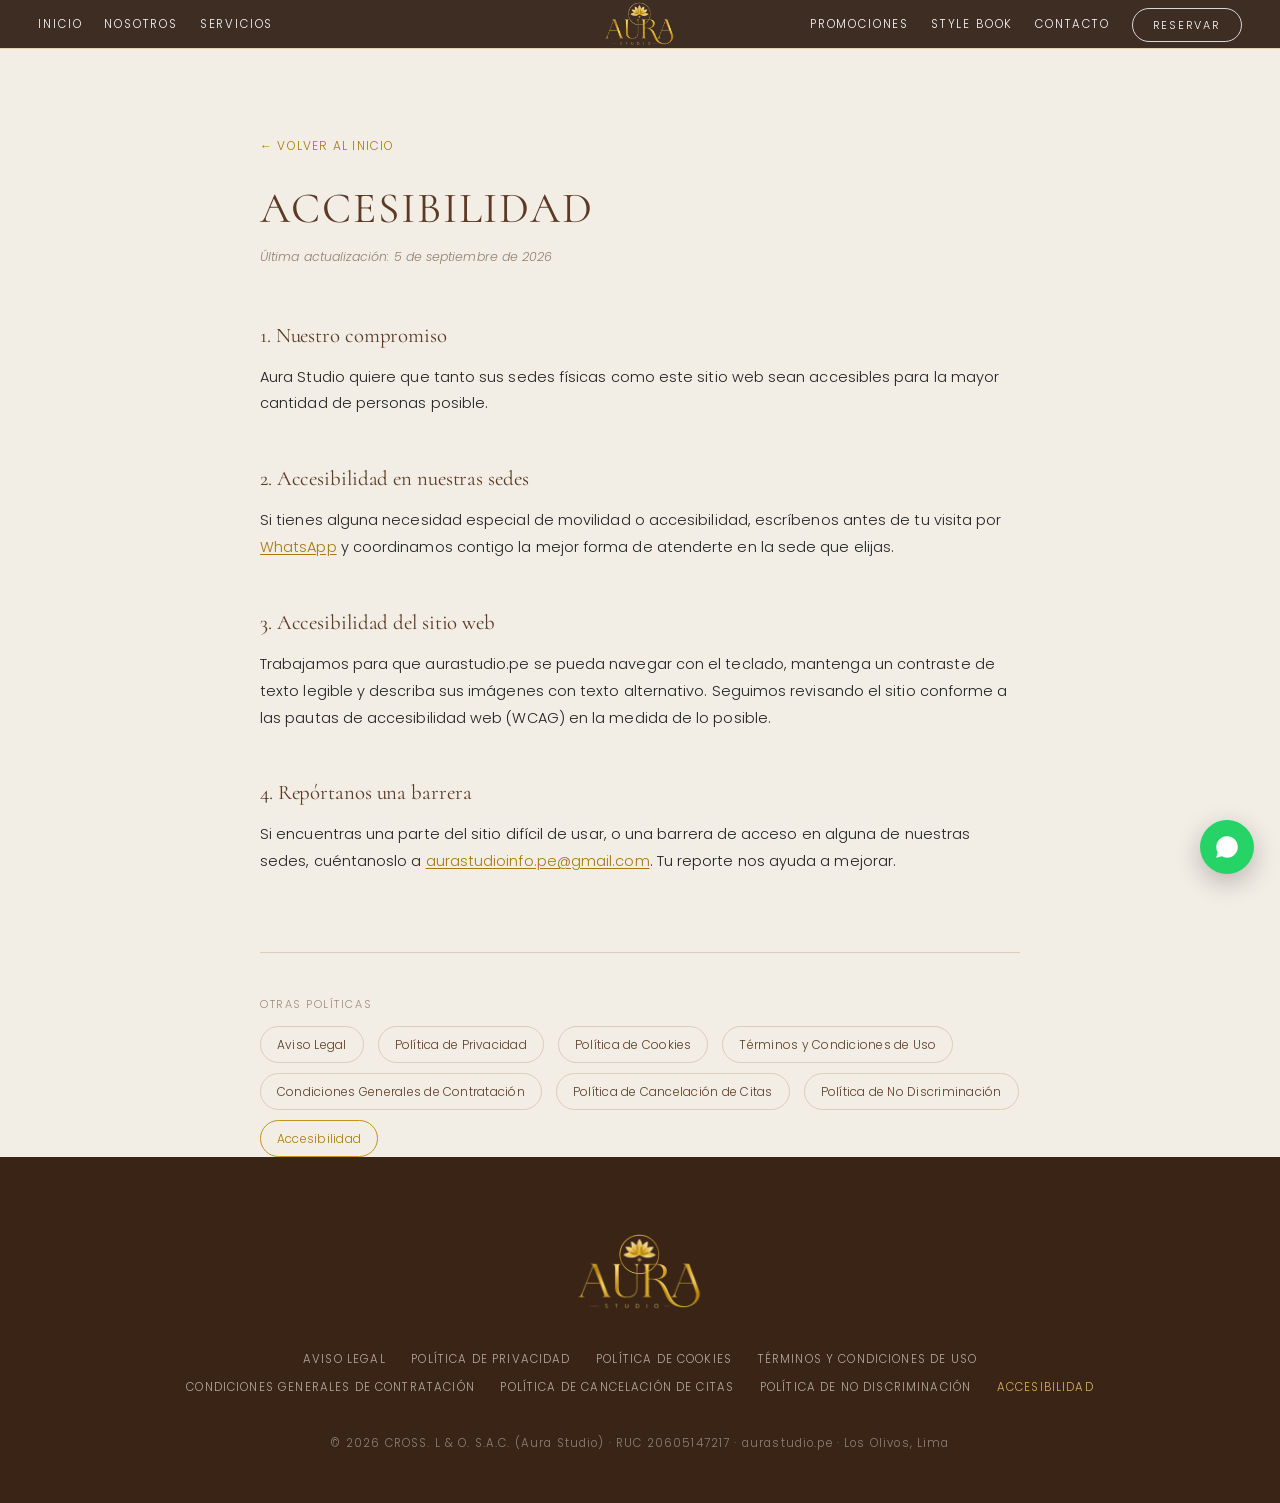
<file: accesibilidad.html>
<!DOCTYPE html>
<html lang="es">
<head>
<meta charset="UTF-8">
<meta name="viewport" content="width=device-width, initial-scale=1">
<title>Accesibilidad | Aura Studio</title>
<meta name="description" content="El compromiso de Aura Studio con la accesibilidad física y digital, y cómo reportarnos una barrera.">
<link rel="preconnect" href="https://fonts.googleapis.com">
<link rel="preconnect" href="https://fonts.gstatic.com" crossorigin>
<link href="https://fonts.googleapis.com/css2?family=Cormorant:wght@300;400;500;600&family=Alex+Brush&family=Poppins:wght@200;300;400;500&display=swap" rel="stylesheet">
<link rel="stylesheet" href="assets/css/style.css">
<link rel="stylesheet" href="assets/css/legal.css">
</head>
<body>

<header class="site-header scrolled" id="site-header">
  <div class="header-inner">
    <nav class="nav nav-left">
      <a href="/#inicio">Inicio</a>
      <a href="/#nosotros">Nosotros</a>
      <a href="/#servicios">Servicios</a>
    </nav>

    <a class="brand" href="/" aria-label="Aura Studio">
      <img src="assets/img/logo.webp" alt="Aura Studio">
    </a>

    <nav class="nav nav-right">
      <a href="/#promociones">Promociones</a>
      <a href="/#stylebook">Style Book</a>
      <a href="/#contacto">Contacto</a>
      <span class="header-cta"><a href="/#reservar">Reservar</a></span>
    </nav>

    <button class="burger" id="burger" aria-label="Menú" aria-expanded="false">
      <span></span><span></span><span></span>
    </button>
  </div>

  <div class="mobile-menu" id="mobile-menu">
    <a href="/#inicio">Inicio</a>
    <a href="/#nosotros">Nosotros</a>
    <a href="/#servicios">Servicios</a>
    <a href="/#promociones">Promociones</a>
    <a href="/#stylebook">Style Book</a>
    <a href="/#contacto">Contacto</a>
    <span class="header-cta"><a href="/#reservar">Reservar Cita</a></span>
  </div>
</header>

<main class="legal-page">
  <div class="legal-hero">
    <a class="legal-back" href="/">&larr; Volver al inicio</a>
    <h1>Accesibilidad</h1>
    <p class="legal-updated">Última actualización: 5 de septiembre de 2026</p>
  </div>

  <div class="legal-content">

    <section>
      <h2>1. Nuestro compromiso</h2>
      <p>Aura Studio quiere que tanto sus sedes físicas como este sitio web
      sean accesibles para la mayor cantidad de personas posible.</p>
    </section>

    <section>
      <h2>2. Accesibilidad en nuestras sedes</h2>
      <p>Si tienes alguna necesidad especial de movilidad o accesibilidad,
      escríbenos antes de tu visita por
      <a href="https://wa.me/51934641018">WhatsApp</a> y coordinamos contigo
      la mejor forma de atenderte en la sede que elijas.</p>
    </section>

    <section>
      <h2>3. Accesibilidad del sitio web</h2>
      <p>Trabajamos para que aurastudio.pe se pueda navegar con el teclado,
      mantenga un contraste de texto legible y describa sus imágenes con
      texto alternativo. Seguimos revisando el sitio conforme a las pautas
      de accesibilidad web (WCAG) en la medida de lo posible.</p>
    </section>

    <section>
      <h2>4. Repórtanos una barrera</h2>
      <p>Si encuentras una parte del sitio difícil de usar, o una barrera de
      acceso en alguna de nuestras sedes, cuéntanoslo a
      <a href="mailto:aurastudioinfo.pe@gmail.com">aurastudioinfo.pe@gmail.com</a>.
      Tu reporte nos ayuda a mejorar.</p>
    </section>

  </div>

  <nav class="legal-crosslinks" aria-label="Otras políticas">
    <span class="legal-crosslinks-label">Otras políticas</span>
    <a href="/aviso-legal">Aviso Legal</a>
    <a href="/privacidad">Política de Privacidad</a>
    <a href="/cookies">Política de Cookies</a>
    <a href="/terminos">Términos y Condiciones de Uso</a>
    <a href="/contratacion">Condiciones Generales de Contratación</a>
    <a href="/cancelacion">Política de Cancelación de Citas</a>
    <a href="/no-discriminacion">Política de No Discriminación</a>
    <a href="/accesibilidad" aria-current="page">Accesibilidad</a>
  </nav>
</main>

<footer class="site-footer">
  <img class="footer-logo" src="assets/img/logo.webp" alt="Aura Studio">
  <nav class="footer-legal">
    <a href="/aviso-legal">Aviso Legal</a>
    <a href="/privacidad">Política de Privacidad</a>
    <a href="/cookies">Política de Cookies</a>
    <a href="/terminos">Términos y Condiciones de Uso</a>
    <a href="/contratacion">Condiciones Generales de Contratación</a>
    <a href="/cancelacion">Política de Cancelación de Citas</a>
    <a href="/no-discriminacion">Política de No Discriminación</a>
    <a href="/accesibilidad" aria-current="page">Accesibilidad</a>
  </nav>
  <p class="copy">© <span id="year"></span> CROSS. L &amp; O. S.A.C. (Aura Studio) · RUC 20605147217 · aurastudio.pe · Los Olivos, Lima</p>
</footer>

<a class="wa-float" href="https://wa.me/51934641018?text=Hola%2C%20vengo%20de%20la%20web%20y%20quisiera%20saber%20m%C3%A1s" target="_blank" rel="noopener" aria-label="Escríbenos por WhatsApp">
  <svg viewBox="0 0 24 24" width="26" height="26" fill="currentColor"><path d="M17.47 14.38c-.3-.15-1.76-.87-2.03-.97-.27-.1-.47-.15-.67.15-.2.3-.77.97-.94 1.17-.17.2-.35.22-.65.07-.3-.15-1.26-.46-2.4-1.48-.89-.79-1.49-1.76-1.66-2.06-.17-.3-.02-.46.13-.61.14-.13.3-.35.45-.52.15-.17.2-.3.3-.5.1-.2.05-.37-.02-.52-.08-.15-.67-1.61-.92-2.2-.24-.58-.49-.5-.67-.51h-.57c-.2 0-.52.07-.79.37-.27.3-1.04 1.02-1.04 2.48s1.06 2.88 1.21 3.08c.15.2 2.1 3.2 5.08 4.49.71.3 1.26.49 1.69.63.71.22 1.36.19 1.87.12.57-.09 1.76-.72 2.01-1.41.25-.7.25-1.29.17-1.42-.07-.13-.27-.2-.57-.35zM12.04 2C6.58 2 2.13 6.45 2.13 11.91c0 1.75.46 3.45 1.32 4.95L2 22l5.27-1.38a9.87 9.87 0 0 0 4.77 1.22h.01c5.46 0 9.91-4.45 9.91-9.91 0-2.65-1.03-5.14-2.9-7.01A9.82 9.82 0 0 0 12.04 2z"/></svg>
</a>

<script>
  document.getElementById('year').textContent = new Date().getFullYear();
  var header = document.getElementById('site-header');
  var burger = document.getElementById('burger');
  function closeMenu(){ header.classList.remove('open'); burger.setAttribute('aria-expanded','false'); }
  if (burger) {
    burger.addEventListener('click', function () {
      var open = header.classList.toggle('open');
      burger.setAttribute('aria-expanded', open ? 'true' : 'false');
    });
  }
  document.querySelectorAll('.mobile-menu a, .nav a').forEach(function (a) {
    a.addEventListener('click', closeMenu);
  });
</script>
</body>
</html>
</file>
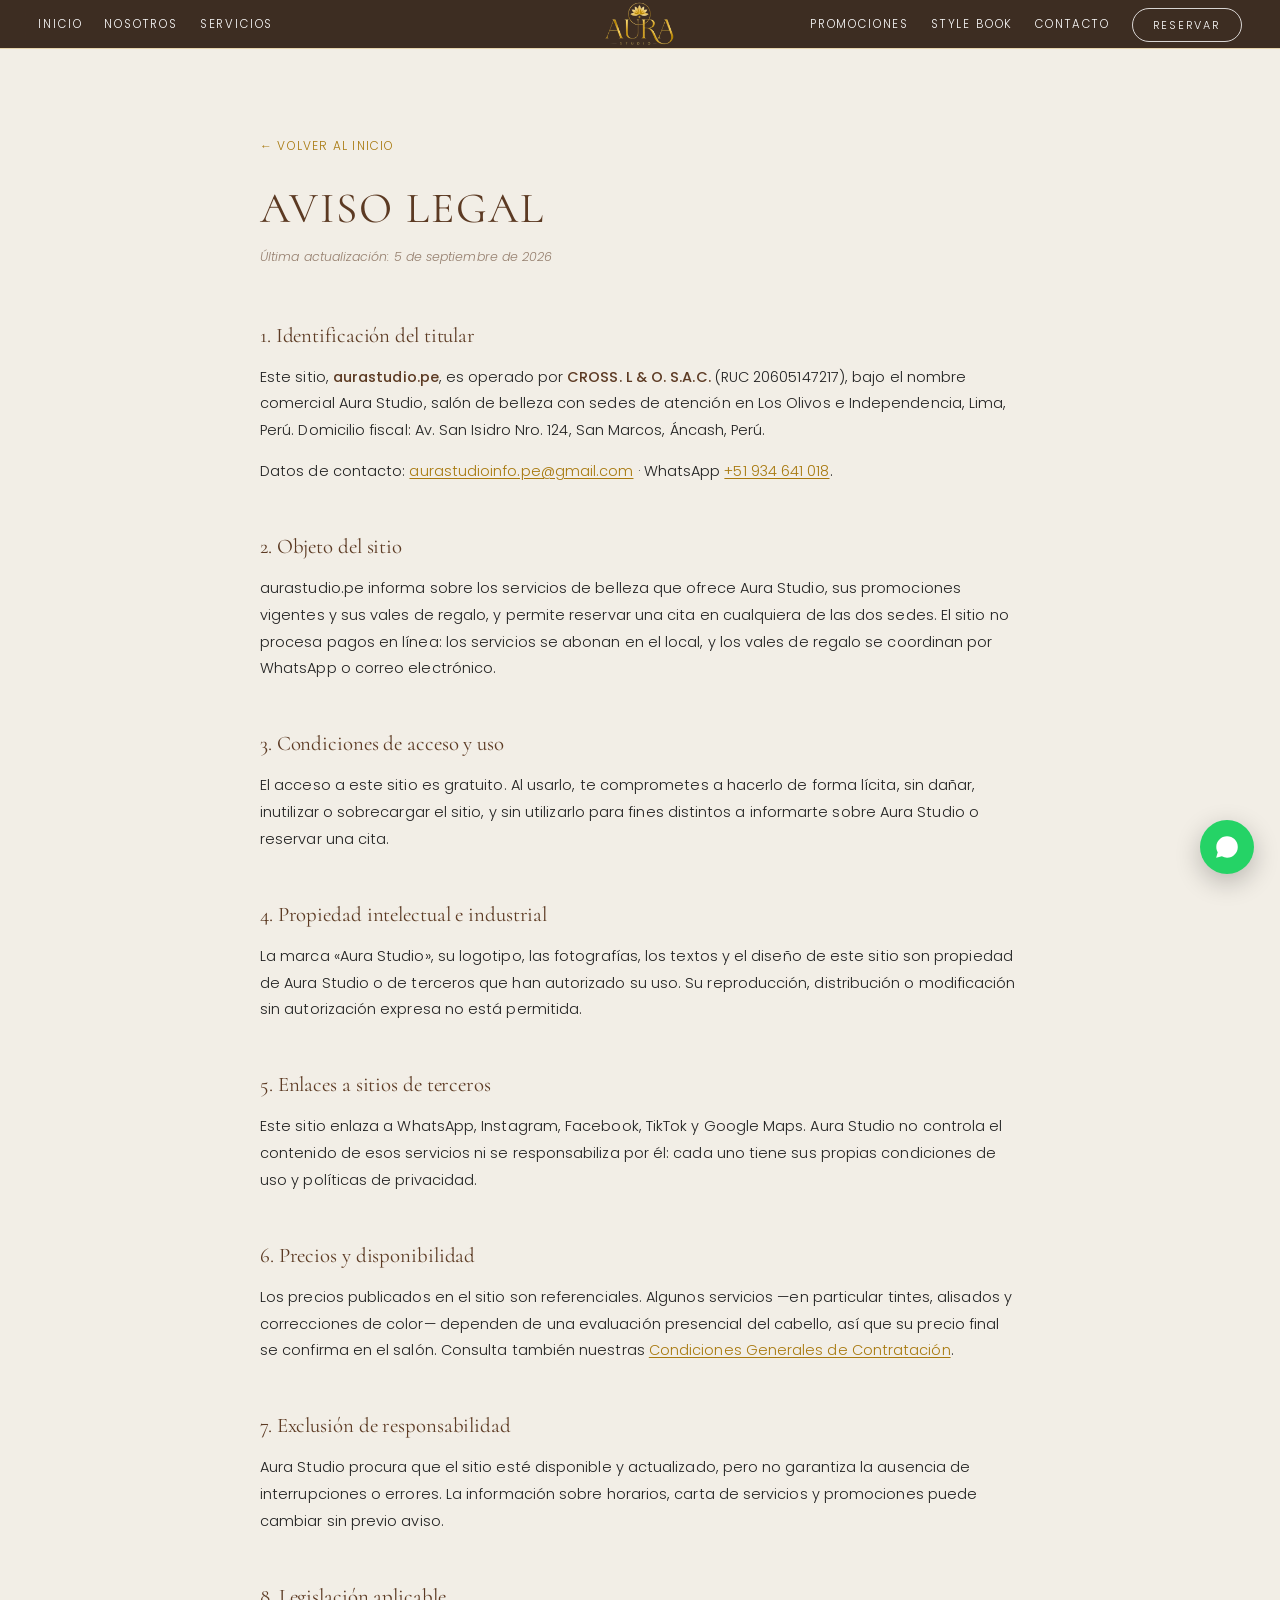
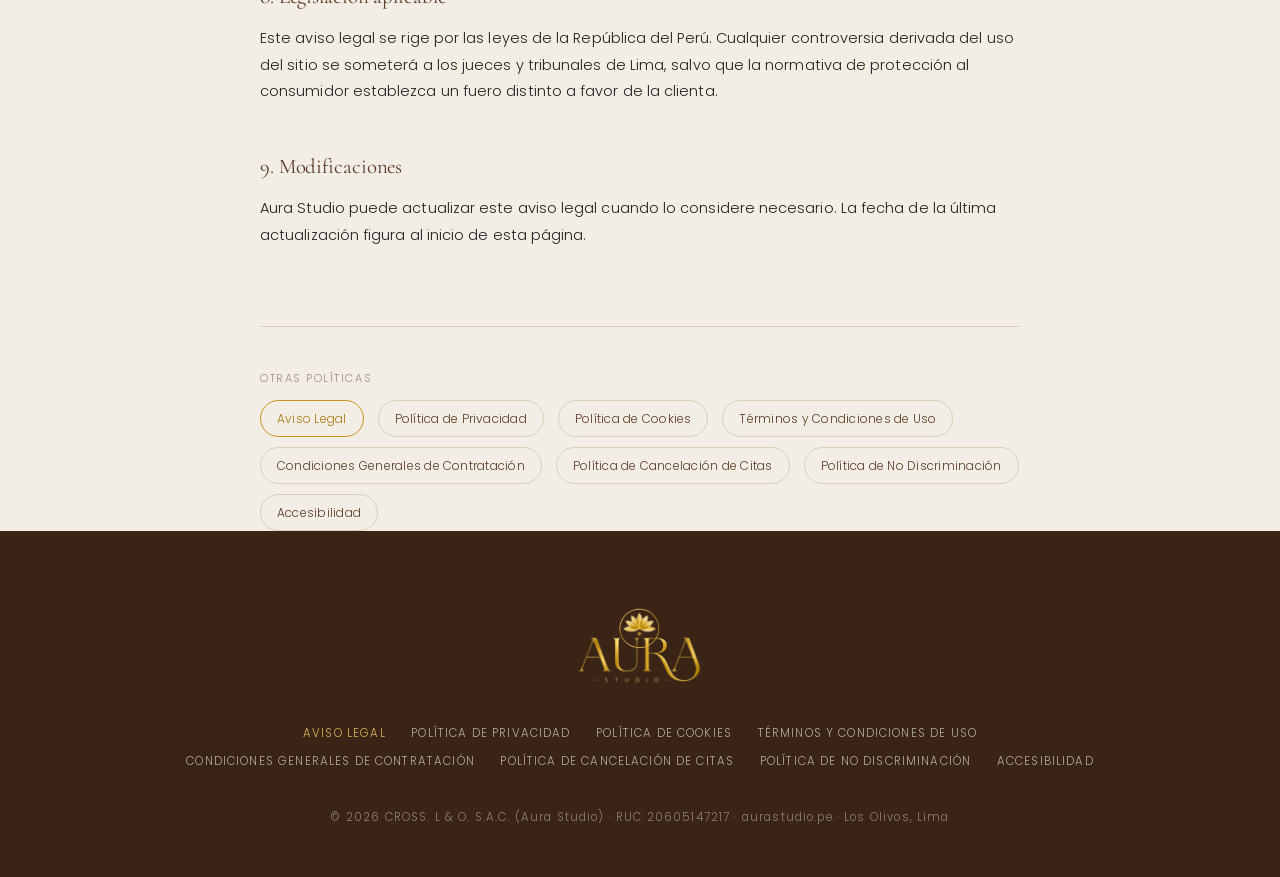
<file: aviso-legal.html>
<!DOCTYPE html>
<html lang="es">
<head>
<meta charset="UTF-8">
<meta name="viewport" content="width=device-width, initial-scale=1">
<title>Aviso Legal | Aura Studio</title>
<meta name="description" content="Identificación del titular de aurastudio.pe, condiciones de acceso al sitio y datos de contacto de Aura Studio.">
<link rel="preconnect" href="https://fonts.googleapis.com">
<link rel="preconnect" href="https://fonts.gstatic.com" crossorigin>
<link href="https://fonts.googleapis.com/css2?family=Cormorant:wght@300;400;500;600&family=Alex+Brush&family=Poppins:wght@200;300;400;500&display=swap" rel="stylesheet">
<link rel="stylesheet" href="assets/css/style.css">
<link rel="stylesheet" href="assets/css/legal.css">
</head>
<body>

<header class="site-header scrolled" id="site-header">
  <div class="header-inner">
    <nav class="nav nav-left">
      <a href="/#inicio">Inicio</a>
      <a href="/#nosotros">Nosotros</a>
      <a href="/#servicios">Servicios</a>
    </nav>

    <a class="brand" href="/" aria-label="Aura Studio">
      <img src="assets/img/logo.webp" alt="Aura Studio">
    </a>

    <nav class="nav nav-right">
      <a href="/#promociones">Promociones</a>
      <a href="/#stylebook">Style Book</a>
      <a href="/#contacto">Contacto</a>
      <span class="header-cta"><a href="/#reservar">Reservar</a></span>
    </nav>

    <button class="burger" id="burger" aria-label="Menú" aria-expanded="false">
      <span></span><span></span><span></span>
    </button>
  </div>

  <div class="mobile-menu" id="mobile-menu">
    <a href="/#inicio">Inicio</a>
    <a href="/#nosotros">Nosotros</a>
    <a href="/#servicios">Servicios</a>
    <a href="/#promociones">Promociones</a>
    <a href="/#stylebook">Style Book</a>
    <a href="/#contacto">Contacto</a>
    <span class="header-cta"><a href="/#reservar">Reservar Cita</a></span>
  </div>
</header>

<main class="legal-page">
  <div class="legal-hero">
    <a class="legal-back" href="/">&larr; Volver al inicio</a>
    <h1>Aviso Legal</h1>
    <p class="legal-updated">Última actualización: 5 de septiembre de 2026</p>
  </div>

  <div class="legal-content">

    <section>
      <h2>1. Identificación del titular</h2>
      <p>Este sitio, <strong>aurastudio.pe</strong>, es operado por
      <strong>CROSS. L &amp; O. S.A.C.</strong> (RUC 20605147217), bajo el
      nombre comercial Aura Studio, salón de belleza con sedes de atención en
      Los Olivos e Independencia, Lima, Perú. Domicilio fiscal: Av. San
      Isidro Nro. 124, San Marcos, Áncash, Perú.</p>
      <p>Datos de contacto: <a href="mailto:aurastudioinfo.pe@gmail.com">aurastudioinfo.pe@gmail.com</a>
      · WhatsApp <a href="https://wa.me/51934641018">+51 934 641 018</a>.</p>
    </section>

    <section>
      <h2>2. Objeto del sitio</h2>
      <p>aurastudio.pe informa sobre los servicios de belleza que ofrece Aura
      Studio, sus promociones vigentes y sus vales de regalo, y permite
      reservar una cita en cualquiera de las dos sedes. El sitio no procesa
      pagos en línea: los servicios se abonan en el local, y los vales de
      regalo se coordinan por WhatsApp o correo electrónico.</p>
    </section>

    <section>
      <h2>3. Condiciones de acceso y uso</h2>
      <p>El acceso a este sitio es gratuito. Al usarlo, te comprometes a
      hacerlo de forma lícita, sin dañar, inutilizar o sobrecargar el sitio,
      y sin utilizarlo para fines distintos a informarte sobre Aura Studio o
      reservar una cita.</p>
    </section>

    <section>
      <h2>4. Propiedad intelectual e industrial</h2>
      <p>La marca «Aura Studio», su logotipo, las fotografías, los textos y el
      diseño de este sitio son propiedad de Aura Studio o de terceros que han
      autorizado su uso. Su reproducción, distribución o modificación sin
      autorización expresa no está permitida.</p>
    </section>

    <section>
      <h2>5. Enlaces a sitios de terceros</h2>
      <p>Este sitio enlaza a WhatsApp, Instagram, Facebook, TikTok y Google
      Maps. Aura Studio no controla el contenido de esos servicios ni se
      responsabiliza por él: cada uno tiene sus propias condiciones de uso y
      políticas de privacidad.</p>
    </section>

    <section>
      <h2>6. Precios y disponibilidad</h2>
      <p>Los precios publicados en el sitio son referenciales. Algunos
      servicios —en particular tintes, alisados y correcciones de color—
      dependen de una evaluación presencial del cabello, así que su precio
      final se confirma en el salón. Consulta también nuestras
      <a href="/contratacion">Condiciones Generales de Contratación</a>.</p>
    </section>

    <section>
      <h2>7. Exclusión de responsabilidad</h2>
      <p>Aura Studio procura que el sitio esté disponible y actualizado, pero
      no garantiza la ausencia de interrupciones o errores. La información
      sobre horarios, carta de servicios y promociones puede cambiar sin
      previo aviso.</p>
    </section>

    <section>
      <h2>8. Legislación aplicable</h2>
      <p>Este aviso legal se rige por las leyes de la República del Perú.
      Cualquier controversia derivada del uso del sitio se someterá a los
      jueces y tribunales de Lima, salvo que la normativa de protección al
      consumidor establezca un fuero distinto a favor de la clienta.</p>
    </section>

    <section>
      <h2>9. Modificaciones</h2>
      <p>Aura Studio puede actualizar este aviso legal cuando lo considere
      necesario. La fecha de la última actualización figura al inicio de esta
      página.</p>
    </section>

  </div>

  <nav class="legal-crosslinks" aria-label="Otras políticas">
    <span class="legal-crosslinks-label">Otras políticas</span>
    <a href="/aviso-legal" aria-current="page">Aviso Legal</a>
    <a href="/privacidad">Política de Privacidad</a>
    <a href="/cookies">Política de Cookies</a>
    <a href="/terminos">Términos y Condiciones de Uso</a>
    <a href="/contratacion">Condiciones Generales de Contratación</a>
    <a href="/cancelacion">Política de Cancelación de Citas</a>
    <a href="/no-discriminacion">Política de No Discriminación</a>
    <a href="/accesibilidad">Accesibilidad</a>
  </nav>
</main>

<footer class="site-footer">
  <img class="footer-logo" src="assets/img/logo.webp" alt="Aura Studio">
  <nav class="footer-legal">
    <a href="/aviso-legal" aria-current="page">Aviso Legal</a>
    <a href="/privacidad">Política de Privacidad</a>
    <a href="/cookies">Política de Cookies</a>
    <a href="/terminos">Términos y Condiciones de Uso</a>
    <a href="/contratacion">Condiciones Generales de Contratación</a>
    <a href="/cancelacion">Política de Cancelación de Citas</a>
    <a href="/no-discriminacion">Política de No Discriminación</a>
    <a href="/accesibilidad">Accesibilidad</a>
  </nav>
  <p class="copy">© <span id="year"></span> CROSS. L &amp; O. S.A.C. (Aura Studio) · RUC 20605147217 · aurastudio.pe · Los Olivos, Lima</p>
</footer>

<a class="wa-float" href="https://wa.me/51934641018?text=Hola%2C%20vengo%20de%20la%20web%20y%20quisiera%20saber%20m%C3%A1s" target="_blank" rel="noopener" aria-label="Escríbenos por WhatsApp">
  <svg viewBox="0 0 24 24" width="26" height="26" fill="currentColor"><path d="M17.47 14.38c-.3-.15-1.76-.87-2.03-.97-.27-.1-.47-.15-.67.15-.2.3-.77.97-.94 1.17-.17.2-.35.22-.65.07-.3-.15-1.26-.46-2.4-1.48-.89-.79-1.49-1.76-1.66-2.06-.17-.3-.02-.46.13-.61.14-.13.3-.35.45-.52.15-.17.2-.3.3-.5.1-.2.05-.37-.02-.52-.08-.15-.67-1.61-.92-2.2-.24-.58-.49-.5-.67-.51h-.57c-.2 0-.52.07-.79.37-.27.3-1.04 1.02-1.04 2.48s1.06 2.88 1.21 3.08c.15.2 2.1 3.2 5.08 4.49.71.3 1.26.49 1.69.63.71.22 1.36.19 1.87.12.57-.09 1.76-.72 2.01-1.41.25-.7.25-1.29.17-1.42-.07-.13-.27-.2-.57-.35zM12.04 2C6.58 2 2.13 6.45 2.13 11.91c0 1.75.46 3.45 1.32 4.95L2 22l5.27-1.38a9.87 9.87 0 0 0 4.77 1.22h.01c5.46 0 9.91-4.45 9.91-9.91 0-2.65-1.03-5.14-2.9-7.01A9.82 9.82 0 0 0 12.04 2z"/></svg>
</a>

<script>
  document.getElementById('year').textContent = new Date().getFullYear();
  var header = document.getElementById('site-header');
  var burger = document.getElementById('burger');
  function closeMenu(){ header.classList.remove('open'); burger.setAttribute('aria-expanded','false'); }
  if (burger) {
    burger.addEventListener('click', function () {
      var open = header.classList.toggle('open');
      burger.setAttribute('aria-expanded', open ? 'true' : 'false');
    });
  }
  document.querySelectorAll('.mobile-menu a, .nav a').forEach(function (a) {
    a.addEventListener('click', closeMenu);
  });
</script>
</body>
</html>
</file>
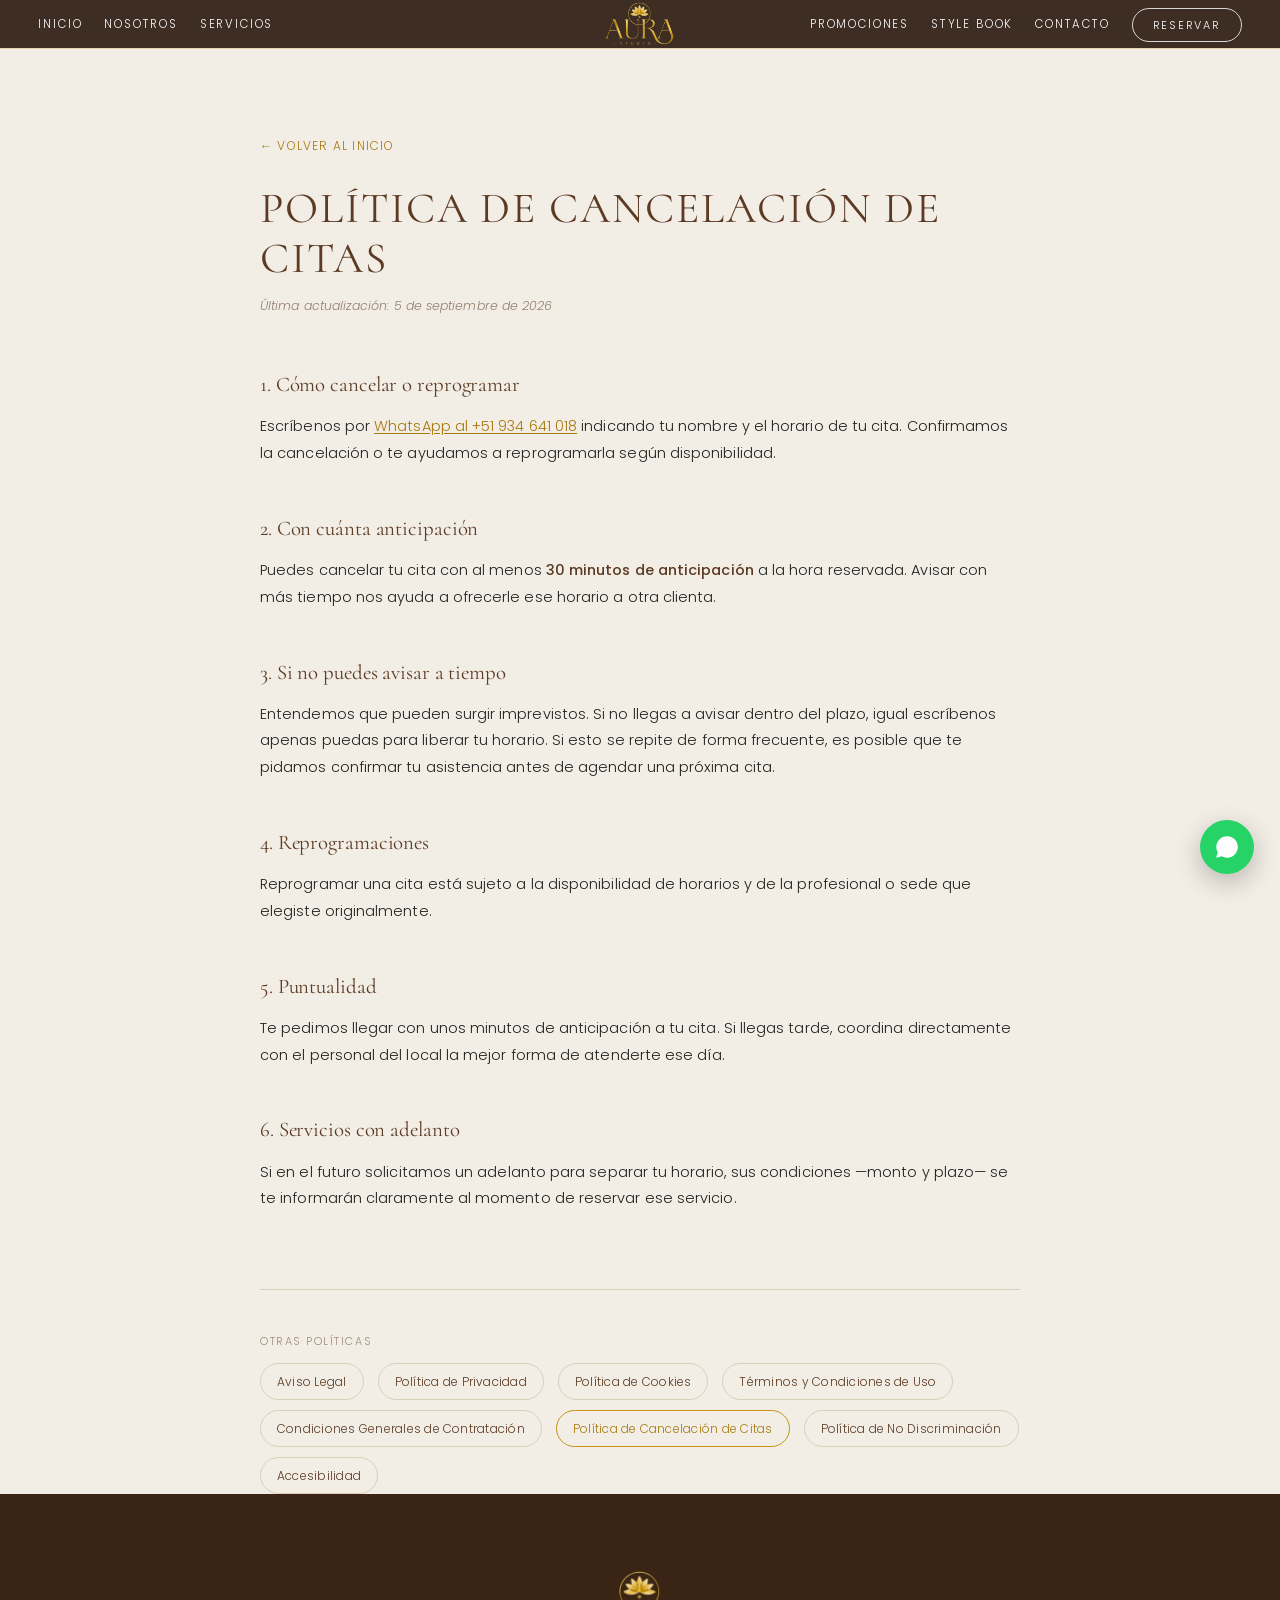
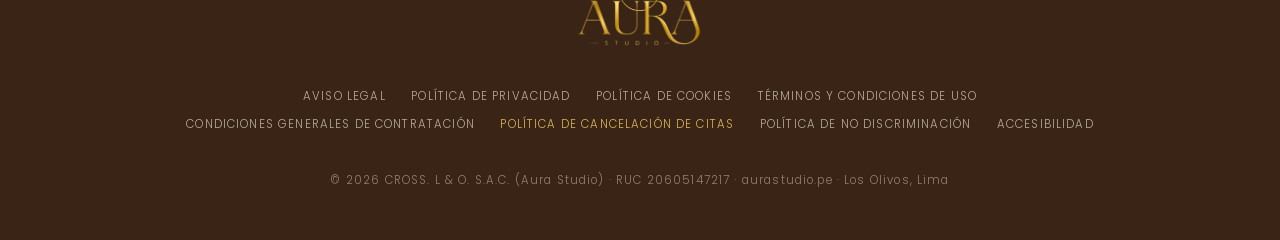
<file: cancelacion.html>
<!DOCTYPE html>
<html lang="es">
<head>
<meta charset="UTF-8">
<meta name="viewport" content="width=device-width, initial-scale=1">
<title>Política de Cancelación de Citas | Aura Studio</title>
<meta name="description" content="Cómo cancelar o reprogramar una cita en Aura Studio y con cuánta anticipación.">
<link rel="preconnect" href="https://fonts.googleapis.com">
<link rel="preconnect" href="https://fonts.gstatic.com" crossorigin>
<link href="https://fonts.googleapis.com/css2?family=Cormorant:wght@300;400;500;600&family=Alex+Brush&family=Poppins:wght@200;300;400;500&display=swap" rel="stylesheet">
<link rel="stylesheet" href="assets/css/style.css">
<link rel="stylesheet" href="assets/css/legal.css">
</head>
<body>

<header class="site-header scrolled" id="site-header">
  <div class="header-inner">
    <nav class="nav nav-left">
      <a href="/#inicio">Inicio</a>
      <a href="/#nosotros">Nosotros</a>
      <a href="/#servicios">Servicios</a>
    </nav>

    <a class="brand" href="/" aria-label="Aura Studio">
      <img src="assets/img/logo.webp" alt="Aura Studio">
    </a>

    <nav class="nav nav-right">
      <a href="/#promociones">Promociones</a>
      <a href="/#stylebook">Style Book</a>
      <a href="/#contacto">Contacto</a>
      <span class="header-cta"><a href="/#reservar">Reservar</a></span>
    </nav>

    <button class="burger" id="burger" aria-label="Menú" aria-expanded="false">
      <span></span><span></span><span></span>
    </button>
  </div>

  <div class="mobile-menu" id="mobile-menu">
    <a href="/#inicio">Inicio</a>
    <a href="/#nosotros">Nosotros</a>
    <a href="/#servicios">Servicios</a>
    <a href="/#promociones">Promociones</a>
    <a href="/#stylebook">Style Book</a>
    <a href="/#contacto">Contacto</a>
    <span class="header-cta"><a href="/#reservar">Reservar Cita</a></span>
  </div>
</header>

<main class="legal-page">
  <div class="legal-hero">
    <a class="legal-back" href="/">&larr; Volver al inicio</a>
    <h1>Política de Cancelación de Citas</h1>
    <p class="legal-updated">Última actualización: 5 de septiembre de 2026</p>
  </div>

  <div class="legal-content">

    <section>
      <h2>1. Cómo cancelar o reprogramar</h2>
      <p>Escríbenos por <a href="https://wa.me/51934641018">WhatsApp al +51
      934 641 018</a> indicando tu nombre y el horario de tu cita. Confirmamos
      la cancelación o te ayudamos a reprogramarla según disponibilidad.</p>
    </section>

    <section>
      <h2>2. Con cuánta anticipación</h2>
      <p>Puedes cancelar tu cita con al menos <strong>30 minutos de
      anticipación</strong> a la hora reservada. Avisar con más tiempo nos
      ayuda a ofrecerle ese horario a otra clienta.</p>
    </section>

    <section>
      <h2>3. Si no puedes avisar a tiempo</h2>
      <p>Entendemos que pueden surgir imprevistos. Si no llegas a avisar
      dentro del plazo, igual escríbenos apenas puedas para liberar tu
      horario. Si esto se repite de forma frecuente, es posible que te
      pidamos confirmar tu asistencia antes de agendar una próxima cita.</p>
    </section>

    <section>
      <h2>4. Reprogramaciones</h2>
      <p>Reprogramar una cita está sujeto a la disponibilidad de horarios y
      de la profesional o sede que elegiste originalmente.</p>
    </section>

    <section>
      <h2>5. Puntualidad</h2>
      <p>Te pedimos llegar con unos minutos de anticipación a tu cita. Si
      llegas tarde, coordina directamente con el personal del local la mejor
      forma de atenderte ese día.</p>
    </section>

    <section>
      <h2>6. Servicios con adelanto</h2>
      <p>Si en el futuro solicitamos un adelanto para separar tu horario, sus
      condiciones —monto y plazo— se te informarán claramente al momento de
      reservar ese servicio.</p>
    </section>

  </div>

  <nav class="legal-crosslinks" aria-label="Otras políticas">
    <span class="legal-crosslinks-label">Otras políticas</span>
    <a href="/aviso-legal">Aviso Legal</a>
    <a href="/privacidad">Política de Privacidad</a>
    <a href="/cookies">Política de Cookies</a>
    <a href="/terminos">Términos y Condiciones de Uso</a>
    <a href="/contratacion">Condiciones Generales de Contratación</a>
    <a href="/cancelacion" aria-current="page">Política de Cancelación de Citas</a>
    <a href="/no-discriminacion">Política de No Discriminación</a>
    <a href="/accesibilidad">Accesibilidad</a>
  </nav>
</main>

<footer class="site-footer">
  <img class="footer-logo" src="assets/img/logo.webp" alt="Aura Studio">
  <nav class="footer-legal">
    <a href="/aviso-legal">Aviso Legal</a>
    <a href="/privacidad">Política de Privacidad</a>
    <a href="/cookies">Política de Cookies</a>
    <a href="/terminos">Términos y Condiciones de Uso</a>
    <a href="/contratacion">Condiciones Generales de Contratación</a>
    <a href="/cancelacion" aria-current="page">Política de Cancelación de Citas</a>
    <a href="/no-discriminacion">Política de No Discriminación</a>
    <a href="/accesibilidad">Accesibilidad</a>
  </nav>
  <p class="copy">© <span id="year"></span> CROSS. L &amp; O. S.A.C. (Aura Studio) · RUC 20605147217 · aurastudio.pe · Los Olivos, Lima</p>
</footer>

<a class="wa-float" href="https://wa.me/51934641018?text=Hola%2C%20vengo%20de%20la%20web%20y%20quisiera%20saber%20m%C3%A1s" target="_blank" rel="noopener" aria-label="Escríbenos por WhatsApp">
  <svg viewBox="0 0 24 24" width="26" height="26" fill="currentColor"><path d="M17.47 14.38c-.3-.15-1.76-.87-2.03-.97-.27-.1-.47-.15-.67.15-.2.3-.77.97-.94 1.17-.17.2-.35.22-.65.07-.3-.15-1.26-.46-2.4-1.48-.89-.79-1.49-1.76-1.66-2.06-.17-.3-.02-.46.13-.61.14-.13.3-.35.45-.52.15-.17.2-.3.3-.5.1-.2.05-.37-.02-.52-.08-.15-.67-1.61-.92-2.2-.24-.58-.49-.5-.67-.51h-.57c-.2 0-.52.07-.79.37-.27.3-1.04 1.02-1.04 2.48s1.06 2.88 1.21 3.08c.15.2 2.1 3.2 5.08 4.49.71.3 1.26.49 1.69.63.71.22 1.36.19 1.87.12.57-.09 1.76-.72 2.01-1.41.25-.7.25-1.29.17-1.42-.07-.13-.27-.2-.57-.35zM12.04 2C6.58 2 2.13 6.45 2.13 11.91c0 1.75.46 3.45 1.32 4.95L2 22l5.27-1.38a9.87 9.87 0 0 0 4.77 1.22h.01c5.46 0 9.91-4.45 9.91-9.91 0-2.65-1.03-5.14-2.9-7.01A9.82 9.82 0 0 0 12.04 2z"/></svg>
</a>

<script>
  document.getElementById('year').textContent = new Date().getFullYear();
  var header = document.getElementById('site-header');
  var burger = document.getElementById('burger');
  function closeMenu(){ header.classList.remove('open'); burger.setAttribute('aria-expanded','false'); }
  if (burger) {
    burger.addEventListener('click', function () {
      var open = header.classList.toggle('open');
      burger.setAttribute('aria-expanded', open ? 'true' : 'false');
    });
  }
  document.querySelectorAll('.mobile-menu a, .nav a').forEach(function (a) {
    a.addEventListener('click', closeMenu);
  });
</script>
</body>
</html>
</file>
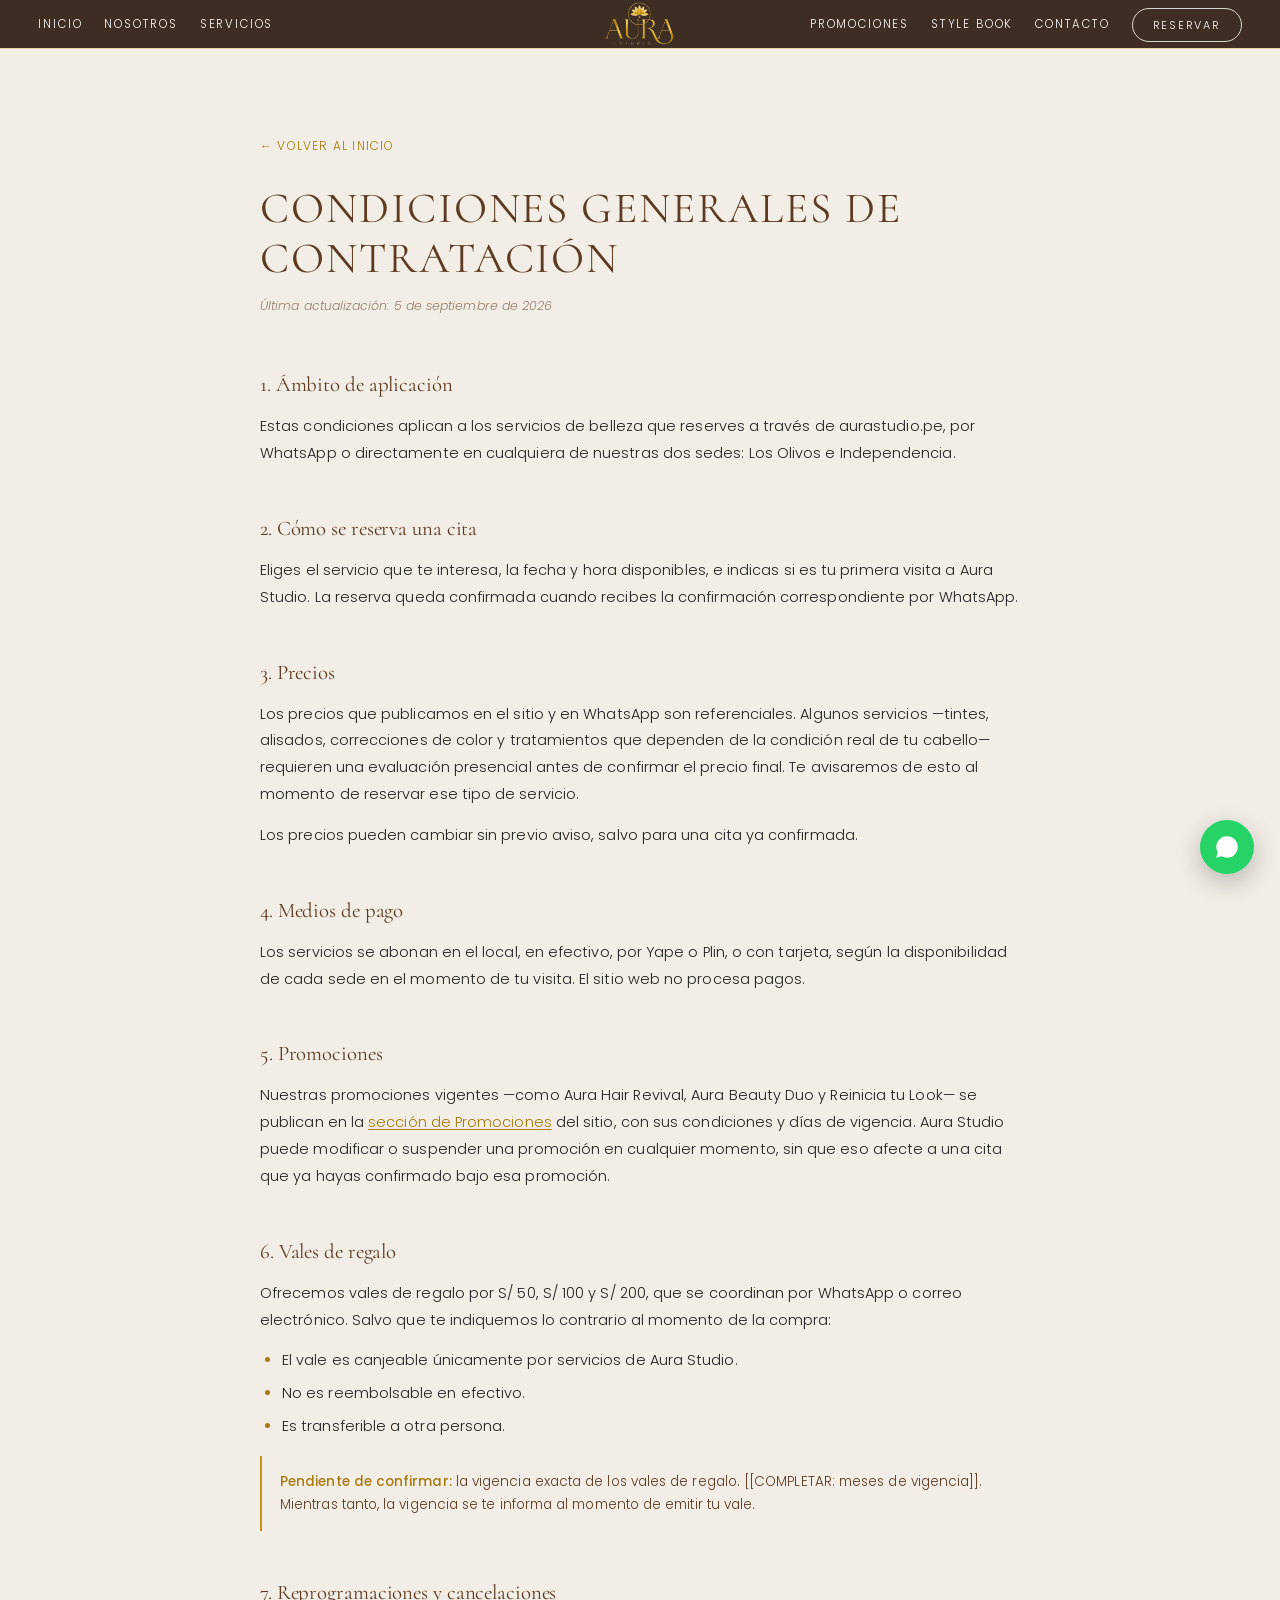
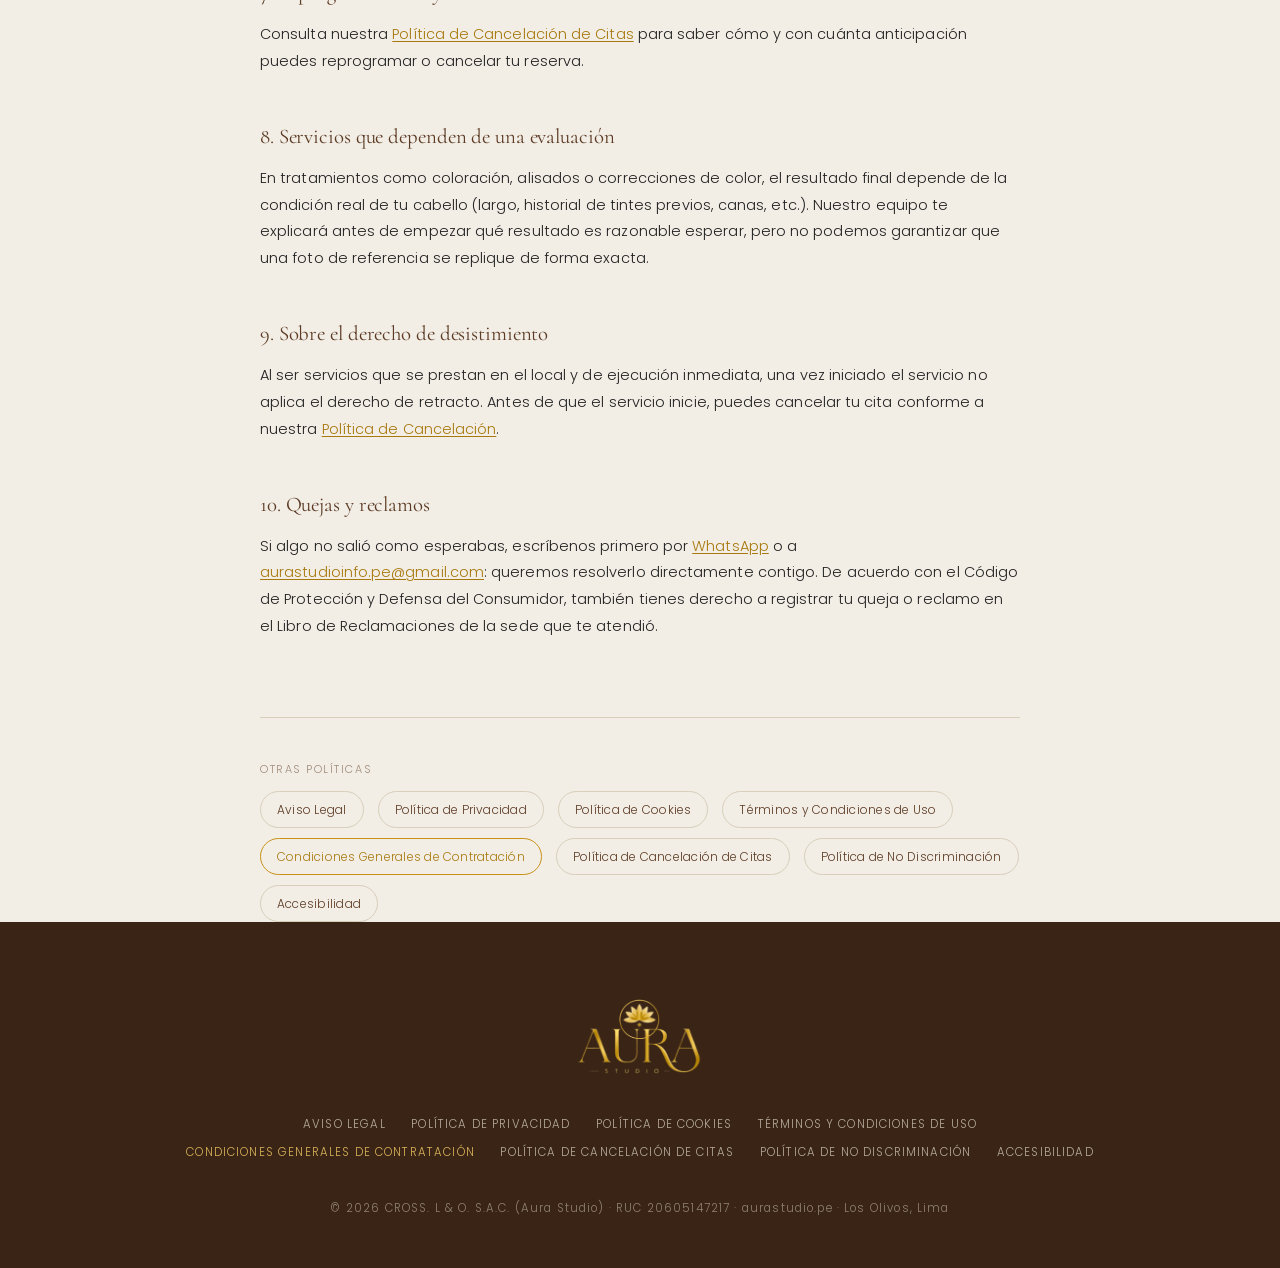
<file: contratacion.html>
<!DOCTYPE html>
<html lang="es">
<head>
<meta charset="UTF-8">
<meta name="viewport" content="width=device-width, initial-scale=1">
<title>Condiciones Generales de Contratación | Aura Studio</title>
<meta name="description" content="Cómo se contratan los servicios de Aura Studio: precios, promociones, vales de regalo y medios de pago.">
<link rel="preconnect" href="https://fonts.googleapis.com">
<link rel="preconnect" href="https://fonts.gstatic.com" crossorigin>
<link href="https://fonts.googleapis.com/css2?family=Cormorant:wght@300;400;500;600&family=Alex+Brush&family=Poppins:wght@200;300;400;500&display=swap" rel="stylesheet">
<link rel="stylesheet" href="assets/css/style.css">
<link rel="stylesheet" href="assets/css/legal.css">
</head>
<body>

<header class="site-header scrolled" id="site-header">
  <div class="header-inner">
    <nav class="nav nav-left">
      <a href="/#inicio">Inicio</a>
      <a href="/#nosotros">Nosotros</a>
      <a href="/#servicios">Servicios</a>
    </nav>

    <a class="brand" href="/" aria-label="Aura Studio">
      <img src="assets/img/logo.webp" alt="Aura Studio">
    </a>

    <nav class="nav nav-right">
      <a href="/#promociones">Promociones</a>
      <a href="/#stylebook">Style Book</a>
      <a href="/#contacto">Contacto</a>
      <span class="header-cta"><a href="/#reservar">Reservar</a></span>
    </nav>

    <button class="burger" id="burger" aria-label="Menú" aria-expanded="false">
      <span></span><span></span><span></span>
    </button>
  </div>

  <div class="mobile-menu" id="mobile-menu">
    <a href="/#inicio">Inicio</a>
    <a href="/#nosotros">Nosotros</a>
    <a href="/#servicios">Servicios</a>
    <a href="/#promociones">Promociones</a>
    <a href="/#stylebook">Style Book</a>
    <a href="/#contacto">Contacto</a>
    <span class="header-cta"><a href="/#reservar">Reservar Cita</a></span>
  </div>
</header>

<main class="legal-page">
  <div class="legal-hero">
    <a class="legal-back" href="/">&larr; Volver al inicio</a>
    <h1>Condiciones Generales de Contratación</h1>
    <p class="legal-updated">Última actualización: 5 de septiembre de 2026</p>
  </div>

  <div class="legal-content">

    <section>
      <h2>1. Ámbito de aplicación</h2>
      <p>Estas condiciones aplican a los servicios de belleza que reserves a
      través de aurastudio.pe, por WhatsApp o directamente en cualquiera de
      nuestras dos sedes: Los Olivos e Independencia.</p>
    </section>

    <section>
      <h2>2. Cómo se reserva una cita</h2>
      <p>Eliges el servicio que te interesa, la fecha y hora disponibles, e
      indicas si es tu primera visita a Aura Studio. La reserva queda
      confirmada cuando recibes la confirmación correspondiente por
      WhatsApp.</p>
    </section>

    <section>
      <h2>3. Precios</h2>
      <p>Los precios que publicamos en el sitio y en WhatsApp son
      referenciales. Algunos servicios —tintes, alisados, correcciones de
      color y tratamientos que dependen de la condición real de tu cabello—
      requieren una evaluación presencial antes de confirmar el precio
      final. Te avisaremos de esto al momento de reservar ese tipo de
      servicio.</p>
      <p>Los precios pueden cambiar sin previo aviso, salvo para una cita ya
      confirmada.</p>
    </section>

    <section>
      <h2>4. Medios de pago</h2>
      <p>Los servicios se abonan en el local, en efectivo, por Yape o Plin, o
      con tarjeta, según la disponibilidad de cada sede en el momento de tu
      visita. El sitio web no procesa pagos.</p>
    </section>

    <section>
      <h2>5. Promociones</h2>
      <p>Nuestras promociones vigentes —como Aura Hair Revival, Aura Beauty
      Duo y Reinicia tu Look— se publican en la
      <a href="/#promociones">sección de Promociones</a> del sitio,
      con sus condiciones y días de vigencia. Aura Studio puede modificar o
      suspender una promoción en cualquier momento, sin que eso afecte a una
      cita que ya hayas confirmado bajo esa promoción.</p>
    </section>

    <section>
      <h2>6. Vales de regalo</h2>
      <p>Ofrecemos vales de regalo por S/ 50, S/ 100 y S/ 200, que se
      coordinan por WhatsApp o correo electrónico. Salvo que te indiquemos
      lo contrario al momento de la compra:</p>
      <ul>
        <li>El vale es canjeable únicamente por servicios de Aura Studio.</li>
        <li>No es reembolsable en efectivo.</li>
        <li>Es transferible a otra persona.</li>
      </ul>
      <div class="legal-note"><strong>Pendiente de confirmar:</strong> la
      vigencia exacta de los vales de regalo. [[COMPLETAR: meses de
      vigencia]]. Mientras tanto, la vigencia se te informa al momento de
      emitir tu vale.</div>
    </section>

    <section>
      <h2>7. Reprogramaciones y cancelaciones</h2>
      <p>Consulta nuestra <a href="/cancelacion">Política de Cancelación
      de Citas</a> para saber cómo y con cuánta anticipación puedes
      reprogramar o cancelar tu reserva.</p>
    </section>

    <section>
      <h2>8. Servicios que dependen de una evaluación</h2>
      <p>En tratamientos como coloración, alisados o correcciones de color,
      el resultado final depende de la condición real de tu cabello (largo,
      historial de tintes previos, canas, etc.). Nuestro equipo te explicará
      antes de empezar qué resultado es razonable esperar, pero no podemos
      garantizar que una foto de referencia se replique de forma exacta.</p>
    </section>

    <section>
      <h2>9. Sobre el derecho de desistimiento</h2>
      <p>Al ser servicios que se prestan en el local y de ejecución
      inmediata, una vez iniciado el servicio no aplica el derecho de
      retracto. Antes de que el servicio inicie, puedes cancelar tu cita
      conforme a nuestra <a href="/cancelacion">Política de
      Cancelación</a>.</p>
    </section>

    <section>
      <h2>10. Quejas y reclamos</h2>
      <p>Si algo no salió como esperabas, escríbenos primero por
      <a href="https://wa.me/51934641018">WhatsApp</a> o a
      <a href="mailto:aurastudioinfo.pe@gmail.com">aurastudioinfo.pe@gmail.com</a>:
      queremos resolverlo directamente contigo. De acuerdo con el Código de
      Protección y Defensa del Consumidor, también tienes derecho a registrar
      tu queja o reclamo en el Libro de Reclamaciones de la sede que te
      atendió.</p>
    </section>

  </div>

  <nav class="legal-crosslinks" aria-label="Otras políticas">
    <span class="legal-crosslinks-label">Otras políticas</span>
    <a href="/aviso-legal">Aviso Legal</a>
    <a href="/privacidad">Política de Privacidad</a>
    <a href="/cookies">Política de Cookies</a>
    <a href="/terminos">Términos y Condiciones de Uso</a>
    <a href="/contratacion" aria-current="page">Condiciones Generales de Contratación</a>
    <a href="/cancelacion">Política de Cancelación de Citas</a>
    <a href="/no-discriminacion">Política de No Discriminación</a>
    <a href="/accesibilidad">Accesibilidad</a>
  </nav>
</main>

<footer class="site-footer">
  <img class="footer-logo" src="assets/img/logo.webp" alt="Aura Studio">
  <nav class="footer-legal">
    <a href="/aviso-legal">Aviso Legal</a>
    <a href="/privacidad">Política de Privacidad</a>
    <a href="/cookies">Política de Cookies</a>
    <a href="/terminos">Términos y Condiciones de Uso</a>
    <a href="/contratacion" aria-current="page">Condiciones Generales de Contratación</a>
    <a href="/cancelacion">Política de Cancelación de Citas</a>
    <a href="/no-discriminacion">Política de No Discriminación</a>
    <a href="/accesibilidad">Accesibilidad</a>
  </nav>
  <p class="copy">© <span id="year"></span> CROSS. L &amp; O. S.A.C. (Aura Studio) · RUC 20605147217 · aurastudio.pe · Los Olivos, Lima</p>
</footer>

<a class="wa-float" href="https://wa.me/51934641018?text=Hola%2C%20vengo%20de%20la%20web%20y%20quisiera%20saber%20m%C3%A1s" target="_blank" rel="noopener" aria-label="Escríbenos por WhatsApp">
  <svg viewBox="0 0 24 24" width="26" height="26" fill="currentColor"><path d="M17.47 14.38c-.3-.15-1.76-.87-2.03-.97-.27-.1-.47-.15-.67.15-.2.3-.77.97-.94 1.17-.17.2-.35.22-.65.07-.3-.15-1.26-.46-2.4-1.48-.89-.79-1.49-1.76-1.66-2.06-.17-.3-.02-.46.13-.61.14-.13.3-.35.45-.52.15-.17.2-.3.3-.5.1-.2.05-.37-.02-.52-.08-.15-.67-1.61-.92-2.2-.24-.58-.49-.5-.67-.51h-.57c-.2 0-.52.07-.79.37-.27.3-1.04 1.02-1.04 2.48s1.06 2.88 1.21 3.08c.15.2 2.1 3.2 5.08 4.49.71.3 1.26.49 1.69.63.71.22 1.36.19 1.87.12.57-.09 1.76-.72 2.01-1.41.25-.7.25-1.29.17-1.42-.07-.13-.27-.2-.57-.35zM12.04 2C6.58 2 2.13 6.45 2.13 11.91c0 1.75.46 3.45 1.32 4.95L2 22l5.27-1.38a9.87 9.87 0 0 0 4.77 1.22h.01c5.46 0 9.91-4.45 9.91-9.91 0-2.65-1.03-5.14-2.9-7.01A9.82 9.82 0 0 0 12.04 2z"/></svg>
</a>

<script>
  document.getElementById('year').textContent = new Date().getFullYear();
  var header = document.getElementById('site-header');
  var burger = document.getElementById('burger');
  function closeMenu(){ header.classList.remove('open'); burger.setAttribute('aria-expanded','false'); }
  if (burger) {
    burger.addEventListener('click', function () {
      var open = header.classList.toggle('open');
      burger.setAttribute('aria-expanded', open ? 'true' : 'false');
    });
  }
  document.querySelectorAll('.mobile-menu a, .nav a').forEach(function (a) {
    a.addEventListener('click', closeMenu);
  });
</script>
</body>
</html>
</file>
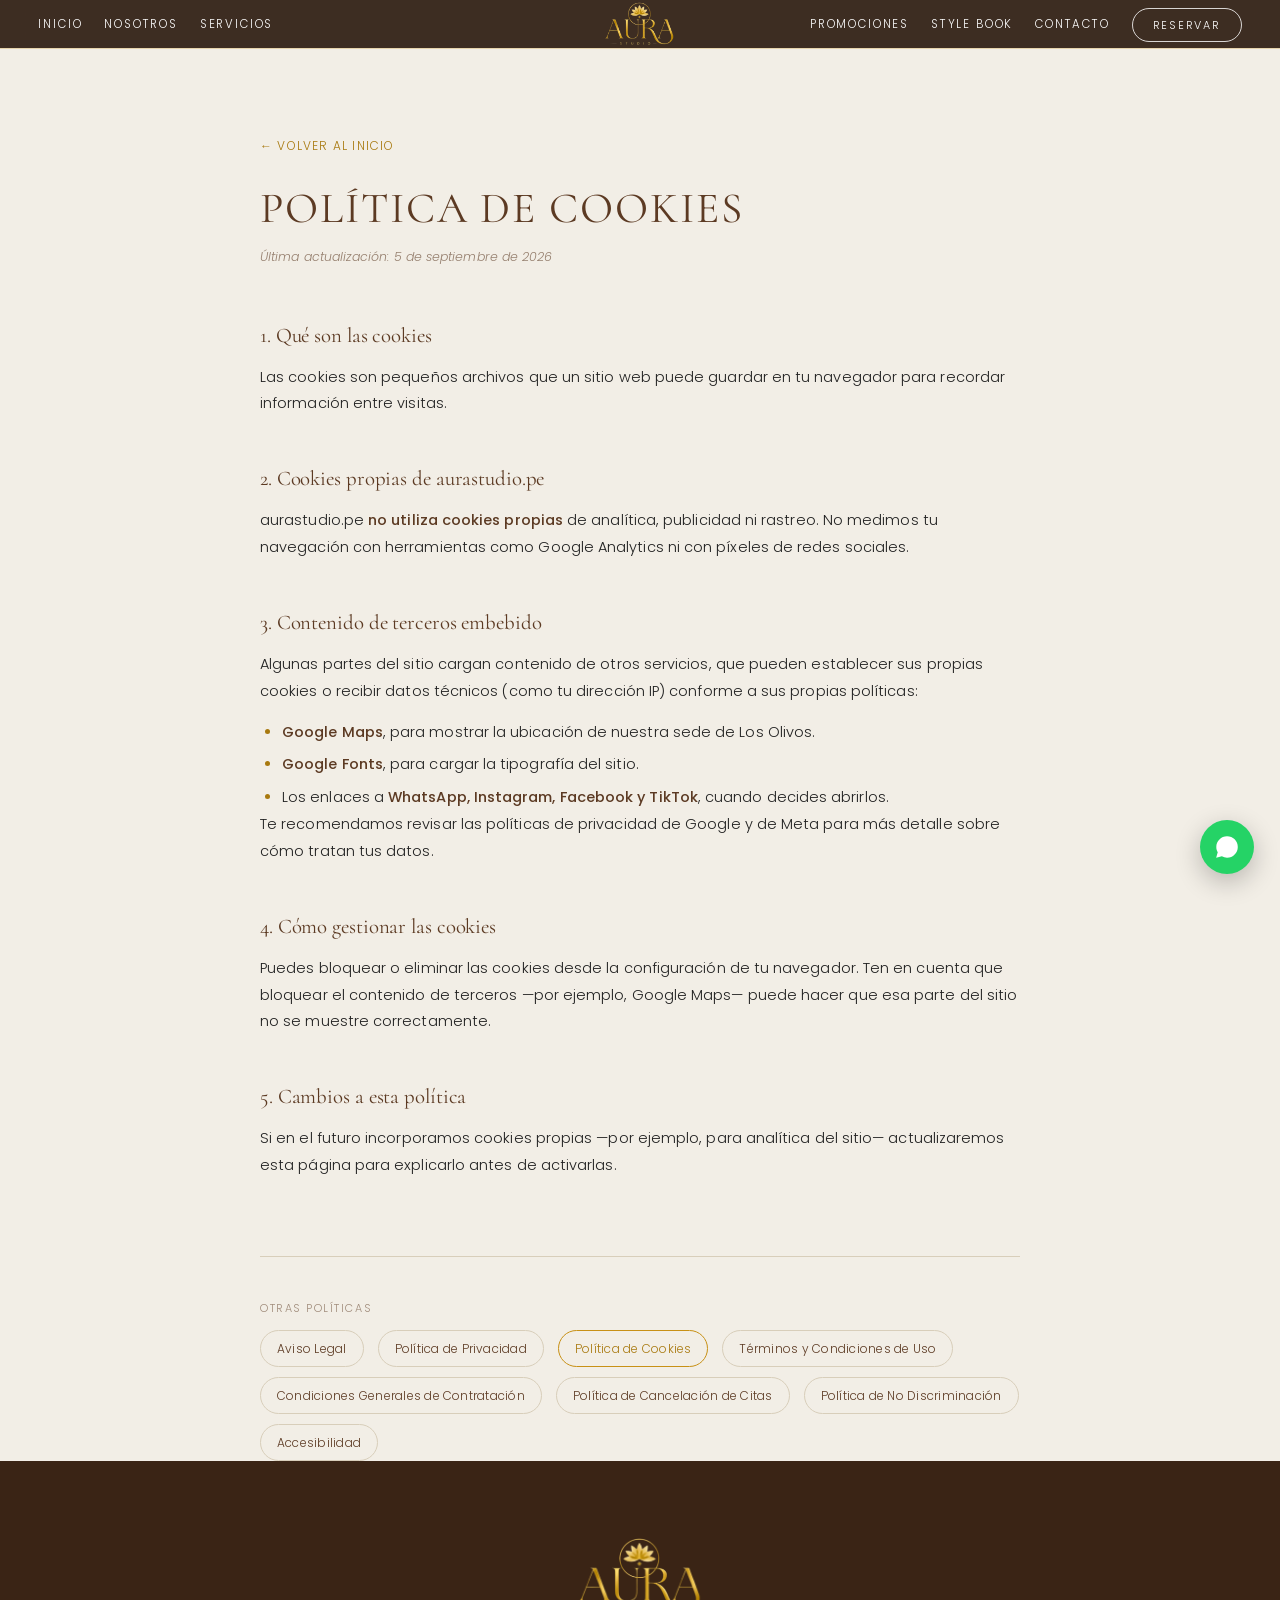
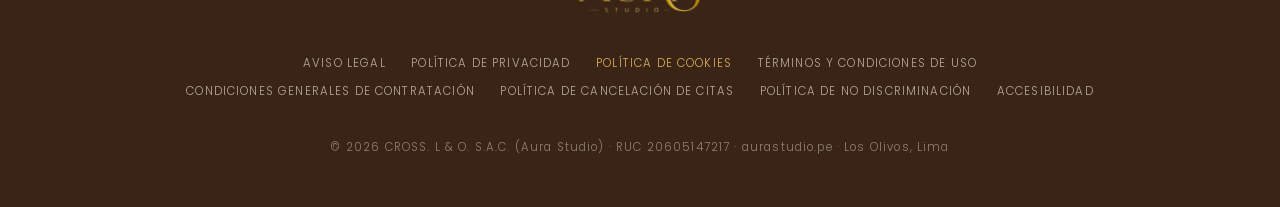
<file: cookies.html>
<!DOCTYPE html>
<html lang="es">
<head>
<meta charset="UTF-8">
<meta name="viewport" content="width=device-width, initial-scale=1">
<title>Política de Cookies | Aura Studio</title>
<meta name="description" content="Qué cookies y contenidos de terceros usa aurastudio.pe, y cómo gestionarlos desde tu navegador.">
<link rel="preconnect" href="https://fonts.googleapis.com">
<link rel="preconnect" href="https://fonts.gstatic.com" crossorigin>
<link href="https://fonts.googleapis.com/css2?family=Cormorant:wght@300;400;500;600&family=Alex+Brush&family=Poppins:wght@200;300;400;500&display=swap" rel="stylesheet">
<link rel="stylesheet" href="assets/css/style.css">
<link rel="stylesheet" href="assets/css/legal.css">
</head>
<body>

<header class="site-header scrolled" id="site-header">
  <div class="header-inner">
    <nav class="nav nav-left">
      <a href="/#inicio">Inicio</a>
      <a href="/#nosotros">Nosotros</a>
      <a href="/#servicios">Servicios</a>
    </nav>

    <a class="brand" href="/" aria-label="Aura Studio">
      <img src="assets/img/logo.webp" alt="Aura Studio">
    </a>

    <nav class="nav nav-right">
      <a href="/#promociones">Promociones</a>
      <a href="/#stylebook">Style Book</a>
      <a href="/#contacto">Contacto</a>
      <span class="header-cta"><a href="/#reservar">Reservar</a></span>
    </nav>

    <button class="burger" id="burger" aria-label="Menú" aria-expanded="false">
      <span></span><span></span><span></span>
    </button>
  </div>

  <div class="mobile-menu" id="mobile-menu">
    <a href="/#inicio">Inicio</a>
    <a href="/#nosotros">Nosotros</a>
    <a href="/#servicios">Servicios</a>
    <a href="/#promociones">Promociones</a>
    <a href="/#stylebook">Style Book</a>
    <a href="/#contacto">Contacto</a>
    <span class="header-cta"><a href="/#reservar">Reservar Cita</a></span>
  </div>
</header>

<main class="legal-page">
  <div class="legal-hero">
    <a class="legal-back" href="/">&larr; Volver al inicio</a>
    <h1>Política de Cookies</h1>
    <p class="legal-updated">Última actualización: 5 de septiembre de 2026</p>
  </div>

  <div class="legal-content">

    <section>
      <h2>1. Qué son las cookies</h2>
      <p>Las cookies son pequeños archivos que un sitio web puede guardar en
      tu navegador para recordar información entre visitas.</p>
    </section>

    <section>
      <h2>2. Cookies propias de aurastudio.pe</h2>
      <p>aurastudio.pe <strong>no utiliza cookies propias</strong> de
      analítica, publicidad ni rastreo. No medimos tu navegación con
      herramientas como Google Analytics ni con píxeles de redes sociales.</p>
    </section>

    <section>
      <h2>3. Contenido de terceros embebido</h2>
      <p>Algunas partes del sitio cargan contenido de otros servicios, que
      pueden establecer sus propias cookies o recibir datos técnicos (como tu
      dirección IP) conforme a sus propias políticas:</p>
      <ul>
        <li><strong>Google Maps</strong>, para mostrar la ubicación de
        nuestra sede de Los Olivos.</li>
        <li><strong>Google Fonts</strong>, para cargar la tipografía del
        sitio.</li>
        <li>Los enlaces a <strong>WhatsApp, Instagram, Facebook y
        TikTok</strong>, cuando decides abrirlos.</li>
      </ul>
      <p>Te recomendamos revisar las políticas de privacidad de Google y de
      Meta para más detalle sobre cómo tratan tus datos.</p>
    </section>

    <section>
      <h2>4. Cómo gestionar las cookies</h2>
      <p>Puedes bloquear o eliminar las cookies desde la configuración de tu
      navegador. Ten en cuenta que bloquear el contenido de terceros —por
      ejemplo, Google Maps— puede hacer que esa parte del sitio no se muestre
      correctamente.</p>
    </section>

    <section>
      <h2>5. Cambios a esta política</h2>
      <p>Si en el futuro incorporamos cookies propias —por ejemplo, para
      analítica del sitio— actualizaremos esta página para explicarlo antes
      de activarlas.</p>
    </section>

  </div>

  <nav class="legal-crosslinks" aria-label="Otras políticas">
    <span class="legal-crosslinks-label">Otras políticas</span>
    <a href="/aviso-legal">Aviso Legal</a>
    <a href="/privacidad">Política de Privacidad</a>
    <a href="/cookies" aria-current="page">Política de Cookies</a>
    <a href="/terminos">Términos y Condiciones de Uso</a>
    <a href="/contratacion">Condiciones Generales de Contratación</a>
    <a href="/cancelacion">Política de Cancelación de Citas</a>
    <a href="/no-discriminacion">Política de No Discriminación</a>
    <a href="/accesibilidad">Accesibilidad</a>
  </nav>
</main>

<footer class="site-footer">
  <img class="footer-logo" src="assets/img/logo.webp" alt="Aura Studio">
  <nav class="footer-legal">
    <a href="/aviso-legal">Aviso Legal</a>
    <a href="/privacidad">Política de Privacidad</a>
    <a href="/cookies" aria-current="page">Política de Cookies</a>
    <a href="/terminos">Términos y Condiciones de Uso</a>
    <a href="/contratacion">Condiciones Generales de Contratación</a>
    <a href="/cancelacion">Política de Cancelación de Citas</a>
    <a href="/no-discriminacion">Política de No Discriminación</a>
    <a href="/accesibilidad">Accesibilidad</a>
  </nav>
  <p class="copy">© <span id="year"></span> CROSS. L &amp; O. S.A.C. (Aura Studio) · RUC 20605147217 · aurastudio.pe · Los Olivos, Lima</p>
</footer>

<a class="wa-float" href="https://wa.me/51934641018?text=Hola%2C%20vengo%20de%20la%20web%20y%20quisiera%20saber%20m%C3%A1s" target="_blank" rel="noopener" aria-label="Escríbenos por WhatsApp">
  <svg viewBox="0 0 24 24" width="26" height="26" fill="currentColor"><path d="M17.47 14.38c-.3-.15-1.76-.87-2.03-.97-.27-.1-.47-.15-.67.15-.2.3-.77.97-.94 1.17-.17.2-.35.22-.65.07-.3-.15-1.26-.46-2.4-1.48-.89-.79-1.49-1.76-1.66-2.06-.17-.3-.02-.46.13-.61.14-.13.3-.35.45-.52.15-.17.2-.3.3-.5.1-.2.05-.37-.02-.52-.08-.15-.67-1.61-.92-2.2-.24-.58-.49-.5-.67-.51h-.57c-.2 0-.52.07-.79.37-.27.3-1.04 1.02-1.04 2.48s1.06 2.88 1.21 3.08c.15.2 2.1 3.2 5.08 4.49.71.3 1.26.49 1.69.63.71.22 1.36.19 1.87.12.57-.09 1.76-.72 2.01-1.41.25-.7.25-1.29.17-1.42-.07-.13-.27-.2-.57-.35zM12.04 2C6.58 2 2.13 6.45 2.13 11.91c0 1.75.46 3.45 1.32 4.95L2 22l5.27-1.38a9.87 9.87 0 0 0 4.77 1.22h.01c5.46 0 9.91-4.45 9.91-9.91 0-2.65-1.03-5.14-2.9-7.01A9.82 9.82 0 0 0 12.04 2z"/></svg>
</a>

<script>
  document.getElementById('year').textContent = new Date().getFullYear();
  var header = document.getElementById('site-header');
  var burger = document.getElementById('burger');
  function closeMenu(){ header.classList.remove('open'); burger.setAttribute('aria-expanded','false'); }
  if (burger) {
    burger.addEventListener('click', function () {
      var open = header.classList.toggle('open');
      burger.setAttribute('aria-expanded', open ? 'true' : 'false');
    });
  }
  document.querySelectorAll('.mobile-menu a, .nav a').forEach(function (a) {
    a.addEventListener('click', closeMenu);
  });
</script>
</body>
</html>
</file>
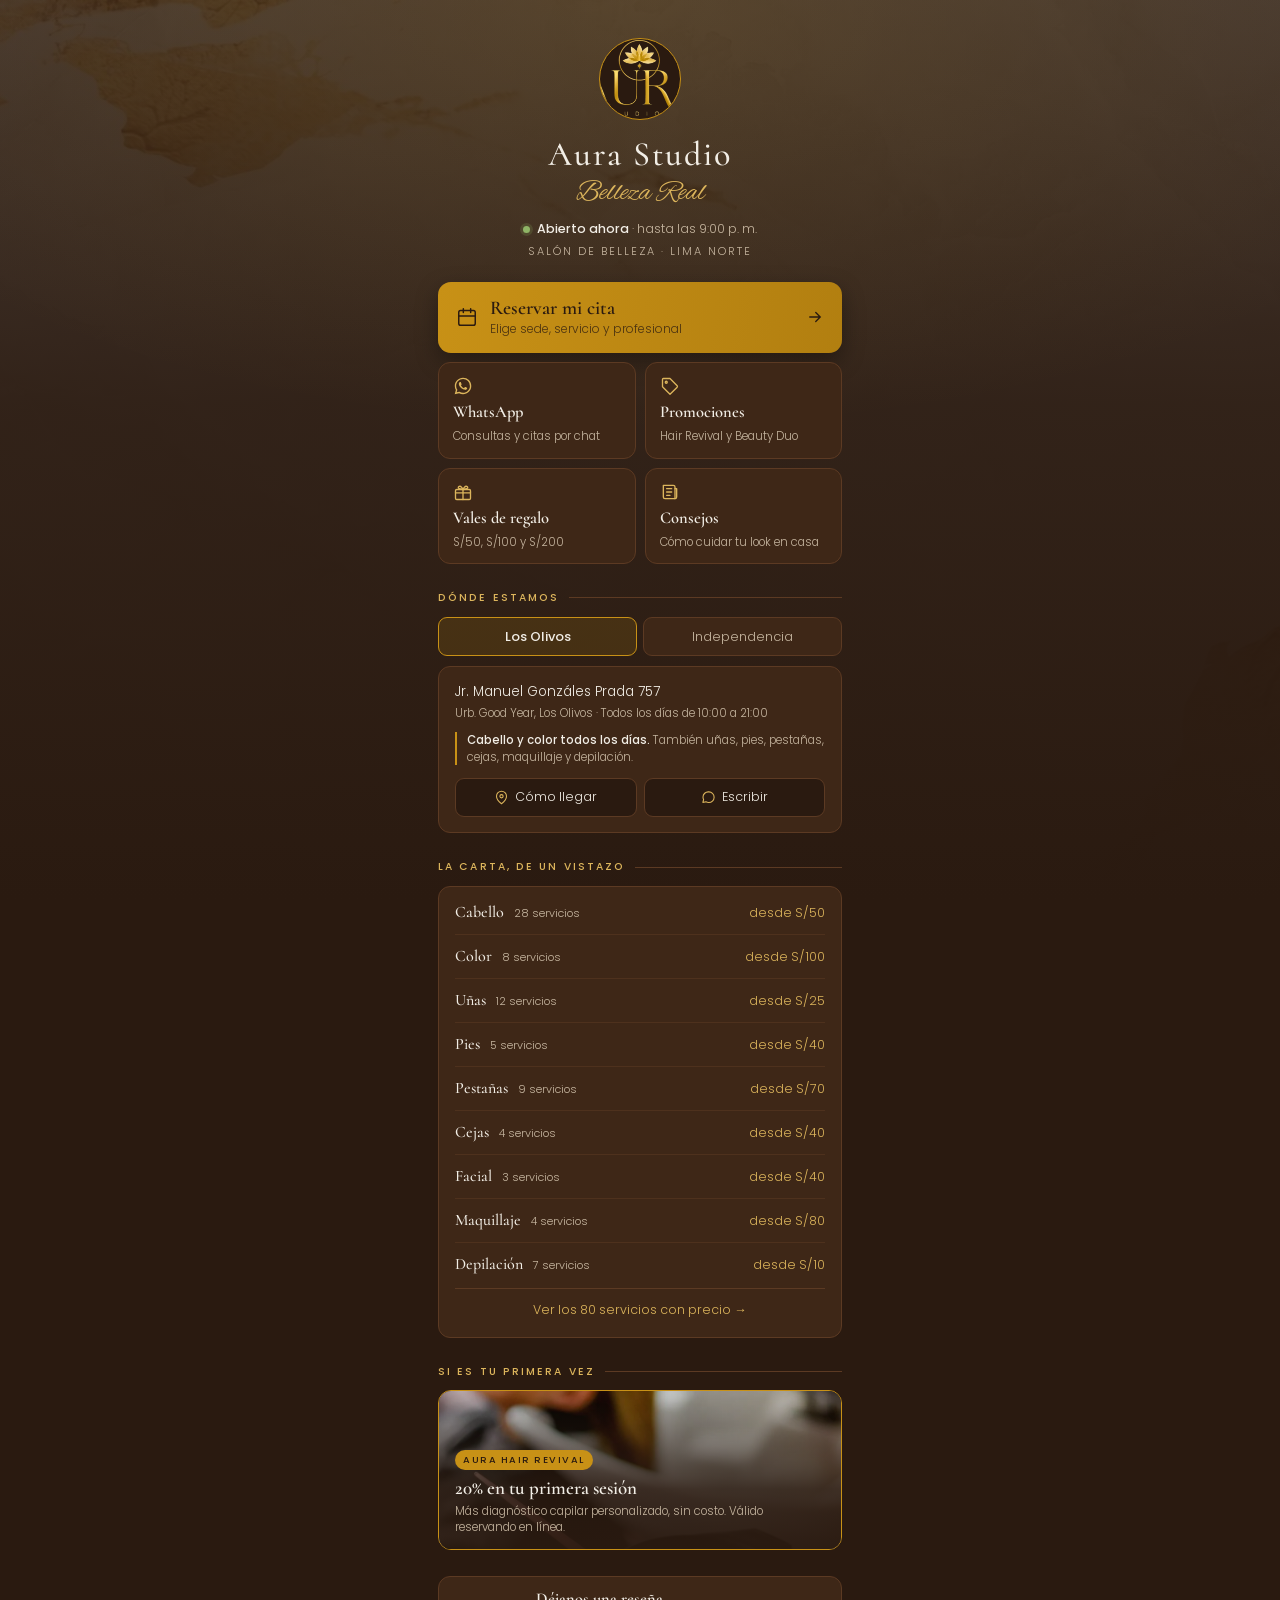
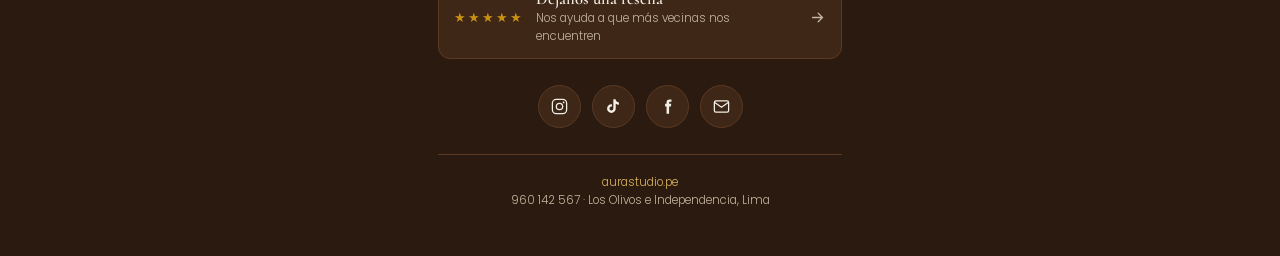
<file: links.html>
<!DOCTYPE html>
<html lang="es">
<head>
<meta charset="utf-8">
<meta name="viewport" content="width=device-width, initial-scale=1, viewport-fit=cover">
<title>Aura Studio · Enlaces</title>
<meta name="description" content="Reserva tu cita, mira la carta con precios, nuestras promociones y cómo llegar. Aura Studio, salón de belleza en Los Olivos e Independencia, Lima.">
<meta name="robots" content="index, follow">
<meta name="theme-color" content="#2A1A10">
<link rel="icon" href="assets/img/logo.webp">

<!-- Open Graph: esta página se abre desde la bio de Instagram y TikTok,
     así que la miniatura importa más que en el resto del sitio. -->
<meta property="og:type" content="website">
<meta property="og:title" content="Aura Studio · Enlaces">
<meta property="og:description" content="Reserva tu cita, la carta con precios y cómo llegar a cada sede.">
<meta property="og:image" content="https://aurastudio.pe/assets/img/promo-hair-revival.webp">
<meta property="og:url" content="https://aurastudio.pe/links">

<link rel="preconnect" href="https://fonts.googleapis.com">
<link rel="preconnect" href="https://fonts.gstatic.com" crossorigin>
<link rel="stylesheet" href="https://fonts.googleapis.com/css2?family=Cormorant:wght@400;500;600&family=Alex+Brush&family=Poppins:wght@300;400;500&display=swap">

<style>
  /* Hoja aparte y no style.css: esta página se abre desde la bio de una red
     social, casi siempre con datos móviles. Cargar los ~80 KB de CSS del sitio
     (con GSAP, Swiper y el resto) para pintar unos enlaces sería pagarlo en
     tiempo de carga justo donde más caro sale.

     Tema único a propósito: se comparte como la "portada" de la marca en redes
     y debe verse igual para todos, así que no sigue el tema del sistema.
     Todos los colores van pintados explícitamente. */
  :root{
    --noche:#2A1A10;
    --brasa:#3E2717;
    --brasa-2:#4A2F1C;
    --borde:#5C3A23;
    --gold:#C89116;
    --gold-soft:#DCB55C;
    --gold-tenue:rgba(200,145,22,.16);
    --crema:#F2EEE6;
    --crema-2:#C6B6A0;
    --abierto:#8FB566;
    --cerrado:#C98A6A;
    --serif:'Cormorant','Times New Roman',Georgia,serif;
    --script:'Alex Brush','Brush Script MT',cursive;
    --sans:'Poppins',-apple-system,BlinkMacSystemFont,'Segoe UI',Roboto,sans-serif;
  }

  *,*::before,*::after{box-sizing:border-box}
  html{-webkit-text-size-adjust:100%}
  body{
    margin:0;
    min-height:100svh;
    overflow-x:hidden;
    font-family:var(--sans);
    font-weight:300;
    font-size:15px;
    line-height:1.5;
    color:var(--crema);
    background:var(--noche);
    -webkit-font-smoothing:antialiased;
  }
  a{color:inherit;text-decoration:none}
  img{display:block;max-width:100%}
  button{font:inherit;color:inherit;background:none;border:0}
  :focus-visible{outline:2px solid var(--gold-soft);outline-offset:3px;border-radius:4px}

  /* Fondo: la foto del hero, muy velada, para que el texto encima tenga
     contraste suficiente sin depender de qué zona de la imagen toque. */
  .fondo{
    position:fixed;inset:0;z-index:0;pointer-events:none;
    background:
      radial-gradient(120% 80% at 50% 0%, rgba(200,145,22,.13), transparent 60%),
      linear-gradient(180deg, rgba(42,26,16,.86) 0%, rgba(42,26,16,.96) 45%, var(--noche) 100%),
      url('assets/img/hero-bg.webp') center/cover no-repeat;
  }

  .wrap{
    position:relative;z-index:1;
    width:100%;max-width:440px;margin:0 auto;
    padding:0 18px;
    padding-block:38px 46px;
  }

  /* ---------- cabecera ---------- */
  .logo{
    width:82px;height:82px;margin:0 auto 16px;
    border-radius:50%;object-fit:cover;
    border:1px solid var(--gold);
    background:var(--noche);
  }
  h1{
    font-family:var(--serif);font-weight:500;letter-spacing:.06em;
    font-size:31px;line-height:1.1;text-align:center;margin:0;
  }
  .firma{
    font-family:var(--script);color:var(--gold-soft);
    font-size:27px;line-height:1;text-align:center;margin:6px 0 12px;
  }

  /* Estado en vivo: se calcula con la hora de Lima, no la del dispositivo. */
  .estado{
    display:flex;align-items:center;justify-content:center;gap:7px;
    font-size:12.5px;color:var(--crema-2);margin:0 0 4px;
  }
  .punto{
    width:7px;height:7px;border-radius:50%;background:var(--crema-2);flex:none;
  }
  .estado.on .punto{background:var(--abierto);box-shadow:0 0 0 3px rgba(143,181,102,.18)}
  .estado.off .punto{background:var(--cerrado)}
  .estado b{font-weight:500;color:var(--crema)}
  .sedes-linea{
    font-size:11px;letter-spacing:.18em;text-transform:uppercase;
    color:var(--crema-2);text-align:center;margin:0 0 22px;
  }

  /* ---------- acción principal ---------- */
  .principal{
    display:flex;align-items:center;gap:12px;
    background:linear-gradient(100deg,var(--gold) 0%,#B27F10 100%);
    color:#2A1A10;
    padding:15px 18px;border-radius:13px;
    box-shadow:0 8px 22px rgba(0,0,0,.34);
    transition:transform .18s ease,box-shadow .18s ease;
  }
  .principal:hover{transform:translateY(-2px);box-shadow:0 12px 26px rgba(0,0,0,.42)}
  .principal .t{font-family:var(--serif);font-size:19.5px;font-weight:600;line-height:1.15;display:block}
  .principal .s{font-size:12px;opacity:.78;display:block;margin-top:1px}
  .principal svg{flex:none}
  .principal .flecha{margin-left:auto;flex:none}

  /* ---------- rejilla de acciones ---------- */
  .rejilla{
    display:grid;grid-template-columns:repeat(2,minmax(0,1fr));gap:9px;margin-top:9px;
  }
  .accion{
    display:flex;flex-direction:column;gap:7px;min-width:0;
    background:var(--brasa);border:1px solid var(--borde);
    border-radius:12px;padding:13px 14px;
    transition:background .16s ease,border-color .16s ease,transform .16s ease;
  }
  .accion:hover{background:var(--brasa-2);border-color:var(--gold);transform:translateY(-2px)}
  .accion .t{font-family:var(--serif);font-size:16.5px;font-weight:600;line-height:1.15}
  .accion .s{font-size:11.5px;color:var(--crema-2);line-height:1.35}
  .accion svg{color:var(--gold-soft)}

  /* ---------- bloques ---------- */
  .bloque{margin-top:26px}
  .titulo{
    display:flex;align-items:center;gap:10px;margin:0 0 11px;
    font-size:10.5px;letter-spacing:.2em;text-transform:uppercase;
    color:var(--gold-soft);font-weight:500;
  }
  .titulo::after{content:"";flex:1;height:1px;background:var(--borde)}

  /* ---------- selector de sede ---------- */
  .tabs{display:grid;grid-template-columns:repeat(2,minmax(0,1fr));gap:6px;margin-bottom:10px}
  .tab{
    padding:9px 6px;border-radius:9px;text-align:center;cursor:pointer;
    background:var(--brasa);border:1px solid var(--borde);
    font-size:13px;color:var(--crema-2);
    transition:background .16s ease,color .16s ease,border-color .16s ease;
  }
  .tab[aria-selected="true"]{background:var(--gold-tenue);border-color:var(--gold);color:var(--crema);font-weight:500}
  .panel{
    background:var(--brasa);border:1px solid var(--borde);border-radius:12px;padding:15px 16px;
  }
  .panel .dir{font-size:13.5px;line-height:1.45;margin:0 0 3px}
  .panel .ref{font-size:11.5px;color:var(--crema-2);margin:0 0 10px}
  .panel .cobertura{
    font-size:11.5px;color:var(--crema-2);line-height:1.45;
    border-left:2px solid var(--gold);padding-left:10px;margin:0 0 13px;
  }
  .panel .cobertura b{color:var(--crema);font-weight:500}
  .acciones-sede{display:grid;grid-template-columns:repeat(2,minmax(0,1fr));gap:7px}
  .mini{
    display:flex;align-items:center;justify-content:center;gap:6px;
    padding:9px 8px;border-radius:9px;font-size:12.5px;
    border:1px solid var(--borde);background:var(--noche);
    transition:border-color .16s ease,background .16s ease;
  }
  .mini:hover{border-color:var(--gold);background:var(--brasa-2)}
  .mini svg{flex:none;color:var(--gold-soft)}

  /* ---------- carta ---------- */
  .carta{
    background:var(--brasa);border:1px solid var(--borde);border-radius:12px;
    padding:4px 16px;
  }
  .fila{
    display:flex;align-items:baseline;gap:10px;
    padding:9.5px 0;border-bottom:1px solid rgba(92,58,35,.55);
  }
  .fila:last-of-type{border-bottom:0}
  .fila .n{font-family:var(--serif);font-size:16px;font-weight:500;flex:none}
  .fila .p{
    margin-left:auto;font-size:12.5px;color:var(--gold-soft);white-space:nowrap;
    font-variant-numeric:tabular-nums;
  }
  .fila .c{font-size:11px;color:var(--crema-2);white-space:nowrap}
  .carta-pie{
    display:block;text-align:center;font-size:12.5px;color:var(--gold-soft);
    padding:12px 0 13px;border-top:1px solid var(--borde);margin-top:2px;
  }

  /* ---------- promo destacada ---------- */
  .promo{
    position:relative;display:block;border-radius:13px;overflow:hidden;
    border:1px solid var(--gold);
  }
  .promo img{width:100%;height:158px;object-fit:cover}
  .promo .capa{
    position:absolute;inset:0;
    background:linear-gradient(180deg,rgba(42,26,16,.15) 0%,rgba(42,26,16,.88) 62%,rgba(42,26,16,.96) 100%);
  }
  .promo .txt{position:absolute;left:0;right:0;bottom:0;padding:14px 16px}
  .promo .et{
    display:inline-block;font-size:9.5px;letter-spacing:.16em;text-transform:uppercase;
    color:#2A1A10;background:var(--gold);padding:3px 8px;border-radius:20px;font-weight:500;margin-bottom:7px;
  }
  .promo .t{font-family:var(--serif);font-size:19px;font-weight:600;line-height:1.15;margin:0}
  .promo .s{font-size:11.5px;color:var(--crema-2);line-height:1.4;margin:4px 0 0}

  /* ---------- reseña ---------- */
  .resena{
    display:flex;align-items:center;gap:12px;
    background:var(--brasa);border:1px solid var(--borde);border-radius:12px;
    padding:13px 15px;
    transition:border-color .16s ease,background .16s ease;
  }
  .resena:hover{border-color:var(--gold);background:var(--brasa-2)}
  .estrellas{color:var(--gold);letter-spacing:2px;font-size:13px;flex:none}
  .resena .t{display:block;font-family:var(--serif);font-size:16.5px;font-weight:600;line-height:1.15}
  .resena .s{display:block;font-size:11.5px;color:var(--crema-2);margin-top:1px}
  .resena .flecha{margin-left:auto;flex:none;color:var(--crema-2)}

  /* ---------- redes ---------- */
  .redes{display:flex;justify-content:center;gap:11px;margin-top:26px}
  .red{
    width:43px;height:43px;border-radius:50%;
    display:grid;place-items:center;
    border:1px solid var(--borde);background:var(--brasa);color:var(--crema);
    transition:border-color .16s ease,color .16s ease,transform .16s ease;
  }
  .red:hover{border-color:var(--gold);color:var(--gold-soft);transform:translateY(-2px)}

  footer{
    margin-top:26px;padding-top:18px;border-top:1px solid var(--borde);
    text-align:center;font-size:11.5px;color:var(--crema-2);line-height:1.6;
  }
  footer a{color:var(--gold-soft)}

  @media (prefers-reduced-motion:reduce){
    *{transition:none!important}
  }
  @media (min-width:420px){
    h1{font-size:34px}
    .firma{font-size:29px}
  }
</style>
</head>
<body>

<div class="fondo" aria-hidden="true"></div>

<main class="wrap">

  <img class="logo" src="assets/img/logo.webp" alt="Aura Studio" width="82" height="82">
  <h1>Aura Studio</h1>
  <p class="firma">Belleza Real</p>

  <p class="estado" id="estado">
    <span class="punto" aria-hidden="true"></span>
    <span id="estadoTexto">Los Olivos e Independencia</span>
  </p>
  <p class="sedes-linea">Salón de belleza · Lima Norte</p>

  <a class="principal" href="https://aurastudio.pe/#reservar">
    <svg width="22" height="22" viewBox="0 0 24 24" fill="none" stroke="currentColor" stroke-width="1.6" stroke-linecap="round" aria-hidden="true">
      <rect x="3" y="5" width="18" height="16" rx="2"/><path d="M8 3v4M16 3v4M3 11h18"/>
    </svg>
    <span>
      <span class="t">Reservar mi cita</span>
      <span class="s">Elige sede, servicio y profesional</span>
    </span>
    <svg class="flecha" width="18" height="18" viewBox="0 0 24 24" fill="none" stroke="currentColor" stroke-width="1.8" stroke-linecap="round" aria-hidden="true">
      <path d="M5 12h14M13 6l6 6-6 6"/>
    </svg>
  </a>

  <div class="rejilla">
    <a class="accion" href="https://wa.me/51960142567?text=Hola%2C%20vengo%20de%20sus%20redes%20y%20quisiera%20hacer%20una%20consulta">
      <svg width="20" height="20" viewBox="0 0 24 24" fill="currentColor" aria-hidden="true">
        <path d="M12.04 2c-5.46 0-9.9 4.44-9.9 9.9 0 1.75.46 3.45 1.32 4.95L2 22l5.3-1.38a9.87 9.87 0 0 0 4.74 1.2c5.46 0 9.9-4.43 9.9-9.9 0-2.64-1.03-5.12-2.9-6.99A9.82 9.82 0 0 0 12.04 2m0 1.67c2.2 0 4.27.86 5.82 2.42a8.19 8.19 0 0 1 2.41 5.81c0 4.54-3.7 8.23-8.24 8.23-1.48 0-2.93-.4-4.19-1.15l-.3-.18-3.12.82.83-3.04-.2-.32a8.18 8.18 0 0 1-1.26-4.36c0-4.54 3.7-8.23 8.25-8.23M8.53 7.33c-.16 0-.43.06-.66.31-.22.25-.87.85-.87 2.07 0 1.22.89 2.39 1 2.56.14.17 1.72 2.75 4.23 3.74 2.09.82 2.51.66 2.97.62.46-.05 1.48-.6 1.69-1.19.21-.59.21-1.09.14-1.19-.06-.11-.22-.17-.47-.29-.24-.12-1.47-.72-1.7-.81-.22-.08-.39-.12-.55.12-.17.25-.63.8-.77.96-.14.17-.28.19-.53.07-.24-.13-1.04-.39-1.99-1.23-.73-.66-1.23-1.47-1.37-1.72-.14-.24-.02-.38.1-.5.11-.12.24-.29.36-.44.11-.16.14-.27.22-.45.07-.17.04-.32-.02-.45-.06-.12-.55-1.35-.76-1.84-.19-.46-.39-.4-.53-.41-.13 0-.29-.03-.45-.03"/>
      </svg>
      <span class="t">WhatsApp</span>
      <span class="s">Consultas y citas por chat</span>
    </a>

    <a class="accion" href="https://aurastudio.pe/#promociones">
      <svg width="20" height="20" viewBox="0 0 24 24" fill="none" stroke="currentColor" stroke-width="1.6" stroke-linecap="round" stroke-linejoin="round" aria-hidden="true">
        <path d="M20.6 13.4 12 22l-9-9V4a1 1 0 0 1 1-1h8l8.6 8.6a1.4 1.4 0 0 1 0 1.8Z"/><circle cx="7.5" cy="7.5" r="1.2"/>
      </svg>
      <span class="t">Promociones</span>
      <span class="s">Hair Revival y Beauty Duo</span>
    </a>

    <a class="accion" href="https://aurastudio.pe/#valederegalo">
      <svg width="20" height="20" viewBox="0 0 24 24" fill="none" stroke="currentColor" stroke-width="1.6" stroke-linecap="round" stroke-linejoin="round" aria-hidden="true">
        <rect x="3" y="9" width="18" height="12" rx="1.5"/><path d="M3 13h18M12 9v12"/>
        <path d="M12 9S9.5 3.5 7 5.5 9.5 9 12 9Zm0 0s2.5-5.5 5-3.5S14.5 9 12 9Z"/>
      </svg>
      <span class="t">Vales de regalo</span>
      <span class="s">S/50, S/100 y S/200</span>
    </a>

    <a class="accion" href="https://aurastudio.pe/blog">
      <svg width="20" height="20" viewBox="0 0 24 24" fill="none" stroke="currentColor" stroke-width="1.6" stroke-linecap="round" stroke-linejoin="round" aria-hidden="true">
        <path d="M4 4h12a2 2 0 0 1 2 2v14H6a2 2 0 0 1-2-2Z"/><path d="M18 8h2v10a2 2 0 0 1-2 2M8 8h6M8 12h6M8 16h4"/>
      </svg>
      <span class="t">Consejos</span>
      <span class="s">Cómo cuidar tu look en casa</span>
    </a>
  </div>

  <!-- ---------- sedes ---------- -->
  <section class="bloque">
    <h2 class="titulo">Dónde estamos</h2>

    <div class="tabs" role="tablist" aria-label="Elige una sede">
      <button class="tab" role="tab" id="tab-lo" aria-controls="panel-lo" aria-selected="true">Los Olivos</button>
      <button class="tab" role="tab" id="tab-in" aria-controls="panel-in" aria-selected="false">Independencia</button>
    </div>

    <div class="panel" role="tabpanel" id="panel-lo" aria-labelledby="tab-lo">
      <p class="dir">Jr. Manuel Gonzáles Prada 757</p>
      <p class="ref">Urb. Good Year, Los Olivos · Todos los días de 10:00 a 21:00</p>
      <p class="cobertura"><b>Cabello y color todos los días.</b> También uñas, pies, pestañas, cejas, maquillaje y depilación.</p>
      <div class="acciones-sede">
        <a class="mini" href="https://www.google.com/maps/search/?api=1&query=Aura%20Studio%20Jr.%20Manuel%20Gonz%C3%A1les%20Prada%20757%20Los%20Olivos%20Lima">
          <svg width="15" height="15" viewBox="0 0 24 24" fill="none" stroke="currentColor" stroke-width="1.7" stroke-linecap="round" stroke-linejoin="round" aria-hidden="true">
            <path d="M20 10c0 6-8 12-8 12s-8-6-8-12a8 8 0 0 1 16 0Z"/><circle cx="12" cy="10" r="2.6"/>
          </svg>
          Cómo llegar
        </a>
        <a class="mini" href="https://wa.me/51960142567?text=Hola%2C%20quiero%20reservar%20en%20la%20sede%20de%20Los%20Olivos">
          <svg width="15" height="15" viewBox="0 0 24 24" fill="none" stroke="currentColor" stroke-width="1.7" stroke-linecap="round" stroke-linejoin="round" aria-hidden="true">
            <path d="M21 11.5a8.4 8.4 0 0 1-9 8.4 8.6 8.6 0 0 1-4-1L3 20l1.2-4.9a8.4 8.4 0 0 1-1-4A8.4 8.4 0 0 1 12 3a8.4 8.4 0 0 1 9 8.5Z"/>
          </svg>
          Escribir
        </a>
      </div>
    </div>

    <div class="panel" role="tabpanel" id="panel-in" aria-labelledby="tab-in" hidden>
      <p class="dir">Calle 1 N.° 130</p>
      <p class="ref">Independencia · Todos los días de 10:00 a 21:00</p>
      <p class="cobertura"><b>La única sede con faciales.</b> Uñas, pies, pestañas, cejas, maquillaje y depilación todos los días; cabello y color, lunes y martes.</p>
      <div class="acciones-sede">
        <a class="mini" href="https://www.google.com/maps/search/?api=1&query=Aura%20Studio%20Mega%20Calle%201%20130%20Independencia%20Lima">
          <svg width="15" height="15" viewBox="0 0 24 24" fill="none" stroke="currentColor" stroke-width="1.7" stroke-linecap="round" stroke-linejoin="round" aria-hidden="true">
            <path d="M20 10c0 6-8 12-8 12s-8-6-8-12a8 8 0 0 1 16 0Z"/><circle cx="12" cy="10" r="2.6"/>
          </svg>
          Cómo llegar
        </a>
        <a class="mini" href="https://wa.me/51960142567?text=Hola%2C%20quiero%20reservar%20en%20la%20sede%20de%20Independencia">
          <svg width="15" height="15" viewBox="0 0 24 24" fill="none" stroke="currentColor" stroke-width="1.7" stroke-linecap="round" stroke-linejoin="round" aria-hidden="true">
            <path d="M21 11.5a8.4 8.4 0 0 1-9 8.4 8.6 8.6 0 0 1-4-1L3 20l1.2-4.9a8.4 8.4 0 0 1-1-4A8.4 8.4 0 0 1 12 3a8.4 8.4 0 0 1 9 8.5Z"/>
          </svg>
          Escribir
        </a>
      </div>
    </div>
  </section>

  <!-- ---------- carta ---------- -->
  <section class="bloque">
    <h2 class="titulo">La carta, de un vistazo</h2>
    <div class="carta">
      <div class="fila"><span class="n">Cabello</span><span class="c">28 servicios</span><span class="p">desde S/50</span></div>
      <div class="fila"><span class="n">Color</span><span class="c">8 servicios</span><span class="p">desde S/100</span></div>
      <div class="fila"><span class="n">Uñas</span><span class="c">12 servicios</span><span class="p">desde S/25</span></div>
      <div class="fila"><span class="n">Pies</span><span class="c">5 servicios</span><span class="p">desde S/40</span></div>
      <div class="fila"><span class="n">Pestañas</span><span class="c">9 servicios</span><span class="p">desde S/70</span></div>
      <div class="fila"><span class="n">Cejas</span><span class="c">4 servicios</span><span class="p">desde S/40</span></div>
      <div class="fila"><span class="n">Facial</span><span class="c">3 servicios</span><span class="p">desde S/40</span></div>
      <div class="fila"><span class="n">Maquillaje</span><span class="c">4 servicios</span><span class="p">desde S/80</span></div>
      <div class="fila"><span class="n">Depilación</span><span class="c">7 servicios</span><span class="p">desde S/10</span></div>
      <a class="carta-pie" href="https://aurastudio.pe/#servicios">Ver los 80 servicios con precio →</a>
    </div>
  </section>

  <!-- ---------- promo ---------- -->
  <section class="bloque">
    <h2 class="titulo">Si es tu primera vez</h2>
    <a class="promo" href="https://aurastudio.pe/#reservar">
      <img src="assets/img/promo-hair-revival.webp" alt="" width="440" height="158">
      <span class="capa" aria-hidden="true"></span>
      <span class="txt">
        <span class="et">Aura Hair Revival</span>
        <p class="t">20% en tu primera sesión</p>
        <p class="s">Más diagnóstico capilar personalizado, sin costo. Válido reservando en línea.</p>
      </span>
    </a>
  </section>

  <!-- ---------- reseña ---------- -->
  <section class="bloque">
    <a class="resena" href="https://g.page/r/CaqMdrqJZzuOEBM/review">
      <span class="estrellas" aria-hidden="true">★★★★★</span>
      <span>
        <span class="t">Déjanos una reseña</span>
        <span class="s">Nos ayuda a que más vecinas nos encuentren</span>
      </span>
      <svg class="flecha" width="17" height="17" viewBox="0 0 24 24" fill="none" stroke="currentColor" stroke-width="1.8" stroke-linecap="round" aria-hidden="true">
        <path d="M5 12h14M13 6l6 6-6 6"/>
      </svg>
    </a>
  </section>

  <!-- ---------- redes ---------- -->
  <nav class="redes" aria-label="Redes sociales">
    <a class="red" href="https://www.instagram.com/aurastudiope_" aria-label="Instagram">
      <svg width="19" height="19" viewBox="0 0 24 24" fill="none" stroke="currentColor" stroke-width="1.6" aria-hidden="true">
        <rect x="3" y="3" width="18" height="18" rx="5"/><circle cx="12" cy="12" r="4"/><circle cx="17.2" cy="6.8" r="1.1" fill="currentColor" stroke="none"/>
      </svg>
    </a>
    <a class="red" href="https://www.tiktok.com/@aurastudiope" aria-label="TikTok">
      <svg width="18" height="18" viewBox="0 0 24 24" fill="currentColor" aria-hidden="true">
        <path d="M16.6 5.82A4.28 4.28 0 0 1 15.54 3h-3.09v12.4a2.59 2.59 0 0 1-2.59 2.5 2.59 2.59 0 0 1 0-5.18c.27 0 .52.04.76.12v-3.2a5.8 5.8 0 0 0-.76-.05 5.79 5.79 0 1 0 5.79 5.79V9.01a7.35 7.35 0 0 0 4.29 1.38V7.3a4.29 4.29 0 0 1-3.34-1.48Z"/>
      </svg>
    </a>
    <a class="red" href="https://www.facebook.com/aurastudiolima/" aria-label="Facebook">
      <svg width="19" height="19" viewBox="0 0 24 24" fill="currentColor" aria-hidden="true">
        <path d="M14 8.5V7.2c0-.7.4-1.1 1.2-1.1H17V3h-2.4c-2.6 0-3.8 1.6-3.8 3.9v1.6H9V12h1.8v9H14v-9h2.3l.4-3.5H14Z"/>
      </svg>
    </a>
    <a class="red" href="mailto:aurastudioinfo.pe@gmail.com" aria-label="Correo">
      <svg width="19" height="19" viewBox="0 0 24 24" fill="none" stroke="currentColor" stroke-width="1.6" stroke-linecap="round" stroke-linejoin="round" aria-hidden="true">
        <rect x="3" y="5" width="18" height="14" rx="2"/><path d="m3.5 7 8.5 6 8.5-6"/>
      </svg>
    </a>
  </nav>

  <footer>
    <a href="https://aurastudio.pe">aurastudio.pe</a><br>
    960 142 567 · Los Olivos e Independencia, Lima
  </footer>

</main>

<script>
  /* Estado en vivo. El salón abre de 10:00 a 21:00 todos los días, así que la
     hora que importa es la de Lima y no la del dispositivo de quien mira:
     mucha clienta abre esto desde el extranjero para regalar un vale. */
  (function () {
    var ABRE = 10, CIERRA = 21;
    var el = document.getElementById('estado');
    var txt = document.getElementById('estadoTexto');
    if (!el || !txt) return;

    var h, m;
    try {
      var partes = new Intl.DateTimeFormat('en-US', {
        timeZone: 'America/Lima', hour: '2-digit', minute: '2-digit', hour12: false
      }).formatToParts(new Date());
      partes.forEach(function (p) {
        if (p.type === 'hour') h = parseInt(p.value, 10);
        if (p.type === 'minute') m = parseInt(p.value, 10);
      });
    } catch (e) { return; }           // sin Intl se queda el texto por defecto
    if (isNaN(h)) return;
    if (h === 24) h = 0;

    if (h >= ABRE && h < CIERRA) {
      el.classList.add('on');
      var faltan = (CIERRA - h) * 60 - m;
      txt.innerHTML = faltan <= 60
        ? '<b>Abierto ahora</b> · cierra en ' + faltan + ' min'
        : '<b>Abierto ahora</b> · hasta las 9:00 p. m.';
    } else {
      el.classList.add('off');
      txt.innerHTML = h < ABRE
        ? '<b>Cerrado</b> · abre hoy a las 10:00 a. m.'
        : '<b>Cerrado</b> · abre mañana a las 10:00 a. m.';
    }
  })();

  /* Selector de sede. Las dos sedes no son intercambiables (el facial solo está
     en Independencia), así que conviene que cada una muestre lo suyo. */
  (function () {
    var tabs = Array.prototype.slice.call(document.querySelectorAll('.tab'));
    if (!tabs.length) return;

    function activar(tab) {
      tabs.forEach(function (t) {
        var on = t === tab;
        t.setAttribute('aria-selected', on ? 'true' : 'false');
        var panel = document.getElementById(t.getAttribute('aria-controls'));
        if (panel) panel.hidden = !on;
      });
    }

    tabs.forEach(function (tab, i) {
      tab.addEventListener('click', function () { activar(tab); });
      tab.addEventListener('keydown', function (e) {
        if (e.key !== 'ArrowLeft' && e.key !== 'ArrowRight') return;
        e.preventDefault();
        var next = tabs[(i + (e.key === 'ArrowRight' ? 1 : tabs.length - 1)) % tabs.length];
        next.focus(); activar(next);
      });
    });
  })();
</script>

</body>
</html>
</file>
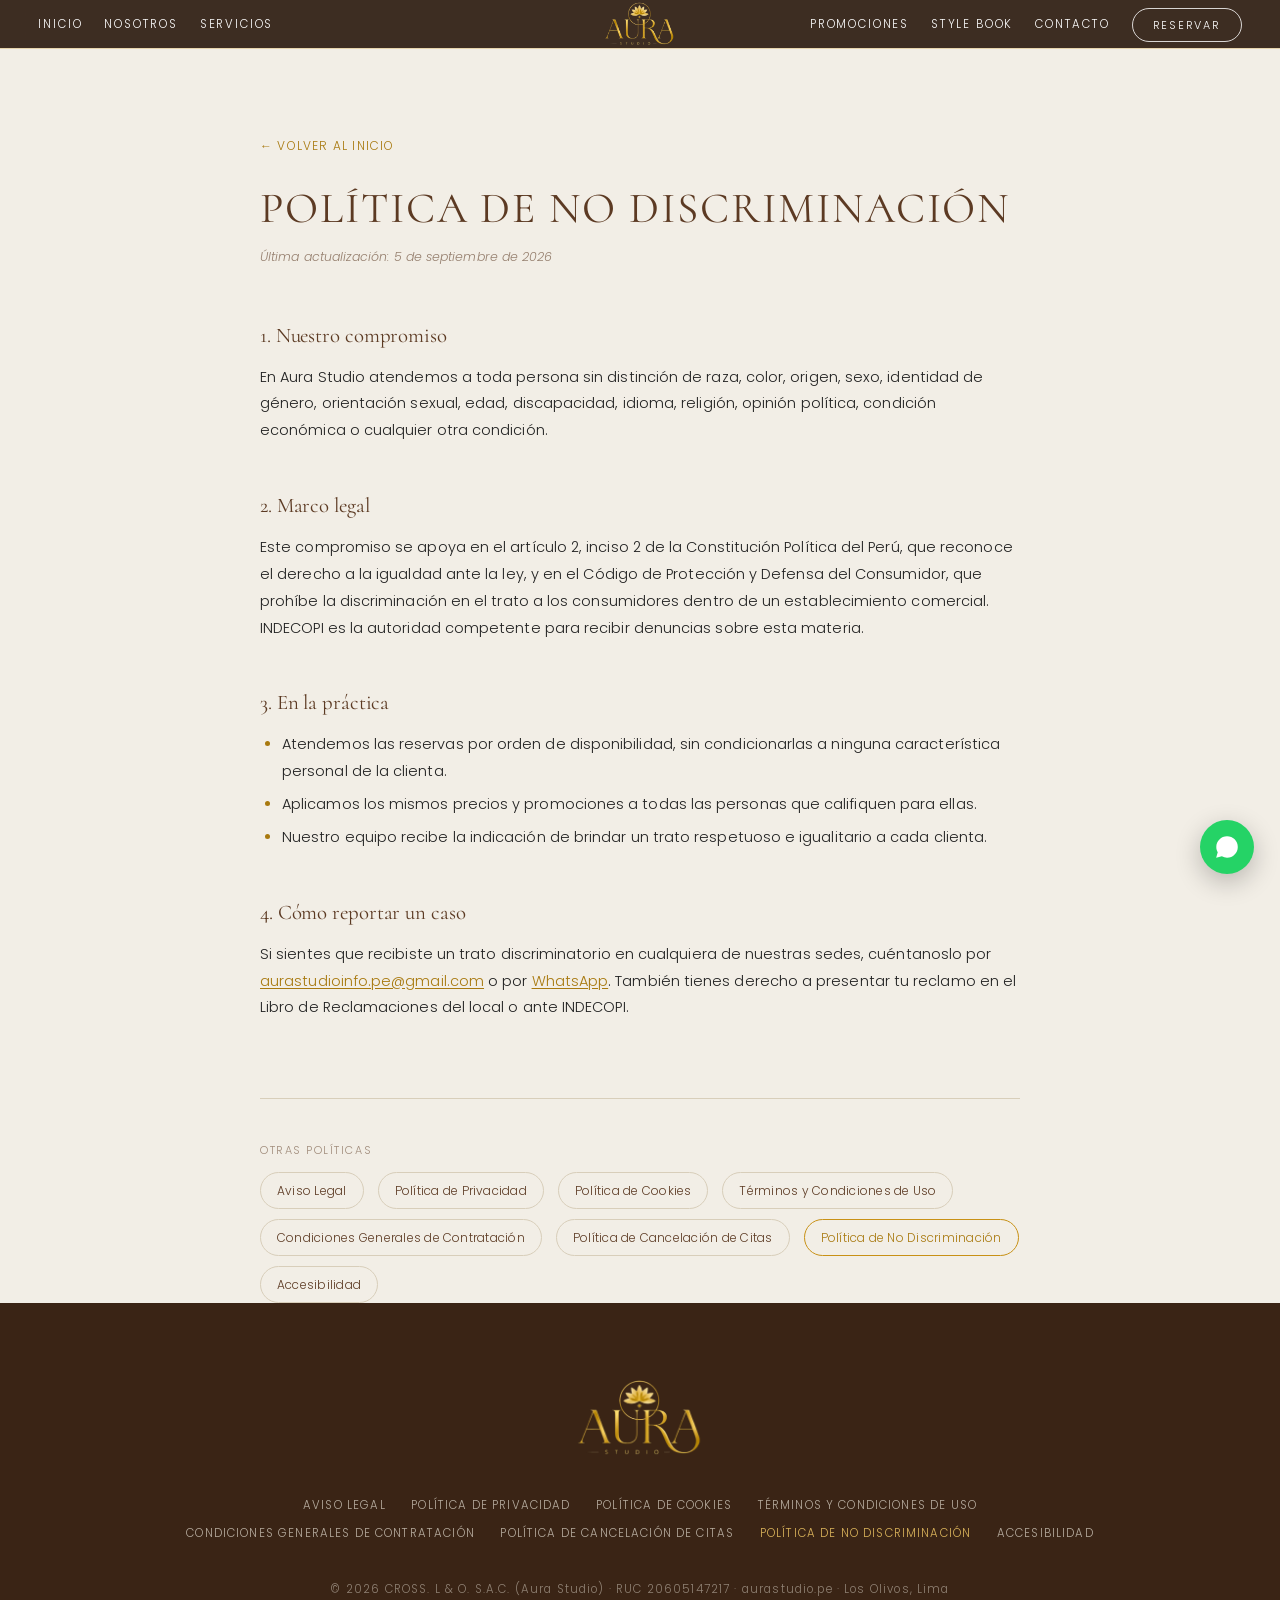
<file: no-discriminacion.html>
<!DOCTYPE html>
<html lang="es">
<head>
<meta charset="UTF-8">
<meta name="viewport" content="width=device-width, initial-scale=1">
<title>Política de No Discriminación | Aura Studio</title>
<meta name="description" content="El compromiso de Aura Studio con la atención igualitaria a todas las personas, sin distinción alguna.">
<link rel="preconnect" href="https://fonts.googleapis.com">
<link rel="preconnect" href="https://fonts.gstatic.com" crossorigin>
<link href="https://fonts.googleapis.com/css2?family=Cormorant:wght@300;400;500;600&family=Alex+Brush&family=Poppins:wght@200;300;400;500&display=swap" rel="stylesheet">
<link rel="stylesheet" href="assets/css/style.css">
<link rel="stylesheet" href="assets/css/legal.css">
</head>
<body>

<header class="site-header scrolled" id="site-header">
  <div class="header-inner">
    <nav class="nav nav-left">
      <a href="/#inicio">Inicio</a>
      <a href="/#nosotros">Nosotros</a>
      <a href="/#servicios">Servicios</a>
    </nav>

    <a class="brand" href="/" aria-label="Aura Studio">
      <img src="assets/img/logo.webp" alt="Aura Studio">
    </a>

    <nav class="nav nav-right">
      <a href="/#promociones">Promociones</a>
      <a href="/#stylebook">Style Book</a>
      <a href="/#contacto">Contacto</a>
      <span class="header-cta"><a href="/#reservar">Reservar</a></span>
    </nav>

    <button class="burger" id="burger" aria-label="Menú" aria-expanded="false">
      <span></span><span></span><span></span>
    </button>
  </div>

  <div class="mobile-menu" id="mobile-menu">
    <a href="/#inicio">Inicio</a>
    <a href="/#nosotros">Nosotros</a>
    <a href="/#servicios">Servicios</a>
    <a href="/#promociones">Promociones</a>
    <a href="/#stylebook">Style Book</a>
    <a href="/#contacto">Contacto</a>
    <span class="header-cta"><a href="/#reservar">Reservar Cita</a></span>
  </div>
</header>

<main class="legal-page">
  <div class="legal-hero">
    <a class="legal-back" href="/">&larr; Volver al inicio</a>
    <h1>Política de No Discriminación</h1>
    <p class="legal-updated">Última actualización: 5 de septiembre de 2026</p>
  </div>

  <div class="legal-content">

    <section>
      <h2>1. Nuestro compromiso</h2>
      <p>En Aura Studio atendemos a toda persona sin distinción de raza,
      color, origen, sexo, identidad de género, orientación sexual, edad,
      discapacidad, idioma, religión, opinión política, condición económica
      o cualquier otra condición.</p>
    </section>

    <section>
      <h2>2. Marco legal</h2>
      <p>Este compromiso se apoya en el artículo 2, inciso 2 de la
      Constitución Política del Perú, que reconoce el derecho a la igualdad
      ante la ley, y en el Código de Protección y Defensa del Consumidor, que
      prohíbe la discriminación en el trato a los consumidores dentro de un
      establecimiento comercial. INDECOPI es la autoridad competente para
      recibir denuncias sobre esta materia.</p>
    </section>

    <section>
      <h2>3. En la práctica</h2>
      <ul>
        <li>Atendemos las reservas por orden de disponibilidad, sin
        condicionarlas a ninguna característica personal de la clienta.</li>
        <li>Aplicamos los mismos precios y promociones a todas las
        personas que califiquen para ellas.</li>
        <li>Nuestro equipo recibe la indicación de brindar un trato
        respetuoso e igualitario a cada clienta.</li>
      </ul>
    </section>

    <section>
      <h2>4. Cómo reportar un caso</h2>
      <p>Si sientes que recibiste un trato discriminatorio en cualquiera de
      nuestras sedes, cuéntanoslo por
      <a href="mailto:aurastudioinfo.pe@gmail.com">aurastudioinfo.pe@gmail.com</a>
      o por <a href="https://wa.me/51934641018">WhatsApp</a>. También tienes
      derecho a presentar tu reclamo en el Libro de Reclamaciones del local
      o ante INDECOPI.</p>
    </section>

  </div>

  <nav class="legal-crosslinks" aria-label="Otras políticas">
    <span class="legal-crosslinks-label">Otras políticas</span>
    <a href="/aviso-legal">Aviso Legal</a>
    <a href="/privacidad">Política de Privacidad</a>
    <a href="/cookies">Política de Cookies</a>
    <a href="/terminos">Términos y Condiciones de Uso</a>
    <a href="/contratacion">Condiciones Generales de Contratación</a>
    <a href="/cancelacion">Política de Cancelación de Citas</a>
    <a href="/no-discriminacion" aria-current="page">Política de No Discriminación</a>
    <a href="/accesibilidad">Accesibilidad</a>
  </nav>
</main>

<footer class="site-footer">
  <img class="footer-logo" src="assets/img/logo.webp" alt="Aura Studio">
  <nav class="footer-legal">
    <a href="/aviso-legal">Aviso Legal</a>
    <a href="/privacidad">Política de Privacidad</a>
    <a href="/cookies">Política de Cookies</a>
    <a href="/terminos">Términos y Condiciones de Uso</a>
    <a href="/contratacion">Condiciones Generales de Contratación</a>
    <a href="/cancelacion">Política de Cancelación de Citas</a>
    <a href="/no-discriminacion" aria-current="page">Política de No Discriminación</a>
    <a href="/accesibilidad">Accesibilidad</a>
  </nav>
  <p class="copy">© <span id="year"></span> CROSS. L &amp; O. S.A.C. (Aura Studio) · RUC 20605147217 · aurastudio.pe · Los Olivos, Lima</p>
</footer>

<a class="wa-float" href="https://wa.me/51934641018?text=Hola%2C%20vengo%20de%20la%20web%20y%20quisiera%20saber%20m%C3%A1s" target="_blank" rel="noopener" aria-label="Escríbenos por WhatsApp">
  <svg viewBox="0 0 24 24" width="26" height="26" fill="currentColor"><path d="M17.47 14.38c-.3-.15-1.76-.87-2.03-.97-.27-.1-.47-.15-.67.15-.2.3-.77.97-.94 1.17-.17.2-.35.22-.65.07-.3-.15-1.26-.46-2.4-1.48-.89-.79-1.49-1.76-1.66-2.06-.17-.3-.02-.46.13-.61.14-.13.3-.35.45-.52.15-.17.2-.3.3-.5.1-.2.05-.37-.02-.52-.08-.15-.67-1.61-.92-2.2-.24-.58-.49-.5-.67-.51h-.57c-.2 0-.52.07-.79.37-.27.3-1.04 1.02-1.04 2.48s1.06 2.88 1.21 3.08c.15.2 2.1 3.2 5.08 4.49.71.3 1.26.49 1.69.63.71.22 1.36.19 1.87.12.57-.09 1.76-.72 2.01-1.41.25-.7.25-1.29.17-1.42-.07-.13-.27-.2-.57-.35zM12.04 2C6.58 2 2.13 6.45 2.13 11.91c0 1.75.46 3.45 1.32 4.95L2 22l5.27-1.38a9.87 9.87 0 0 0 4.77 1.22h.01c5.46 0 9.91-4.45 9.91-9.91 0-2.65-1.03-5.14-2.9-7.01A9.82 9.82 0 0 0 12.04 2z"/></svg>
</a>

<script>
  document.getElementById('year').textContent = new Date().getFullYear();
  var header = document.getElementById('site-header');
  var burger = document.getElementById('burger');
  function closeMenu(){ header.classList.remove('open'); burger.setAttribute('aria-expanded','false'); }
  if (burger) {
    burger.addEventListener('click', function () {
      var open = header.classList.toggle('open');
      burger.setAttribute('aria-expanded', open ? 'true' : 'false');
    });
  }
  document.querySelectorAll('.mobile-menu a, .nav a').forEach(function (a) {
    a.addEventListener('click', closeMenu);
  });
</script>
</body>
</html>
</file>
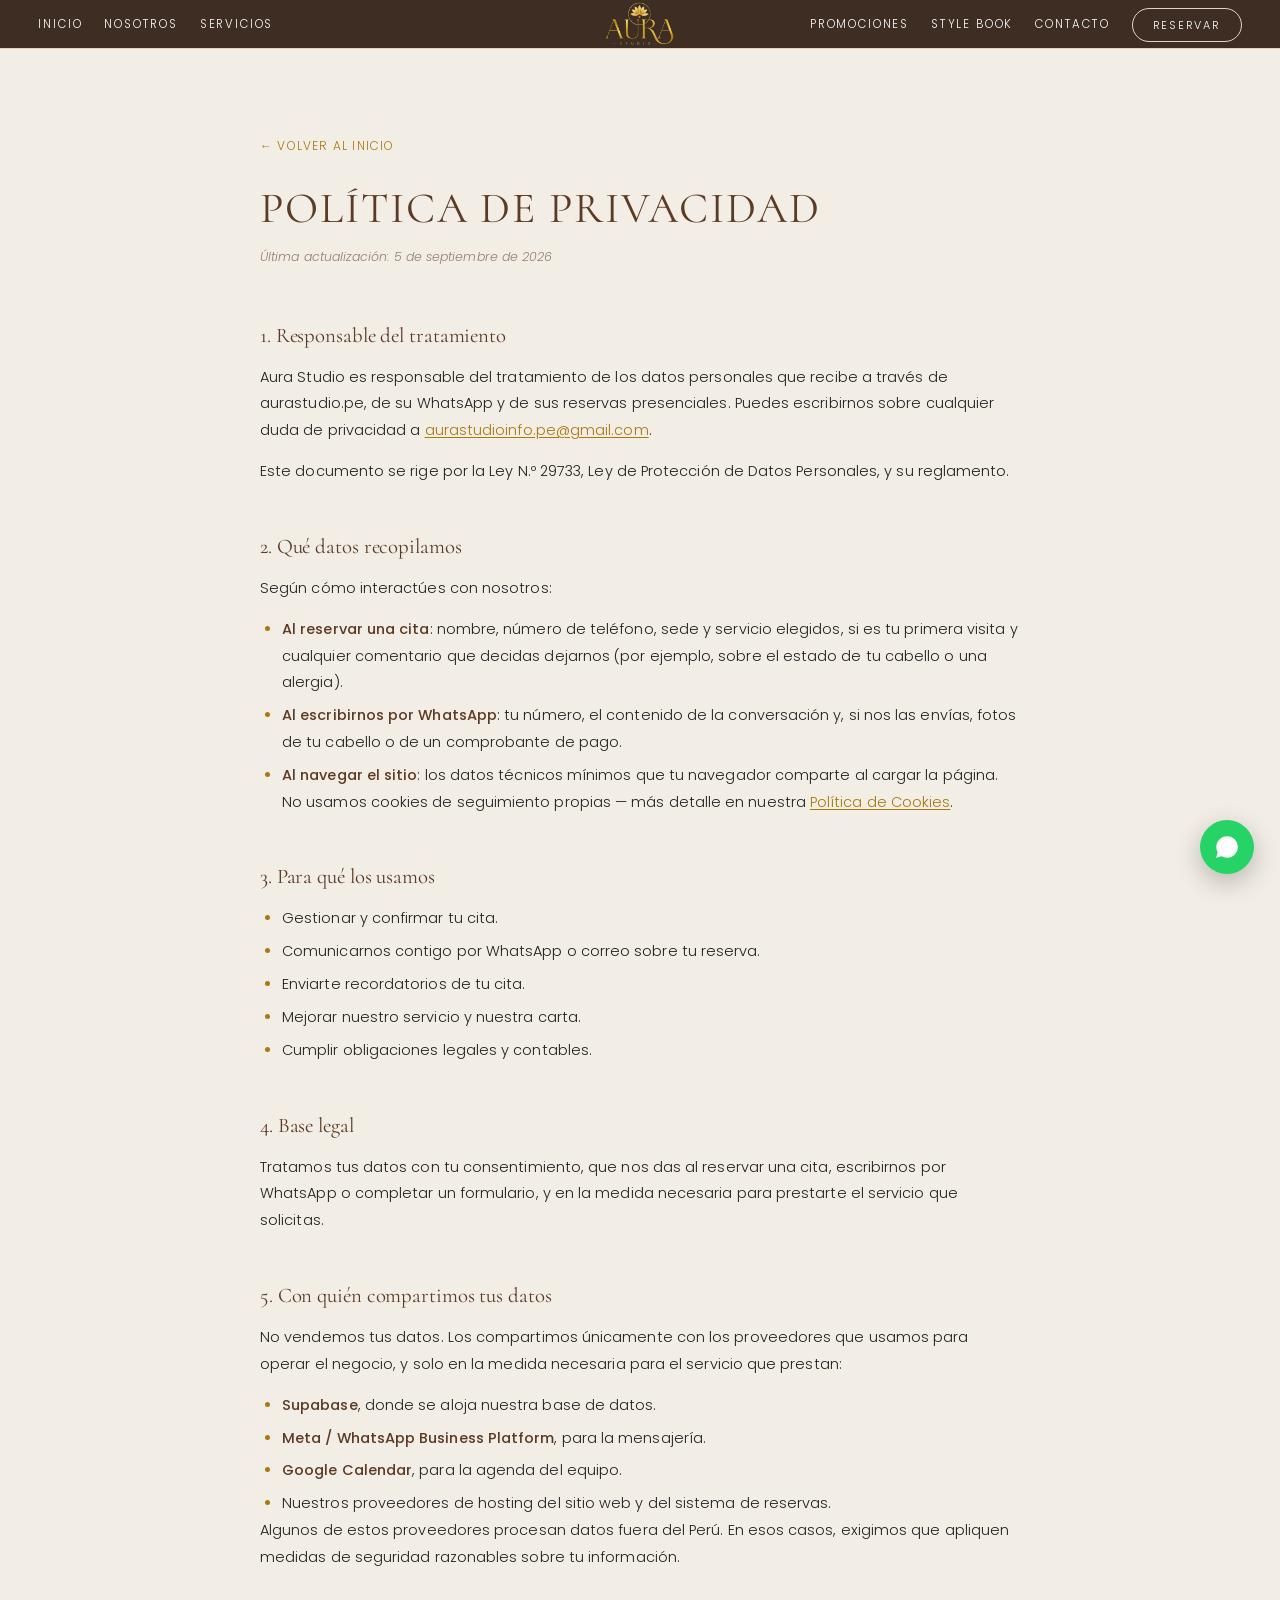
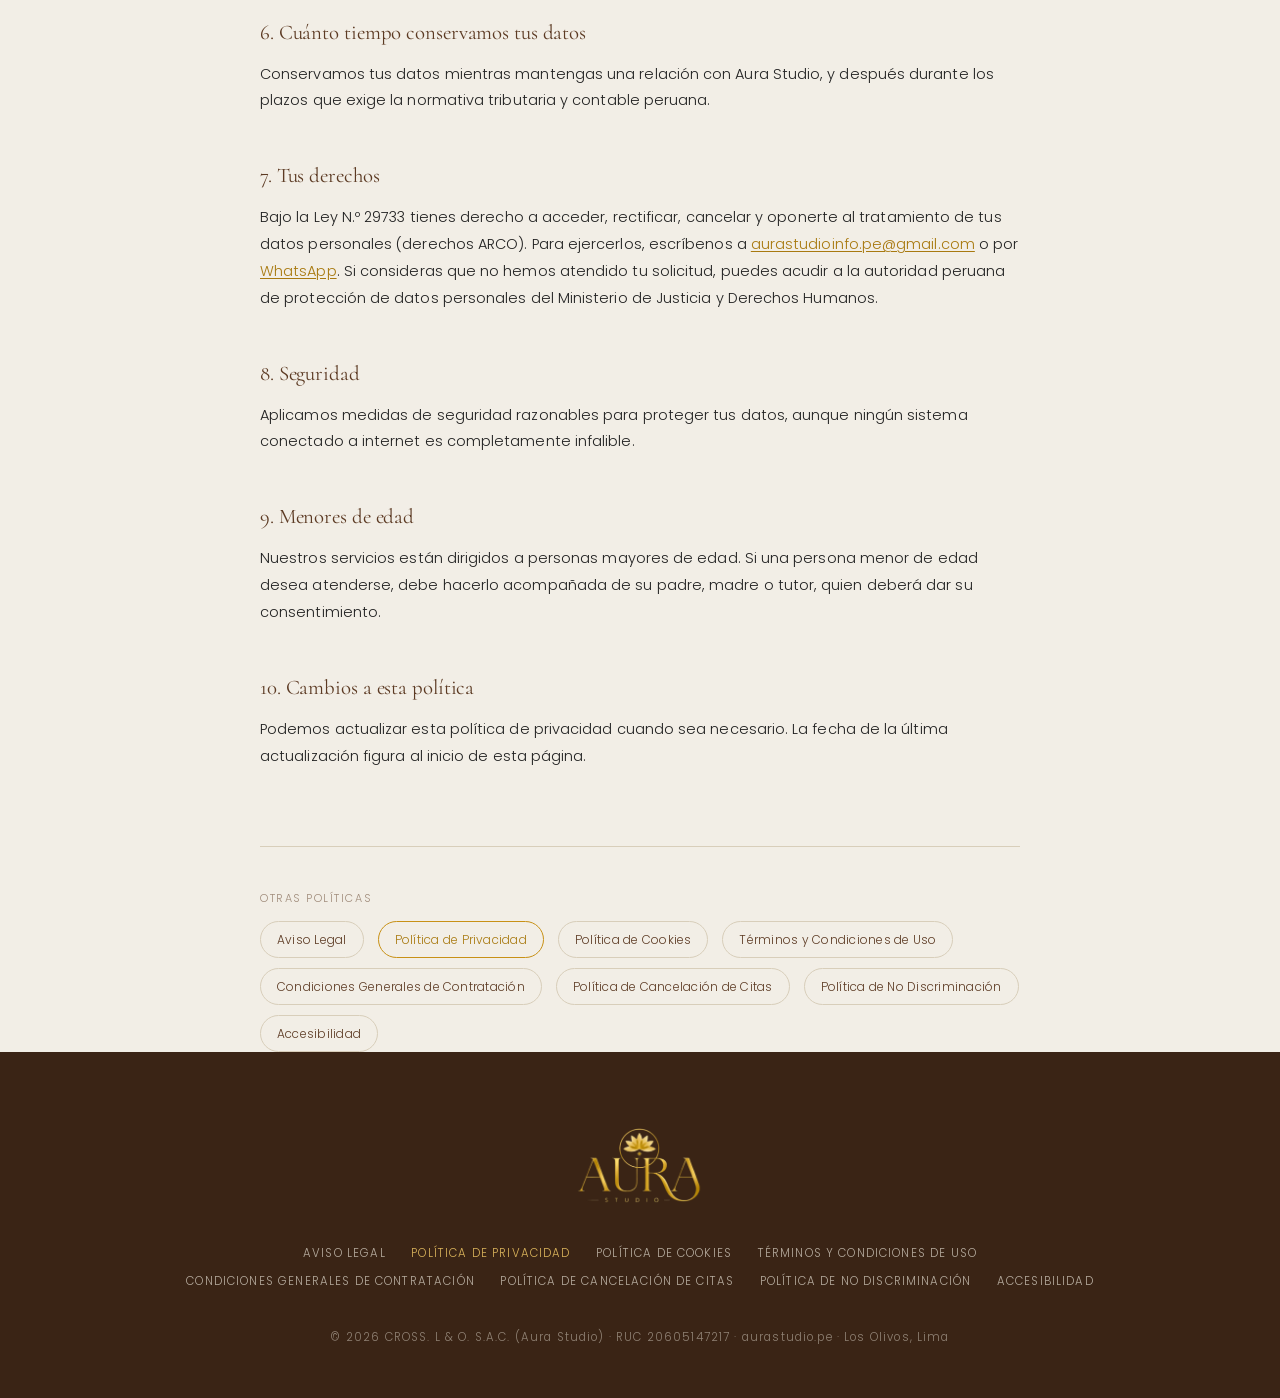
<file: privacidad.html>
<!DOCTYPE html>
<html lang="es">
<head>
<meta charset="UTF-8">
<meta name="viewport" content="width=device-width, initial-scale=1">
<title>Política de Privacidad | Aura Studio</title>
<meta name="description" content="Cómo Aura Studio recopila, usa y protege los datos personales de sus clientas al reservar una cita o escribir por WhatsApp.">
<link rel="preconnect" href="https://fonts.googleapis.com">
<link rel="preconnect" href="https://fonts.gstatic.com" crossorigin>
<link href="https://fonts.googleapis.com/css2?family=Cormorant:wght@300;400;500;600&family=Alex+Brush&family=Poppins:wght@200;300;400;500&display=swap" rel="stylesheet">
<link rel="stylesheet" href="assets/css/style.css">
<link rel="stylesheet" href="assets/css/legal.css">
</head>
<body>

<header class="site-header scrolled" id="site-header">
  <div class="header-inner">
    <nav class="nav nav-left">
      <a href="/#inicio">Inicio</a>
      <a href="/#nosotros">Nosotros</a>
      <a href="/#servicios">Servicios</a>
    </nav>

    <a class="brand" href="/" aria-label="Aura Studio">
      <img src="assets/img/logo.webp" alt="Aura Studio">
    </a>

    <nav class="nav nav-right">
      <a href="/#promociones">Promociones</a>
      <a href="/#stylebook">Style Book</a>
      <a href="/#contacto">Contacto</a>
      <span class="header-cta"><a href="/#reservar">Reservar</a></span>
    </nav>

    <button class="burger" id="burger" aria-label="Menú" aria-expanded="false">
      <span></span><span></span><span></span>
    </button>
  </div>

  <div class="mobile-menu" id="mobile-menu">
    <a href="/#inicio">Inicio</a>
    <a href="/#nosotros">Nosotros</a>
    <a href="/#servicios">Servicios</a>
    <a href="/#promociones">Promociones</a>
    <a href="/#stylebook">Style Book</a>
    <a href="/#contacto">Contacto</a>
    <span class="header-cta"><a href="/#reservar">Reservar Cita</a></span>
  </div>
</header>

<main class="legal-page">
  <div class="legal-hero">
    <a class="legal-back" href="/">&larr; Volver al inicio</a>
    <h1>Política de Privacidad</h1>
    <p class="legal-updated">Última actualización: 5 de septiembre de 2026</p>
  </div>

  <div class="legal-content">

    <section>
      <h2>1. Responsable del tratamiento</h2>
      <p>Aura Studio es responsable del tratamiento de los datos personales
      que recibe a través de aurastudio.pe, de su WhatsApp y de sus reservas
      presenciales. Puedes escribirnos sobre cualquier duda de privacidad a
      <a href="mailto:aurastudioinfo.pe@gmail.com">aurastudioinfo.pe@gmail.com</a>.</p>
      <p>Este documento se rige por la Ley N.º 29733, Ley de Protección de
      Datos Personales, y su reglamento.</p>
    </section>

    <section>
      <h2>2. Qué datos recopilamos</h2>
      <p>Según cómo interactúes con nosotros:</p>
      <ul>
        <li><strong>Al reservar una cita</strong>: nombre, número de teléfono,
        sede y servicio elegidos, si es tu primera visita y cualquier
        comentario que decidas dejarnos (por ejemplo, sobre el estado de tu
        cabello o una alergia).</li>
        <li><strong>Al escribirnos por WhatsApp</strong>: tu número, el
        contenido de la conversación y, si nos las envías, fotos de tu
        cabello o de un comprobante de pago.</li>
        <li><strong>Al navegar el sitio</strong>: los datos técnicos mínimos
        que tu navegador comparte al cargar la página. No usamos cookies de
        seguimiento propias — más detalle en nuestra
        <a href="/cookies">Política de Cookies</a>.</li>
      </ul>
    </section>

    <section>
      <h2>3. Para qué los usamos</h2>
      <ul>
        <li>Gestionar y confirmar tu cita.</li>
        <li>Comunicarnos contigo por WhatsApp o correo sobre tu reserva.</li>
        <li>Enviarte recordatorios de tu cita.</li>
        <li>Mejorar nuestro servicio y nuestra carta.</li>
        <li>Cumplir obligaciones legales y contables.</li>
      </ul>
    </section>

    <section>
      <h2>4. Base legal</h2>
      <p>Tratamos tus datos con tu consentimiento, que nos das al reservar
      una cita, escribirnos por WhatsApp o completar un formulario, y en la
      medida necesaria para prestarte el servicio que solicitas.</p>
    </section>

    <section>
      <h2>5. Con quién compartimos tus datos</h2>
      <p>No vendemos tus datos. Los compartimos únicamente con los
      proveedores que usamos para operar el negocio, y solo en la medida
      necesaria para el servicio que prestan:</p>
      <ul>
        <li><strong>Supabase</strong>, donde se aloja nuestra base de datos.</li>
        <li><strong>Meta / WhatsApp Business Platform</strong>, para la
        mensajería.</li>
        <li><strong>Google Calendar</strong>, para la agenda del equipo.</li>
        <li>Nuestros proveedores de hosting del sitio web y del sistema de
        reservas.</li>
      </ul>
      <p>Algunos de estos proveedores procesan datos fuera del Perú. En esos
      casos, exigimos que apliquen medidas de seguridad razonables sobre tu
      información.</p>
    </section>

    <section>
      <h2>6. Cuánto tiempo conservamos tus datos</h2>
      <p>Conservamos tus datos mientras mantengas una relación con Aura
      Studio, y después durante los plazos que exige la normativa tributaria
      y contable peruana.</p>
    </section>

    <section>
      <h2>7. Tus derechos</h2>
      <p>Bajo la Ley N.º 29733 tienes derecho a acceder, rectificar, cancelar
      y oponerte al tratamiento de tus datos personales (derechos ARCO).
      Para ejercerlos, escríbenos a
      <a href="mailto:aurastudioinfo.pe@gmail.com">aurastudioinfo.pe@gmail.com</a>
      o por <a href="https://wa.me/51934641018">WhatsApp</a>. Si consideras
      que no hemos atendido tu solicitud, puedes acudir a la autoridad
      peruana de protección de datos personales del Ministerio de Justicia y
      Derechos Humanos.</p>
    </section>

    <section>
      <h2>8. Seguridad</h2>
      <p>Aplicamos medidas de seguridad razonables para proteger tus datos,
      aunque ningún sistema conectado a internet es completamente
      infalible.</p>
    </section>

    <section>
      <h2>9. Menores de edad</h2>
      <p>Nuestros servicios están dirigidos a personas mayores de edad. Si
      una persona menor de edad desea atenderse, debe hacerlo acompañada de
      su padre, madre o tutor, quien deberá dar su consentimiento.</p>
    </section>

    <section>
      <h2>10. Cambios a esta política</h2>
      <p>Podemos actualizar esta política de privacidad cuando sea necesario.
      La fecha de la última actualización figura al inicio de esta página.</p>
    </section>

  </div>

  <nav class="legal-crosslinks" aria-label="Otras políticas">
    <span class="legal-crosslinks-label">Otras políticas</span>
    <a href="/aviso-legal">Aviso Legal</a>
    <a href="/privacidad" aria-current="page">Política de Privacidad</a>
    <a href="/cookies">Política de Cookies</a>
    <a href="/terminos">Términos y Condiciones de Uso</a>
    <a href="/contratacion">Condiciones Generales de Contratación</a>
    <a href="/cancelacion">Política de Cancelación de Citas</a>
    <a href="/no-discriminacion">Política de No Discriminación</a>
    <a href="/accesibilidad">Accesibilidad</a>
  </nav>
</main>

<footer class="site-footer">
  <img class="footer-logo" src="assets/img/logo.webp" alt="Aura Studio">
  <nav class="footer-legal">
    <a href="/aviso-legal">Aviso Legal</a>
    <a href="/privacidad" aria-current="page">Política de Privacidad</a>
    <a href="/cookies">Política de Cookies</a>
    <a href="/terminos">Términos y Condiciones de Uso</a>
    <a href="/contratacion">Condiciones Generales de Contratación</a>
    <a href="/cancelacion">Política de Cancelación de Citas</a>
    <a href="/no-discriminacion">Política de No Discriminación</a>
    <a href="/accesibilidad">Accesibilidad</a>
  </nav>
  <p class="copy">© <span id="year"></span> CROSS. L &amp; O. S.A.C. (Aura Studio) · RUC 20605147217 · aurastudio.pe · Los Olivos, Lima</p>
</footer>

<a class="wa-float" href="https://wa.me/51934641018?text=Hola%2C%20vengo%20de%20la%20web%20y%20quisiera%20saber%20m%C3%A1s" target="_blank" rel="noopener" aria-label="Escríbenos por WhatsApp">
  <svg viewBox="0 0 24 24" width="26" height="26" fill="currentColor"><path d="M17.47 14.38c-.3-.15-1.76-.87-2.03-.97-.27-.1-.47-.15-.67.15-.2.3-.77.97-.94 1.17-.17.2-.35.22-.65.07-.3-.15-1.26-.46-2.4-1.48-.89-.79-1.49-1.76-1.66-2.06-.17-.3-.02-.46.13-.61.14-.13.3-.35.45-.52.15-.17.2-.3.3-.5.1-.2.05-.37-.02-.52-.08-.15-.67-1.61-.92-2.2-.24-.58-.49-.5-.67-.51h-.57c-.2 0-.52.07-.79.37-.27.3-1.04 1.02-1.04 2.48s1.06 2.88 1.21 3.08c.15.2 2.1 3.2 5.08 4.49.71.3 1.26.49 1.69.63.71.22 1.36.19 1.87.12.57-.09 1.76-.72 2.01-1.41.25-.7.25-1.29.17-1.42-.07-.13-.27-.2-.57-.35zM12.04 2C6.58 2 2.13 6.45 2.13 11.91c0 1.75.46 3.45 1.32 4.95L2 22l5.27-1.38a9.87 9.87 0 0 0 4.77 1.22h.01c5.46 0 9.91-4.45 9.91-9.91 0-2.65-1.03-5.14-2.9-7.01A9.82 9.82 0 0 0 12.04 2z"/></svg>
</a>

<script>
  document.getElementById('year').textContent = new Date().getFullYear();
  var header = document.getElementById('site-header');
  var burger = document.getElementById('burger');
  function closeMenu(){ header.classList.remove('open'); burger.setAttribute('aria-expanded','false'); }
  if (burger) {
    burger.addEventListener('click', function () {
      var open = header.classList.toggle('open');
      burger.setAttribute('aria-expanded', open ? 'true' : 'false');
    });
  }
  document.querySelectorAll('.mobile-menu a, .nav a').forEach(function (a) {
    a.addEventListener('click', closeMenu);
  });
</script>
</body>
</html>
</file>
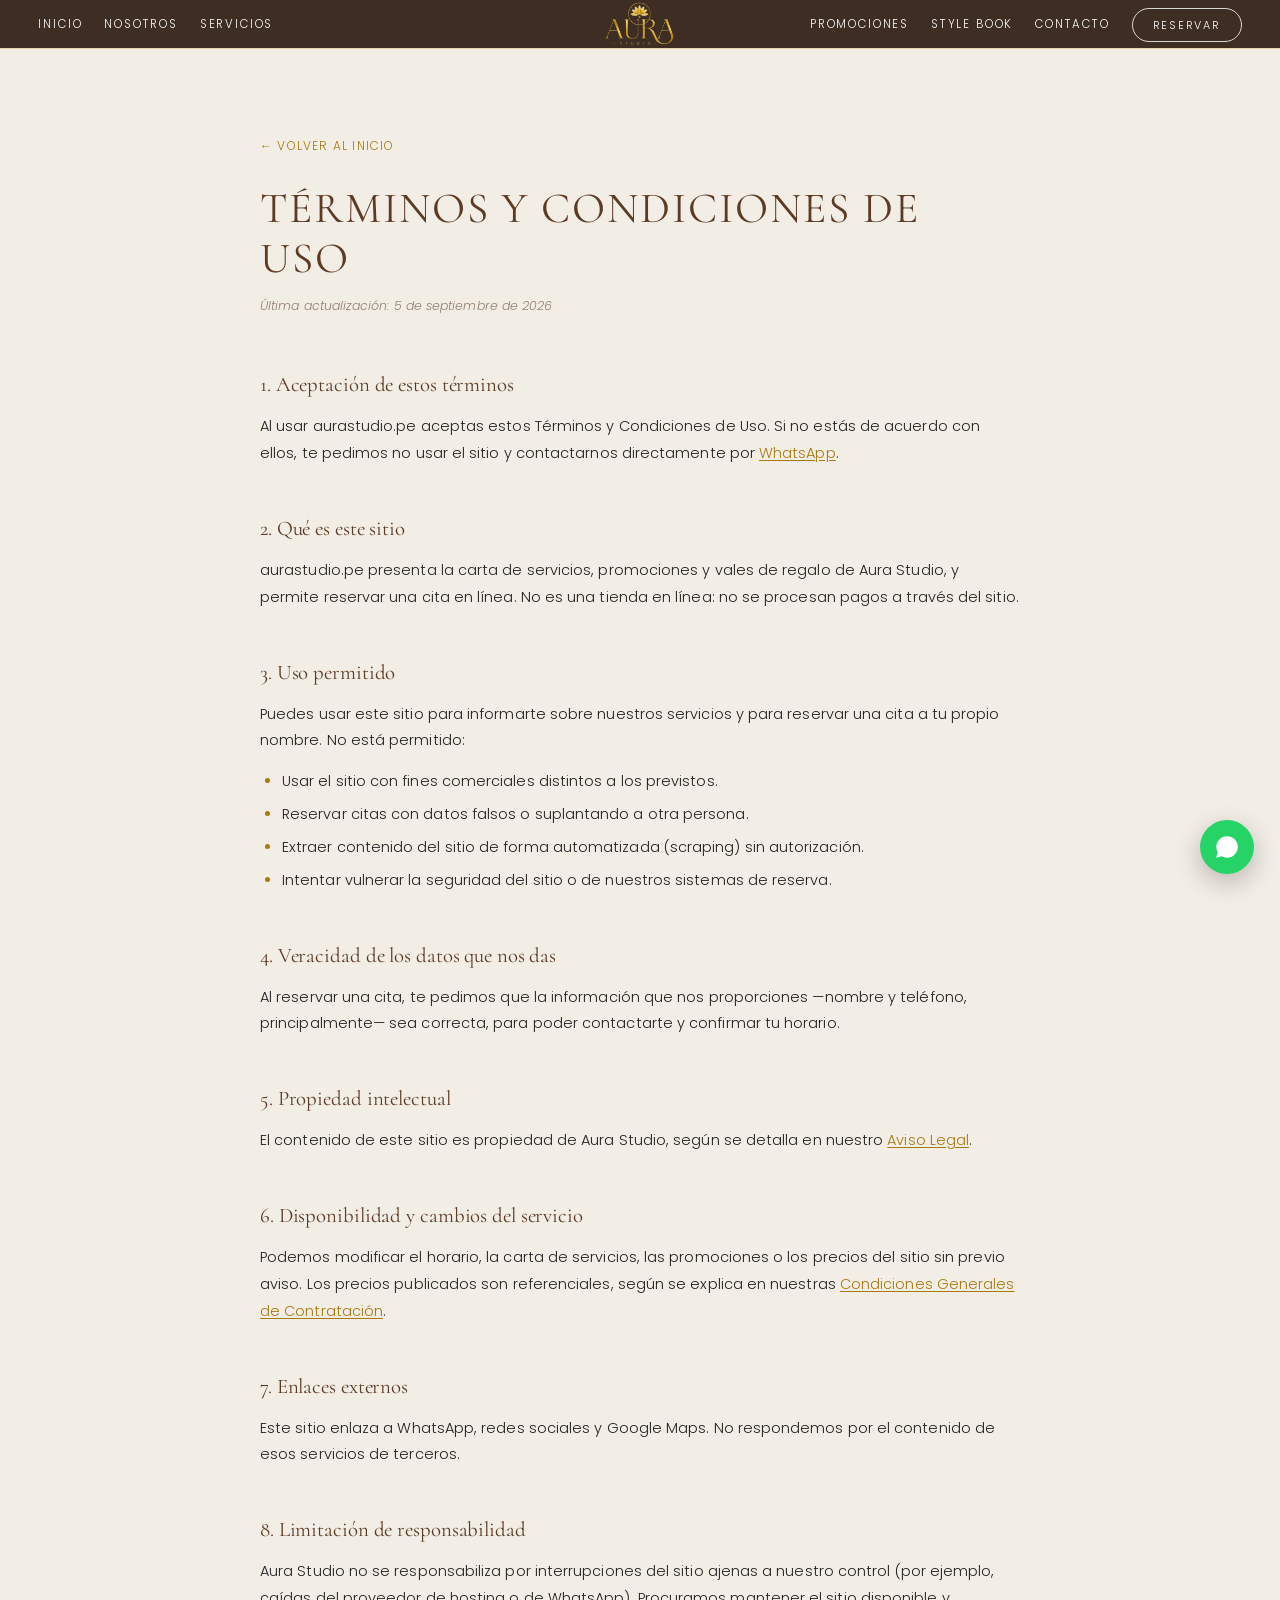
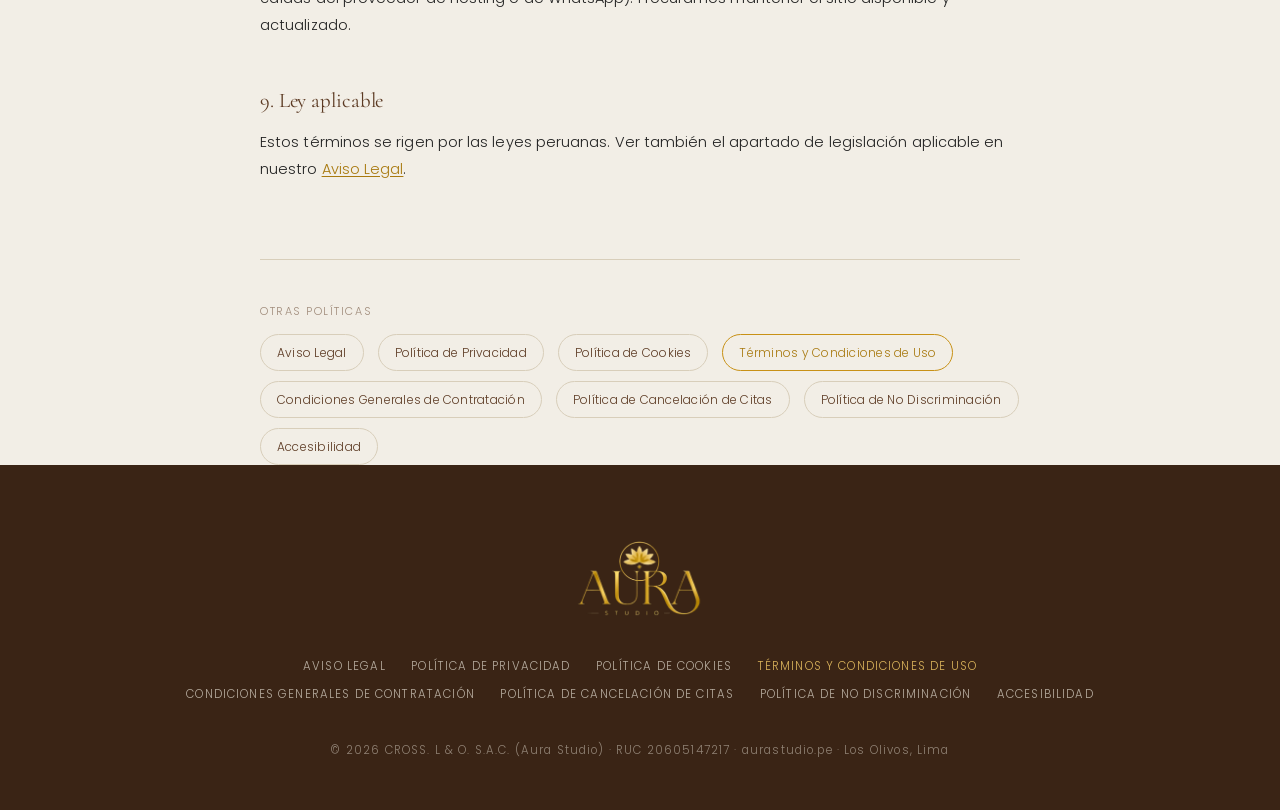
<file: terminos.html>
<!DOCTYPE html>
<html lang="es">
<head>
<meta charset="UTF-8">
<meta name="viewport" content="width=device-width, initial-scale=1">
<title>Términos y Condiciones de Uso | Aura Studio</title>
<meta name="description" content="Condiciones de uso del sitio web de Aura Studio: qué puedes hacer en él y qué responsabilidades aplican.">
<link rel="preconnect" href="https://fonts.googleapis.com">
<link rel="preconnect" href="https://fonts.gstatic.com" crossorigin>
<link href="https://fonts.googleapis.com/css2?family=Cormorant:wght@300;400;500;600&family=Alex+Brush&family=Poppins:wght@200;300;400;500&display=swap" rel="stylesheet">
<link rel="stylesheet" href="assets/css/style.css">
<link rel="stylesheet" href="assets/css/legal.css">
</head>
<body>

<header class="site-header scrolled" id="site-header">
  <div class="header-inner">
    <nav class="nav nav-left">
      <a href="/#inicio">Inicio</a>
      <a href="/#nosotros">Nosotros</a>
      <a href="/#servicios">Servicios</a>
    </nav>

    <a class="brand" href="/" aria-label="Aura Studio">
      <img src="assets/img/logo.webp" alt="Aura Studio">
    </a>

    <nav class="nav nav-right">
      <a href="/#promociones">Promociones</a>
      <a href="/#stylebook">Style Book</a>
      <a href="/#contacto">Contacto</a>
      <span class="header-cta"><a href="/#reservar">Reservar</a></span>
    </nav>

    <button class="burger" id="burger" aria-label="Menú" aria-expanded="false">
      <span></span><span></span><span></span>
    </button>
  </div>

  <div class="mobile-menu" id="mobile-menu">
    <a href="/#inicio">Inicio</a>
    <a href="/#nosotros">Nosotros</a>
    <a href="/#servicios">Servicios</a>
    <a href="/#promociones">Promociones</a>
    <a href="/#stylebook">Style Book</a>
    <a href="/#contacto">Contacto</a>
    <span class="header-cta"><a href="/#reservar">Reservar Cita</a></span>
  </div>
</header>

<main class="legal-page">
  <div class="legal-hero">
    <a class="legal-back" href="/">&larr; Volver al inicio</a>
    <h1>Términos y Condiciones de Uso</h1>
    <p class="legal-updated">Última actualización: 5 de septiembre de 2026</p>
  </div>

  <div class="legal-content">

    <section>
      <h2>1. Aceptación de estos términos</h2>
      <p>Al usar aurastudio.pe aceptas estos Términos y Condiciones de Uso.
      Si no estás de acuerdo con ellos, te pedimos no usar el sitio y
      contactarnos directamente por <a href="https://wa.me/51934641018">WhatsApp</a>.</p>
    </section>

    <section>
      <h2>2. Qué es este sitio</h2>
      <p>aurastudio.pe presenta la carta de servicios, promociones y vales de
      regalo de Aura Studio, y permite reservar una cita en línea. No es una
      tienda en línea: no se procesan pagos a través del sitio.</p>
    </section>

    <section>
      <h2>3. Uso permitido</h2>
      <p>Puedes usar este sitio para informarte sobre nuestros servicios y
      para reservar una cita a tu propio nombre. No está permitido:</p>
      <ul>
        <li>Usar el sitio con fines comerciales distintos a los previstos.</li>
        <li>Reservar citas con datos falsos o suplantando a otra persona.</li>
        <li>Extraer contenido del sitio de forma automatizada (scraping) sin
        autorización.</li>
        <li>Intentar vulnerar la seguridad del sitio o de nuestros sistemas
        de reserva.</li>
      </ul>
    </section>

    <section>
      <h2>4. Veracidad de los datos que nos das</h2>
      <p>Al reservar una cita, te pedimos que la información que nos
      proporciones —nombre y teléfono, principalmente— sea correcta, para
      poder contactarte y confirmar tu horario.</p>
    </section>

    <section>
      <h2>5. Propiedad intelectual</h2>
      <p>El contenido de este sitio es propiedad de Aura Studio, según se
      detalla en nuestro <a href="/aviso-legal">Aviso Legal</a>.</p>
    </section>

    <section>
      <h2>6. Disponibilidad y cambios del servicio</h2>
      <p>Podemos modificar el horario, la carta de servicios, las
      promociones o los precios del sitio sin previo aviso. Los precios
      publicados son referenciales, según se explica en nuestras
      <a href="/contratacion">Condiciones Generales de Contratación</a>.</p>
    </section>

    <section>
      <h2>7. Enlaces externos</h2>
      <p>Este sitio enlaza a WhatsApp, redes sociales y Google Maps. No
      respondemos por el contenido de esos servicios de terceros.</p>
    </section>

    <section>
      <h2>8. Limitación de responsabilidad</h2>
      <p>Aura Studio no se responsabiliza por interrupciones del sitio ajenas
      a nuestro control (por ejemplo, caídas del proveedor de hosting o de
      WhatsApp). Procuramos mantener el sitio disponible y actualizado.</p>
    </section>

    <section>
      <h2>9. Ley aplicable</h2>
      <p>Estos términos se rigen por las leyes peruanas. Ver también el
      apartado de legislación aplicable en nuestro
      <a href="/aviso-legal">Aviso Legal</a>.</p>
    </section>

  </div>

  <nav class="legal-crosslinks" aria-label="Otras políticas">
    <span class="legal-crosslinks-label">Otras políticas</span>
    <a href="/aviso-legal">Aviso Legal</a>
    <a href="/privacidad">Política de Privacidad</a>
    <a href="/cookies">Política de Cookies</a>
    <a href="/terminos" aria-current="page">Términos y Condiciones de Uso</a>
    <a href="/contratacion">Condiciones Generales de Contratación</a>
    <a href="/cancelacion">Política de Cancelación de Citas</a>
    <a href="/no-discriminacion">Política de No Discriminación</a>
    <a href="/accesibilidad">Accesibilidad</a>
  </nav>
</main>

<footer class="site-footer">
  <img class="footer-logo" src="assets/img/logo.webp" alt="Aura Studio">
  <nav class="footer-legal">
    <a href="/aviso-legal">Aviso Legal</a>
    <a href="/privacidad">Política de Privacidad</a>
    <a href="/cookies">Política de Cookies</a>
    <a href="/terminos" aria-current="page">Términos y Condiciones de Uso</a>
    <a href="/contratacion">Condiciones Generales de Contratación</a>
    <a href="/cancelacion">Política de Cancelación de Citas</a>
    <a href="/no-discriminacion">Política de No Discriminación</a>
    <a href="/accesibilidad">Accesibilidad</a>
  </nav>
  <p class="copy">© <span id="year"></span> CROSS. L &amp; O. S.A.C. (Aura Studio) · RUC 20605147217 · aurastudio.pe · Los Olivos, Lima</p>
</footer>

<a class="wa-float" href="https://wa.me/51934641018?text=Hola%2C%20vengo%20de%20la%20web%20y%20quisiera%20saber%20m%C3%A1s" target="_blank" rel="noopener" aria-label="Escríbenos por WhatsApp">
  <svg viewBox="0 0 24 24" width="26" height="26" fill="currentColor"><path d="M17.47 14.38c-.3-.15-1.76-.87-2.03-.97-.27-.1-.47-.15-.67.15-.2.3-.77.97-.94 1.17-.17.2-.35.22-.65.07-.3-.15-1.26-.46-2.4-1.48-.89-.79-1.49-1.76-1.66-2.06-.17-.3-.02-.46.13-.61.14-.13.3-.35.45-.52.15-.17.2-.3.3-.5.1-.2.05-.37-.02-.52-.08-.15-.67-1.61-.92-2.2-.24-.58-.49-.5-.67-.51h-.57c-.2 0-.52.07-.79.37-.27.3-1.04 1.02-1.04 2.48s1.06 2.88 1.21 3.08c.15.2 2.1 3.2 5.08 4.49.71.3 1.26.49 1.69.63.71.22 1.36.19 1.87.12.57-.09 1.76-.72 2.01-1.41.25-.7.25-1.29.17-1.42-.07-.13-.27-.2-.57-.35zM12.04 2C6.58 2 2.13 6.45 2.13 11.91c0 1.75.46 3.45 1.32 4.95L2 22l5.27-1.38a9.87 9.87 0 0 0 4.77 1.22h.01c5.46 0 9.91-4.45 9.91-9.91 0-2.65-1.03-5.14-2.9-7.01A9.82 9.82 0 0 0 12.04 2z"/></svg>
</a>

<script>
  document.getElementById('year').textContent = new Date().getFullYear();
  var header = document.getElementById('site-header');
  var burger = document.getElementById('burger');
  function closeMenu(){ header.classList.remove('open'); burger.setAttribute('aria-expanded','false'); }
  if (burger) {
    burger.addEventListener('click', function () {
      var open = header.classList.toggle('open');
      burger.setAttribute('aria-expanded', open ? 'true' : 'false');
    });
  }
  document.querySelectorAll('.mobile-menu a, .nav a').forEach(function (a) {
    a.addEventListener('click', closeMenu);
  });
</script>
</body>
</html>
</file>
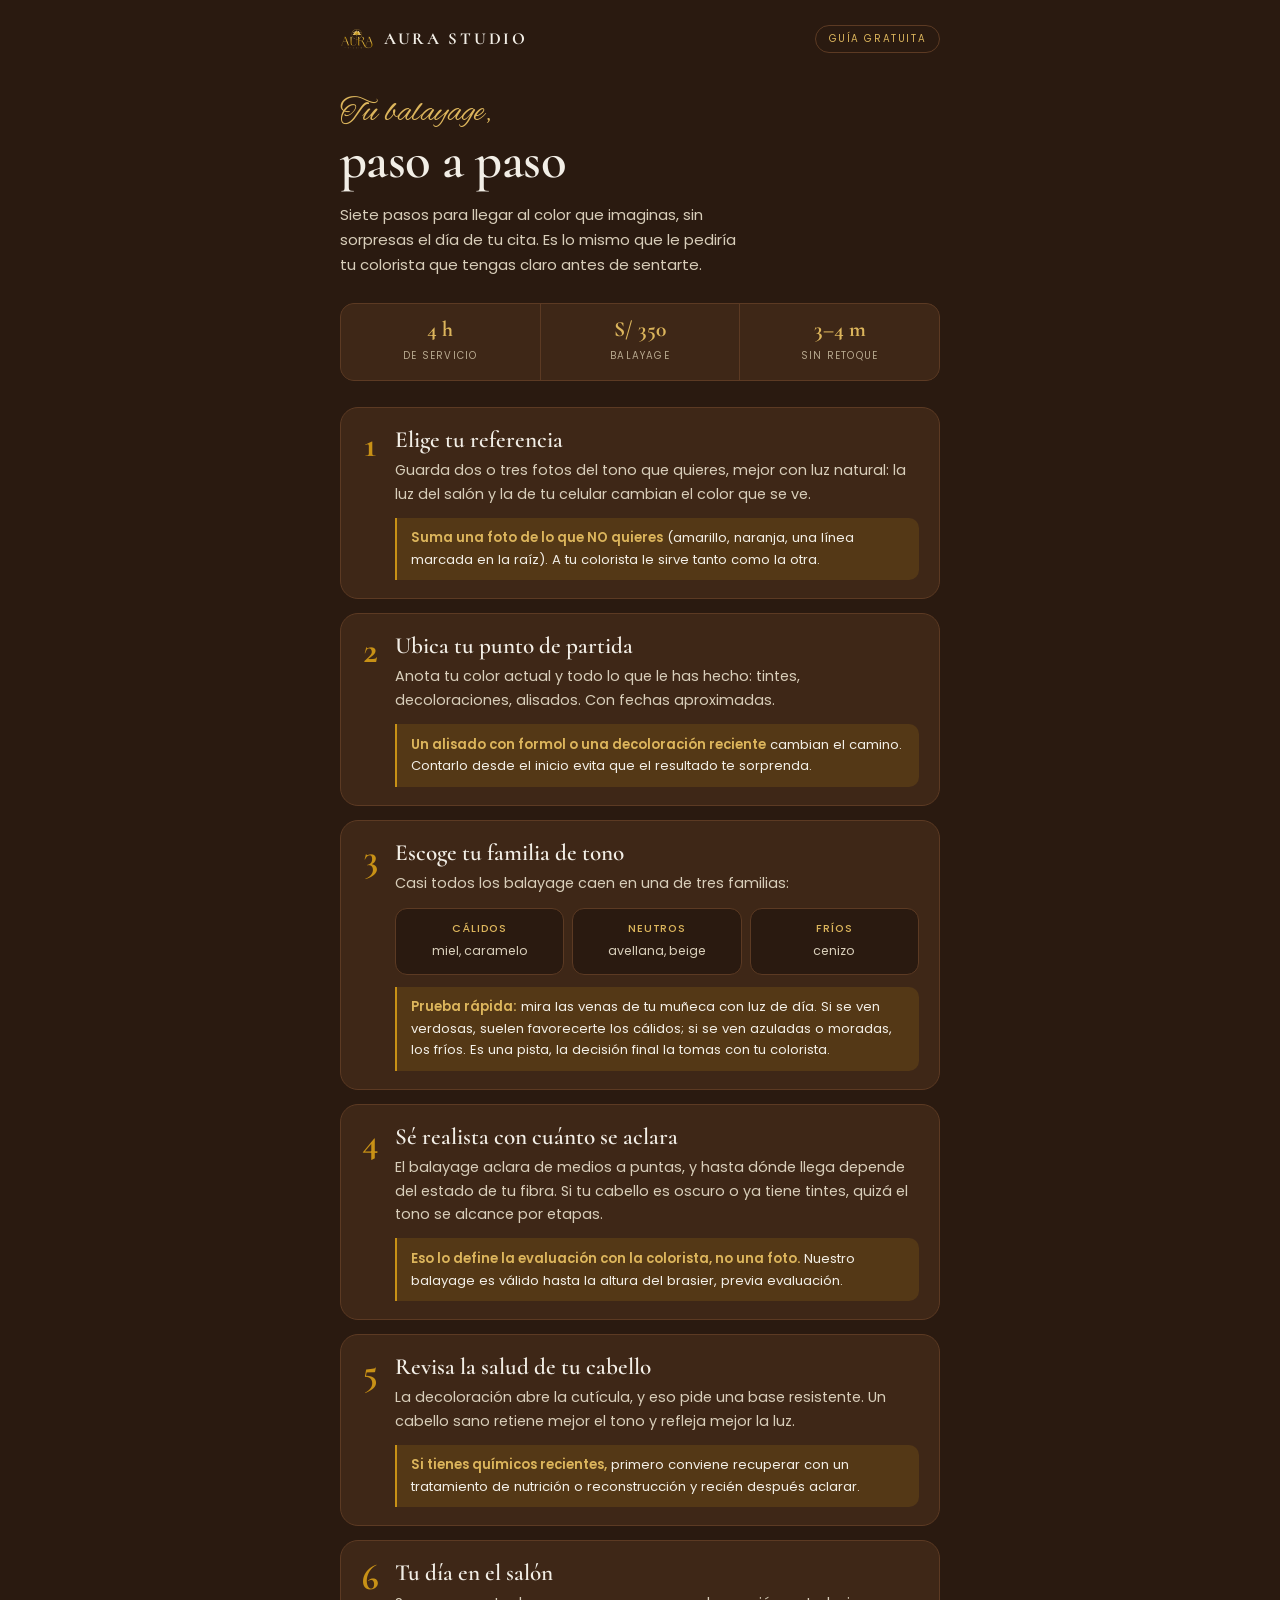
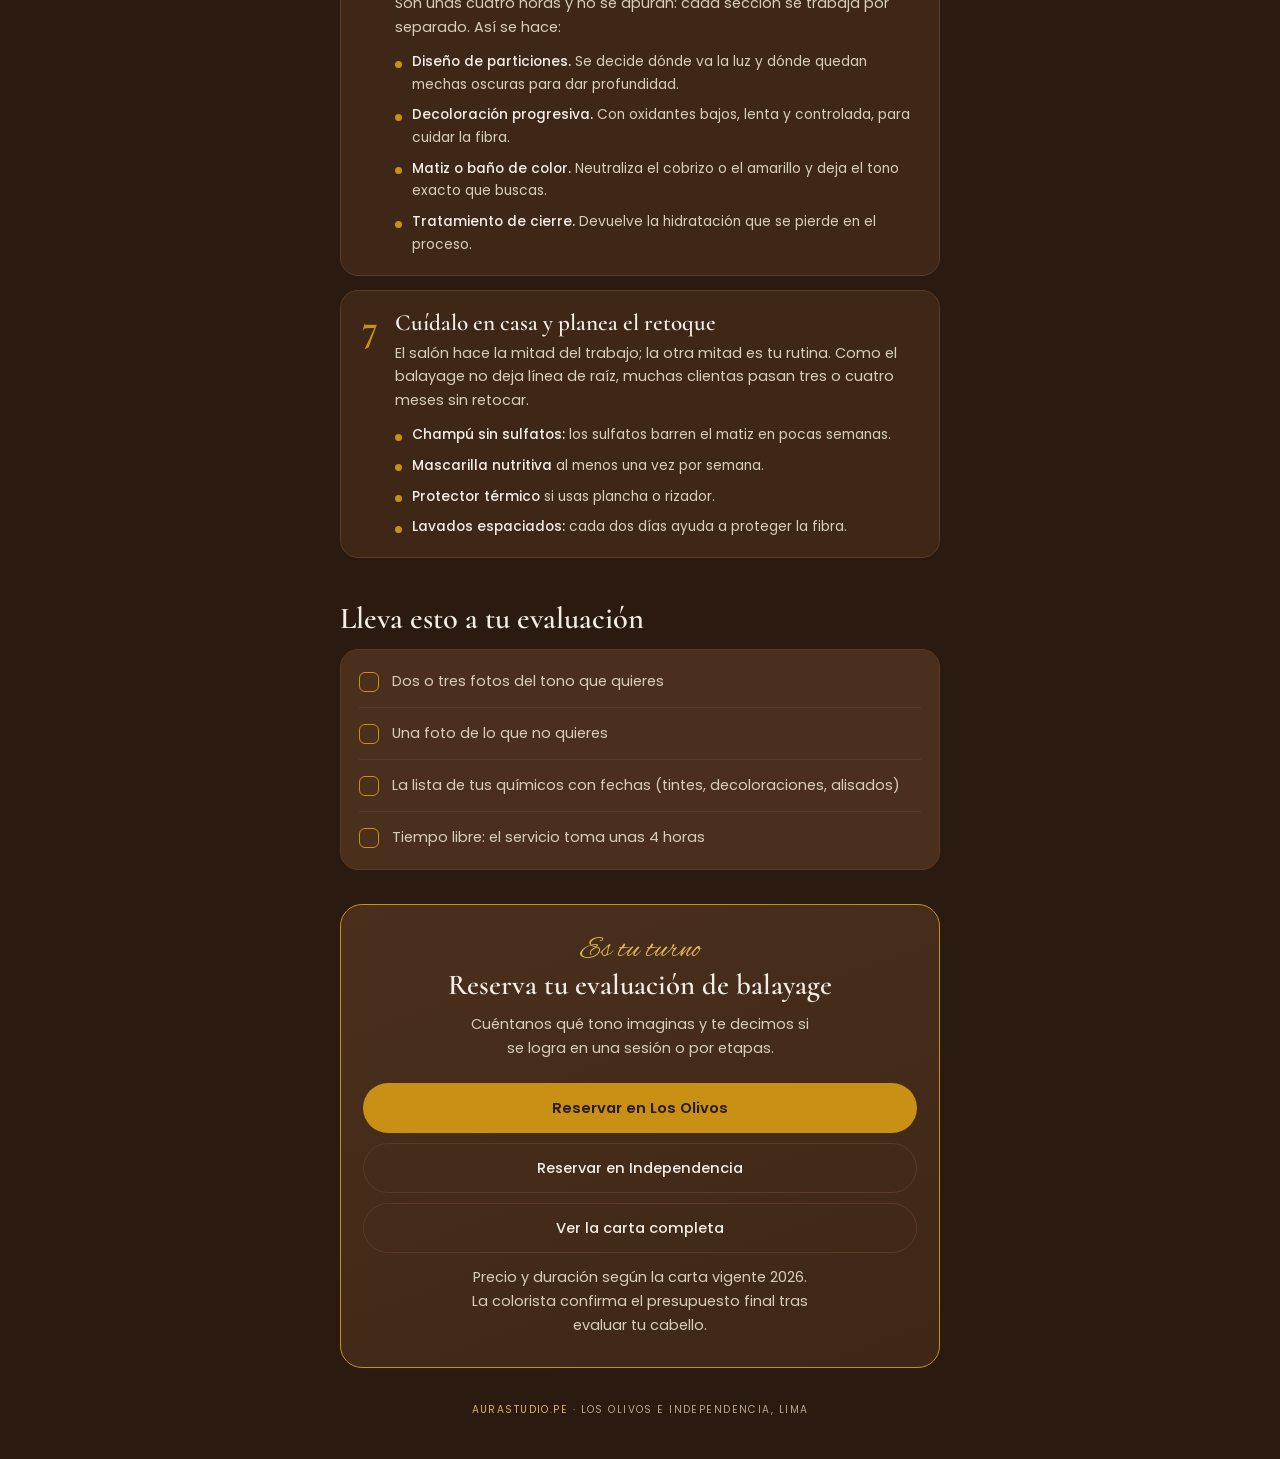
<file: guias/balayage.html>
<!DOCTYPE html>
<html lang="es">
<head>
<meta charset="utf-8">
<meta name="viewport" content="width=device-width, initial-scale=1, viewport-fit=cover">
<title>Guía de balayage · Aura Studio</title>
<meta name="description" content="Siete pasos para llegar al color que imaginas con tu balayage: cómo elegir tu tono, qué decirle a tu colorista y cómo cuidarlo. Guía de Aura Studio, Lima.">
<meta name="robots" content="index, follow">
<meta name="theme-color" content="#2A1A10">
<link rel="icon" href="../assets/img/logo.webp">

<meta property="og:type" content="article">
<meta property="og:title" content="Tu balayage, paso a paso · Aura Studio">
<meta property="og:description" content="Siete pasos para llegar al color que imaginas, sin sorpresas el día de tu cita.">
<meta property="og:image" content="https://aurastudio.pe/assets/img/capilar.webp">
<meta property="og:url" content="https://aurastudio.pe/guias/balayage">

<link rel="preconnect" href="https://fonts.googleapis.com">
<link rel="preconnect" href="https://fonts.gstatic.com" crossorigin>
<link rel="stylesheet" href="https://fonts.googleapis.com/css2?family=Cormorant:ital,wght@0,500;0,600;0,700;1,500&family=Alex+Brush&family=Poppins:wght@300;400;500;600&display=swap">

<style>
  /* Página aparte y sin el CSS del sitio: se abre desde un mensaje directo de
     Instagram, Messenger o WhatsApp, casi siempre con datos móviles. Mismo
     criterio que links.html: tema único, colores explícitos, cero JavaScript. */
  :root{
    --noche:#2A1A10; --brasa:#3E2717; --brasa-2:#4A2F1C; --borde:#5C3A23;
    --gold:#C89116; --gold-soft:#DCB55C; --gold-tenue:rgba(200,145,22,.16);
    --crema:#F2EEE6; --crema-2:#D8CEBA; --crema-3:#B8A98F;
    --serif:"Cormorant",Georgia,serif; --script:"Alex Brush","Brush Script MT",cursive;
    --sans:"Poppins",-apple-system,system-ui,sans-serif;
  }
  *{box-sizing:border-box}
  html{-webkit-text-size-adjust:100%}
  body{margin:0;background:var(--noche);color:var(--crema);font-family:var(--sans);
    font-size:15px;line-height:1.65;-webkit-font-smoothing:antialiased;
    padding:env(safe-area-inset-top,0) 0 env(safe-area-inset-bottom,0)}
  h1,h2,h3,p,ul,ol{margin:0}
  ul,ol{padding:0;list-style:none}
  a{color:inherit}
  :focus-visible{outline:2px solid var(--gold-soft);outline-offset:3px;border-radius:4px}
  .wrap{width:100%;max-width:640px;margin-inline:auto;padding-inline:20px}

  /* portada */
  .top{padding-block:22px 6px;display:flex;align-items:center;justify-content:space-between;gap:12px}
  .marca{display:flex;align-items:center;gap:10px;text-decoration:none}
  .marca img{width:34px;height:34px;object-fit:contain}
  .marca span{font-family:var(--serif);font-weight:700;font-size:1.05rem;letter-spacing:.16em;
    text-transform:uppercase;color:var(--crema)}
  .sello{font-size:.62rem;letter-spacing:.16em;text-transform:uppercase;color:var(--gold-soft);
    border:1px solid var(--borde);border-radius:999px;padding:.3rem .8rem}
  .hero{padding-block:34px 26px}
  .hero .script{font-family:var(--script);font-size:2.2rem;color:var(--gold-soft);line-height:1}
  .hero h1{font-family:var(--serif);font-weight:600;font-size:clamp(2.4rem,9vw,3.3rem);
    line-height:1.02;letter-spacing:-.01em;margin-top:.15rem;text-wrap:balance}
  .hero p{margin-top:1rem;color:var(--crema-2);max-width:46ch}
  .datos{display:grid;grid-template-columns:repeat(3,1fr);gap:1px;margin-top:1.6rem;
    background:var(--borde);border:1px solid var(--borde);border-radius:14px;overflow:hidden}
  .dato{background:var(--brasa);padding:.85rem .5rem;text-align:center}
  .dato b{display:block;font-family:var(--serif);font-size:1.35rem;font-weight:700;color:var(--gold-soft);line-height:1.1}
  .dato span{font-size:.62rem;letter-spacing:.12em;text-transform:uppercase;color:var(--crema-3)}

  /* pasos */
  .pasos{display:flex;flex-direction:column;gap:14px;padding-bottom:10px}
  .paso{background:var(--brasa);border:1px solid var(--borde);border-radius:18px;padding:20px 20px 18px;
    display:grid;grid-template-columns:auto minmax(0,1fr);column-gap:16px;row-gap:0}
  .paso > :not(.n){grid-column:2}
  .paso h2 + p{margin-top:.35rem}
  .paso > *{min-width:0}
  .n{font-family:var(--serif);font-weight:700;font-size:2.3rem;line-height:.9;color:var(--gold);
    grid-row:1 / span 6;grid-column:1;font-variant-numeric:tabular-nums}
  .paso h2{font-family:var(--serif);font-weight:600;font-size:1.45rem;line-height:1.1;color:var(--crema)}
  .paso p{color:var(--crema-2);font-size:.9rem}
  .tip{margin-top:.7rem;background:var(--gold-tenue);border-left:2px solid var(--gold);
    border-radius:0 10px 10px 0;padding:.6rem .85rem;font-size:.82rem;color:var(--crema)}
  .tip b{color:var(--gold-soft);font-weight:600}
  .familias{display:grid;grid-template-columns:repeat(3,minmax(0,1fr));gap:8px;margin-top:.8rem}
  .fam{background:var(--noche);border:1px solid var(--borde);border-radius:12px;padding:.7rem .5rem;text-align:center}
  .fam b{display:block;font-size:.68rem;letter-spacing:.08em;text-transform:uppercase;color:var(--gold-soft);font-weight:500}
  .fam span{font-size:.78rem;color:var(--crema-2)}
  .etapas{margin-top:.7rem;display:flex;flex-direction:column;gap:.5rem}
  .etapas li{display:flex;gap:.65rem;font-size:.86rem;color:var(--crema-2)}
  .etapas li::before{content:"";flex:none;width:7px;height:7px;border-radius:50%;background:var(--gold);margin-top:.6rem}
  .etapas b{color:var(--crema);font-weight:500}

  /* lista para llevar */
  h2.tit{font-family:var(--serif);font-weight:600;font-size:1.9rem;line-height:1.1;margin:34px 0 14px;text-wrap:balance}
  .lista{background:var(--brasa-2);border:1px solid var(--borde);border-radius:18px;padding:6px 18px}
  .lista label{display:flex;gap:.8rem;align-items:flex-start;padding:.85rem 0;
    border-bottom:1px solid var(--borde);font-size:.9rem;color:var(--crema-2);cursor:pointer}
  .lista label:last-child{border-bottom:0}
  .lista input{appearance:none;-webkit-appearance:none;flex:none;width:20px;height:20px;margin:.15rem 0 0;
    border:1.5px solid var(--gold);border-radius:6px;background:transparent;cursor:pointer;display:grid;place-items:center}
  .lista input:checked{background:var(--gold)}
  .lista input:checked::after{content:"";width:5px;height:9px;border:solid var(--noche);
    border-width:0 2px 2px 0;transform:rotate(45deg) translate(-1px,-1px)}
  .lista input:checked + span{color:var(--crema);text-decoration:line-through;text-decoration-color:var(--crema-3)}

  /* cierre */
  .cierre{margin-top:34px;text-align:center;background:linear-gradient(160deg,var(--brasa-2),var(--brasa));
    border:1px solid var(--gold);border-radius:22px;padding:30px 22px}
  .cierre .script{font-family:var(--script);font-size:1.9rem;color:var(--gold-soft);line-height:1}
  .cierre h2{font-family:var(--serif);font-weight:600;font-size:1.8rem;line-height:1.1;margin-top:.2rem}
  .cierre p{color:var(--crema-2);margin:.8rem auto 0;max-width:38ch;font-size:.9rem}
  .botones{display:flex;flex-direction:column;gap:10px;margin-top:1.4rem}
  .btn{display:flex;align-items:center;justify-content:center;min-height:50px;padding:.7rem 1.2rem;
    border-radius:999px;text-decoration:none;font-weight:500;font-size:.92rem;transition:filter .2s,background .2s}
  .btn--pri{background:var(--gold);color:var(--noche);font-weight:600}
  .btn--pri:hover{filter:brightness(1.1)}
  .btn--sec{border:1px solid var(--borde);color:var(--crema)}
  .btn--sec:hover{background:var(--brasa)}
  .nota{margin-top:1.1rem;font-size:.72rem;color:var(--crema-3)}
  .pie{padding-block:34px 40px;text-align:center;font-size:.64rem;letter-spacing:.14em;
    text-transform:uppercase;color:var(--crema-3)}
  .pie a{color:var(--gold-soft);text-decoration:none}
  @media (prefers-reduced-motion:reduce){*{transition:none!important}}
</style>
</head>
<body>

<header class="wrap top">
  <a class="marca" href="https://aurastudio.pe">
    <img src="../assets/img/logo.webp" alt="" width="34" height="34">
    <span>Aura Studio</span>
  </a>
  <span class="sello">Guía gratuita</span>
</header>

<main class="wrap">
  <section class="hero">
    <div class="script">Tu balayage,</div>
    <h1>paso a paso</h1>
    <p>Siete pasos para llegar al color que imaginas, sin sorpresas el día de tu cita. Es lo mismo que le pediría tu colorista que tengas claro antes de sentarte.</p>
    <div class="datos" aria-label="Datos del servicio">
      <div class="dato"><b>4 h</b><span>de servicio</span></div>
      <div class="dato"><b>S/ 350</b><span>balayage</span></div>
      <div class="dato"><b>3–4 m</b><span>sin retoque</span></div>
    </div>
  </section>

  <ol class="pasos">
    <li class="paso">
      <span class="n">1</span>
      <h2>Elige tu referencia</h2>
      <p>Guarda dos o tres fotos del tono que quieres, mejor con luz natural: la luz del salón y la de tu celular cambian el color que se ve.</p>
      <div class="tip"><b>Suma una foto de lo que NO quieres</b> (amarillo, naranja, una línea marcada en la raíz). A tu colorista le sirve tanto como la otra.</div>
    </li>

    <li class="paso">
      <span class="n">2</span>
      <h2>Ubica tu punto de partida</h2>
      <p>Anota tu color actual y todo lo que le has hecho: tintes, decoloraciones, alisados. Con fechas aproximadas.</p>
      <div class="tip"><b>Un alisado con formol o una decoloración reciente</b> cambian el camino. Contarlo desde el inicio evita que el resultado te sorprenda.</div>
    </li>

    <li class="paso">
      <span class="n">3</span>
      <h2>Escoge tu familia de tono</h2>
      <p>Casi todos los balayage caen en una de tres familias:</p>
      <div class="familias">
        <div class="fam"><b>Cálidos</b><span>miel, caramelo</span></div>
        <div class="fam"><b>Neutros</b><span>avellana, beige</span></div>
        <div class="fam"><b>Fríos</b><span>cenizo</span></div>
      </div>
      <div class="tip"><b>Prueba rápida:</b> mira las venas de tu muñeca con luz de día. Si se ven verdosas, suelen favorecerte los cálidos; si se ven azuladas o moradas, los fríos. Es una pista, la decisión final la tomas con tu colorista.</div>
    </li>

    <li class="paso">
      <span class="n">4</span>
      <h2>Sé realista con cuánto se aclara</h2>
      <p>El balayage aclara de medios a puntas, y hasta dónde llega depende del estado de tu fibra. Si tu cabello es oscuro o ya tiene tintes, quizá el tono se alcance por etapas.</p>
      <div class="tip"><b>Eso lo define la evaluación con la colorista, no una foto.</b> Nuestro balayage es válido hasta la altura del brasier, previa evaluación.</div>
    </li>

    <li class="paso">
      <span class="n">5</span>
      <h2>Revisa la salud de tu cabello</h2>
      <p>La decoloración abre la cutícula, y eso pide una base resistente. Un cabello sano retiene mejor el tono y refleja mejor la luz.</p>
      <div class="tip"><b>Si tienes químicos recientes,</b> primero conviene recuperar con un tratamiento de nutrición o reconstrucción y recién después aclarar.</div>
    </li>

    <li class="paso">
      <span class="n">6</span>
      <h2>Tu día en el salón</h2>
      <p>Son unas cuatro horas y no se apuran: cada sección se trabaja por separado. Así se hace:</p>
      <ul class="etapas">
        <li><span><b>Diseño de particiones.</b> Se decide dónde va la luz y dónde quedan mechas oscuras para dar profundidad.</span></li>
        <li><span><b>Decoloración progresiva.</b> Con oxidantes bajos, lenta y controlada, para cuidar la fibra.</span></li>
        <li><span><b>Matiz o baño de color.</b> Neutraliza el cobrizo o el amarillo y deja el tono exacto que buscas.</span></li>
        <li><span><b>Tratamiento de cierre.</b> Devuelve la hidratación que se pierde en el proceso.</span></li>
      </ul>
    </li>

    <li class="paso">
      <span class="n">7</span>
      <h2>Cuídalo en casa y planea el retoque</h2>
      <p>El salón hace la mitad del trabajo; la otra mitad es tu rutina. Como el balayage no deja línea de raíz, muchas clientas pasan tres o cuatro meses sin retocar.</p>
      <ul class="etapas">
        <li><span><b>Champú sin sulfatos:</b> los sulfatos barren el matiz en pocas semanas.</span></li>
        <li><span><b>Mascarilla nutritiva</b> al menos una vez por semana.</span></li>
        <li><span><b>Protector térmico</b> si usas plancha o rizador.</span></li>
        <li><span><b>Lavados espaciados:</b> cada dos días ayuda a proteger la fibra.</span></li>
      </ul>
    </li>
  </ol>

  <h2 class="tit">Lleva esto a tu evaluación</h2>
  <div class="lista">
    <label><input type="checkbox"><span>Dos o tres fotos del tono que quieres</span></label>
    <label><input type="checkbox"><span>Una foto de lo que no quieres</span></label>
    <label><input type="checkbox"><span>La lista de tus químicos con fechas (tintes, decoloraciones, alisados)</span></label>
    <label><input type="checkbox"><span>Tiempo libre: el servicio toma unas 4 horas</span></label>
  </div>

  <section class="cierre">
    <div class="script">Es tu turno</div>
    <h2>Reserva tu evaluación de balayage</h2>
    <p>Cuéntanos qué tono imaginas y te decimos si se logra en una sesión o por etapas.</p>
    <div class="botones">
      <a class="btn btn--pri" href="https://wa.me/51960142567?text=Hola%2C%20vengo%20de%20la%20gu%C3%ADa%20de%20balayage%20y%20quiero%20reservar%20en%20la%20sede%20de%20Los%20Olivos">Reservar en Los Olivos</a>
      <a class="btn btn--sec" href="https://wa.me/51960142567?text=Hola%2C%20vengo%20de%20la%20gu%C3%ADa%20de%20balayage%20y%20quiero%20reservar%20en%20la%20sede%20de%20Independencia">Reservar en Independencia</a>
      <a class="btn btn--sec" href="https://aurastudio.pe/#servicios">Ver la carta completa</a>
    </div>
    <p class="nota">Precio y duración según la carta vigente 2026. La colorista confirma el presupuesto final tras evaluar tu cabello.</p>
  </section>
</main>

<footer class="pie">
  <a href="https://aurastudio.pe">aurastudio.pe</a> · Los Olivos e Independencia, Lima
</footer>

</body>
</html>
</file>
<file: assets/css/style.css>
/* ==========================================================================
   AURA STUDIO — aurastudio.pe
   Home replicando la estructura y los efectos de venetianspa.ca
   (GSAP + ScrollTrigger + SplitType + Lenis + Swiper)
   con la identidad, contenidos e imágenes de Aura Studio.
   ========================================================================== */

/* ---------- Tokens ---------- */
:root{
  --gold:#C89116;          /* dorado de marca Aura */
  --gold-deep:#A8790F;
  --gold-soft:#DCB55C;
  --brown:#5C3A23;         /* marrón de marca Aura */
  --brown-deep:#3A2415;
  --cream:#E7E2D5;         /* crema de marca Aura */
  --cream-2:#F2EEE6;
  --taupe:#D8CEBA;
  --ink:#222222;
  --white:#ffffff;

  --serif:'Cormorant', 'Times New Roman', Georgia, serif;
  --script:'Alex Brush', 'Brush Script MT', cursive;
  --sans:'Poppins', -apple-system, BlinkMacSystemFont, 'Segoe UI', Roboto, sans-serif;

  --shell:min(1320px, 92vw);
  --ease:cubic-bezier(.22,.61,.36,1);
}

/* ---------- Reset ---------- */
*,*::before,*::after{box-sizing:border-box;}
html{-webkit-text-size-adjust:100%;}
body{
  margin:0;
  background:var(--cream-2);
  color:var(--ink);
  font-family:var(--sans);
  font-size:15px;
  font-weight:300;
  line-height:1.75;
  letter-spacing:.005em;
  overflow-x:hidden;
}
img,video,iframe{display:block;max-width:100%;}
a{color:inherit;text-decoration:none;}
h1,h2,h3,h4{margin:0;font-weight:400;}
p{margin:0;}
button{font:inherit;color:inherit;background:none;border:0;cursor:pointer;}

/* Lenis */
html.lenis,html.lenis body{height:auto;}
.lenis.lenis-smooth{scroll-behavior:auto !important;}
.lenis.lenis-stopped{overflow:hidden;}

/* SplitType: los chars/words necesitan inline-block para animar en Y */
.char,.word{display:inline-block;will-change:transform,opacity;}
.line{display:block;}

/* ---------- Tipografía display ---------- */
/* Los títulos van en caja normal (primera mayúscula, resto minúscula). Las
   versalitas se conservan solo en interfaz: navegación, botones, etiquetas y
   los nombres de las clientas en los testimonios. */
.display{font-family:var(--serif);font-weight:400;}

/* Acento en script: la palabra que remata un titular de marca, al estilo
   "ESTRATEGIA Digital" — versalitas serif + una palabra suelta en caligrafía.
   Se usa con moderación, solo en los 4 titulares que son declaración de
   marca (hero, «La belleza…», «Cada detalle…», «Vive tu experiencia Aura»),
   nunca en títulos funcionales (Contáctanos, nombres de servicio, etc.). */
.script{
  font-family:var(--script);
  text-transform:none;
  font-weight:400;
  letter-spacing:0;
  font-size:1.3em;
  line-height:1;
  display:inline-block;
  color:var(--gold-soft);
}
.radius-heading .script,.home-scroll-h2 .script,.home-text-h2 .script{color:var(--gold-deep);}

/* ---------- Botones ---------- */
.btn{
  display:inline-block;
  font-family:var(--serif);
  font-size:clamp(12px,1vw,15px);
  letter-spacing:.1em;
  text-transform:uppercase;
  line-height:1.3;
  padding:14px 34px;
  border-radius:30px;
  border:1px solid currentColor;
  transition:background .45s var(--ease), color .45s var(--ease), border-color .45s var(--ease);
}
.btn-ghost{color:var(--white);border-color:rgba(255,255,255,.85);}
.btn-ghost:hover{background:var(--white);color:var(--brown-deep);}
.btn-solid{color:var(--brown);border-color:var(--gold);}
.btn-solid:hover{background:var(--gold);border-color:var(--gold);color:var(--white);}

/* ==========================================================================
   HEADER
   ========================================================================== */
.site-header{
  position:fixed;top:0;left:0;right:0;z-index:60;
  padding:16px clamp(18px,3vw,48px);
  transition:background .5s var(--ease), padding .5s var(--ease), box-shadow .5s var(--ease);
}
.site-header.scrolled{
  background:rgba(46,29,18,.92);
  backdrop-filter:blur(12px);
  -webkit-backdrop-filter:blur(12px);
  padding-top:8px;padding-bottom:8px;
  box-shadow:0 1px 0 rgba(200,145,22,.28);
}
.header-inner{
  position:relative;
  display:flex;align-items:center;justify-content:space-between;gap:clamp(12px,2vw,40px);
}
.nav{display:flex;align-items:center;gap:clamp(12px,1.7vw,30px);}
.nav a{
  font-size:11.5px;letter-spacing:.16em;text-transform:uppercase;color:var(--white);
  font-weight:300;position:relative;padding:6px 0;white-space:nowrap;
}
.nav a::after{
  content:'';position:absolute;left:0;bottom:0;height:1px;width:0;background:var(--gold-soft);
  transition:width .4s var(--ease);
}
.nav a:hover::after{width:100%;}
/* Centrado real en el eje del header, independiente de que nav-left y
   nav-right tengan distinto ancho (space-between por sí solo no lo logra). */
.brand{
  position:absolute;left:50%;top:50%;transform:translate(-50%,-50%);
  flex:none;
}
.brand img{height:clamp(44px,4.6vw,66px);width:auto;}
.site-header.scrolled .brand img{height:clamp(36px,3.4vw,48px);transition:height .5s var(--ease);}

.header-cta a{
  border:1px solid rgba(255,255,255,.8);border-radius:30px;
  padding:8px 20px;font-size:11px;letter-spacing:.16em;text-transform:uppercase;color:var(--white);
  transition:background .4s var(--ease), color .4s var(--ease);
}
.header-cta a:hover{background:var(--white);color:var(--brown-deep);}
.header-cta a::after{display:none;}

.burger{display:none;flex-direction:column;gap:5px;padding:8px;}
.burger span{display:block;width:24px;height:1.5px;background:var(--white);transition:transform .4s var(--ease),opacity .3s;}
.burger[aria-expanded="true"] span:nth-child(1){transform:translateY(6.5px) rotate(45deg);}
.burger[aria-expanded="true"] span:nth-child(2){opacity:0;}
.burger[aria-expanded="true"] span:nth-child(3){transform:translateY(-6.5px) rotate(-45deg);}

.mobile-menu{
  display:none;flex-direction:column;gap:6px;
  padding:22px 6px 10px;
}
.mobile-menu a{
  font-size:13px;letter-spacing:.16em;text-transform:uppercase;color:var(--white);padding:9px 0;
  border-bottom:1px solid rgba(255,255,255,.12);
}
.mobile-menu .header-cta{margin-top:14px;}
.mobile-menu .header-cta a{border-bottom:1px solid rgba(255,255,255,.8);display:inline-block;}

/* ==========================================================================
   1. HERO — persiana veneciana (blinds) al hacer scroll
   ========================================================================== */
.home-hero-container{
  position:relative;overflow:hidden;
  background:var(--gold);
  min-height:100svh;
  padding:clamp(170px,32vh,500px) 0 clamp(200px,42vh,700px);
  display:flex;flex-direction:column;align-items:center;justify-content:center;
}
.hero-media{position:absolute;inset:0;width:100%;height:100%;object-fit:cover;z-index:0;}
.hero-scrim{
  position:absolute;inset:0;z-index:1;
  background:linear-gradient(180deg,rgba(28,17,9,.55) 0%,rgba(28,17,9,.2) 42%,rgba(28,17,9,.6) 100%);
}
.home-hero-cover{
  position:absolute;inset:0;z-index:2;pointer-events:none;
  /* sin perspective: rotateY(-90deg) deja las laminas completamente planas
     (invisibles) igual que en la referencia */
}
.blind-strip-v{backface-visibility:hidden;}
.hero-inner{
  position:relative;z-index:3;width:var(--shell);margin-inline:auto;text-align:center;
}
.hero-heading h1{
  font-family:var(--serif);color:var(--white);
  font-size:clamp(2.05rem,5.4vw,4.5rem);
  line-height:1.1;letter-spacing:.045em;
  text-shadow:0 2px 30px rgba(0,0,0,.35);
}
.hero-heading .t-desk{display:block;}
.hero-heading .t-mob{display:none;}
.hero-button{margin-top:clamp(28px,3.4vw,46px);}

/* ==========================================================================
   2. NOSOTROS — sección con radio superior animado + imagen en arco
   ========================================================================== */
.radius-section{
  position:relative;overflow:hidden;
  margin-top:-1px;
  background:url('../img/hero-bg.webp') center/cover no-repeat;
  padding:clamp(80px,11vw,160px) 0 clamp(80px,11vw,150px);
  border-top-left-radius:0;border-top-right-radius:0;
}
.radius-section::before{
  content:'';position:absolute;inset:0;
  background:linear-gradient(180deg,rgba(255,255,255,.62),rgba(255,255,255,.8));
}
.radius-inner{position:relative;z-index:2;width:var(--shell);margin-inline:auto;text-align:center;}

.radius-sub-heading h3{
  font-family:var(--serif);color:var(--gold-deep);
  font-size:clamp(.92rem,1.6vw,1.35rem);letter-spacing:.02em;line-height:1.4;
}
.radius-heading{margin-top:clamp(12px,1.6vw,22px);}
.radius-heading h2{
  font-family:var(--serif);color:var(--brown);
  font-size:clamp(1.75rem,4.2vw,3.4rem);line-height:1.12;letter-spacing:.045em;
}

.radius-img-container{
  display:flex;align-items:center;justify-content:center;
  gap:clamp(18px,4vw,58px);
  margin:clamp(38px,5.5vw,70px) auto clamp(30px,4vw,50px);
}
.general-reveal-img{
  width:min(365px,68vw);height:min(500px,93vw);
  border-radius:450px 450px 0 0;overflow:hidden;flex:0 0 auto;
}
.general-reveal-img img{width:100%;height:100%;object-fit:cover;}
.deco-line{
  flex:1 1 auto;max-width:200px;height:1px;background:var(--gold);opacity:.55;position:relative;
}
.deco-line::after{
  content:'';position:absolute;top:50%;left:50%;width:7px;height:7px;
  transform:translate(-50%,-50%) rotate(45deg);background:var(--gold);
}

.radius-p{margin-inline:auto;max-width:640px;}
.radius-p p{color:var(--brown);font-size:clamp(14px,1.1vw,15.5px);line-height:1.8;}
.radius-button{margin-top:clamp(26px,3.2vw,42px);}

/* ==========================================================================
   3. SERVICIOS — carrusel
   ========================================================================== */
.services-section{
  background:var(--cream);
  padding:clamp(78px,9.5vw,140px) 0 clamp(80px,10vw,150px);
  text-align:center;
}
.section-head{width:var(--shell);margin:0 auto clamp(38px,5vw,64px);}
.home-carousel-h2 h2{
  font-family:var(--serif);color:var(--brown);
  font-size:clamp(1.65rem,3.9vw,3.15rem);line-height:1.14;letter-spacing:.045em;
}
.home-carousel-h3{margin-top:14px;}
.home-carousel-h3 h3{
  font-family:var(--serif);color:var(--gold-deep);font-style:italic;
  font-size:clamp(.9rem,1.5vw,1.25rem);line-height:1.5;font-weight:400;
}

.home-carousel{width:var(--shell);margin-inline:auto;position:relative;}
.home-carousel .swiper{overflow:hidden;}
.carousel-container{
  position:relative;overflow:hidden;
  height:min(545px,68vh);min-height:400px;
  padding:30px;
  display:flex;align-items:flex-end;
  background-size:cover;background-position:center;
}
.carousel-container::after{
  content:'';position:absolute;inset:0;
  background:linear-gradient(180deg,rgba(35,22,11,0) 30%,rgba(35,22,11,.32) 55%,rgba(35,22,11,.78) 100%);
}
.carousel-heading{position:relative;z-index:2;text-align:left;}
.carousel-heading h2{
  font-family:var(--serif);color:var(--white);
  font-size:clamp(1.35rem,2.4vw,2.3rem);line-height:1.08;letter-spacing:.035em;
}
.carousel-nav{display:flex;justify-content:center;gap:14px;margin-top:clamp(24px,3vw,38px);}
.carousel-nav button{
  width:44px;height:44px;border-radius:50%;border:1px solid var(--gold);color:var(--brown);
  display:grid;place-items:center;font-size:15px;
  transition:background .4s var(--ease),color .4s var(--ease);
}
.carousel-nav button:hover{background:var(--gold);color:var(--white);}
.services-section .general-button{margin-top:clamp(30px,3.6vw,48px);}

/* ==========================================================================
   4. PROMOCIONES Y VALES DE REGALO
   ========================================================================== */
.promos-section{
  background:var(--cream-2);
  padding:clamp(78px,9.5vw,140px) 0 clamp(80px,10vw,145px);
  text-align:center;
}
.promos-h2 h2{
  font-family:var(--serif);color:var(--brown);
  font-size:clamp(1.7rem,4vw,3.2rem);line-height:1.13;letter-spacing:.045em;
}
.promos-intro{margin-top:18px;}
.promos-intro p{
  width:min(52ch,88vw);margin-inline:auto;
  color:var(--brown);font-size:clamp(14px,1.1vw,15.5px);line-height:1.8;
}

.promos-grid{
  width:var(--shell);margin:clamp(38px,5vw,60px) auto 0;
  display:grid;grid-template-columns:repeat(3,1fr);gap:clamp(16px,2vw,28px);
  text-align:left;
}

.promo-card{
  display:flex;flex-direction:column;
  background:var(--white);
  border:1px solid var(--taupe);
  overflow:hidden;
  transition:border-color .5s var(--ease),transform .5s var(--ease);
}
.promo-card:hover{border-color:var(--gold);transform:translateY(-4px);}

.promo-media{aspect-ratio:4/3;overflow:hidden;background:var(--taupe);}
.promo-media img{
  width:100%;height:100%;object-fit:cover;
  transition:transform 1s var(--ease);
}
.promo-card:hover .promo-media img{transform:scale(1.06);}

.promo-body{
  display:flex;flex-direction:column;align-items:flex-start;gap:12px;
  padding:clamp(22px,2.4vw,30px);
  flex:1;
}
/* La condición de la promo va primero: es lo que decide si te aplica. */
.promo-tag{
  font-size:10.5px;letter-spacing:.16em;text-transform:uppercase;
  color:var(--gold-deep);font-weight:400;line-height:1.5;
}
.promo-body h3{
  font-family:var(--serif);color:var(--brown);
  font-size:clamp(1.05rem,1.5vw,1.3rem);line-height:1.2;letter-spacing:.035em;
}
.promo-body p{
  color:var(--ink);font-size:14px;line-height:1.75;font-weight:300;
  flex:1;
}
.promo-body .btn{margin-top:6px;}

/* ---- Vales de regalo: banda aparte, no es una promo con vigencia ---- */
.vales-band{
  width:var(--shell);margin:clamp(16px,2vw,28px) auto 0;
  display:grid;grid-template-columns:minmax(0,5fr) minmax(0,7fr);
  background:var(--white);border:1px solid var(--taupe);
  overflow:hidden;text-align:left;
}
.vales-media{overflow:hidden;background:var(--taupe);min-height:100%;}
.vales-media img{width:100%;height:100%;object-fit:cover;display:block;}

.vales-copy{
  display:flex;flex-direction:column;align-items:flex-start;gap:14px;
  padding:clamp(26px,3.4vw,48px);
}
.vales-copy h3{
  font-family:var(--serif);color:var(--brown);
  font-size:clamp(1.15rem,1.9vw,1.6rem);line-height:1.2;letter-spacing:.035em;
}
.vales-copy p{color:var(--ink);font-size:14.5px;line-height:1.75;font-weight:300;}

.vales-montos{
  display:flex;flex-wrap:wrap;gap:10px;list-style:none;margin:2px 0 0;padding:0;
}
.vales-montos li{
  font-family:var(--serif);color:var(--brown);
  font-size:clamp(15px,1.5vw,19px);letter-spacing:.02em;
  border:1px solid var(--gold);border-radius:30px;
  padding:7px 20px;
}

.vales-cta{display:flex;flex-wrap:wrap;align-items:center;gap:14px 22px;margin-top:6px;}
.vales-mail{
  font-size:13px;color:var(--brown);border-bottom:1px solid var(--taupe);
  padding-bottom:2px;transition:border-color .4s var(--ease);
}
.vales-mail:hover{border-color:var(--gold);}

/* ==========================================================================
   5. CADA DETALLE — sección fijada (pin) con imágenes flotando
   ========================================================================== */
.home-scroll-container{
  position:relative;overflow:hidden;
  height:100svh;
  background:var(--cream);
  display:flex;align-items:center;justify-content:center;
}
.large-bg-icon{
  position:absolute;top:50%;left:50%;
  width:min(820px,105vw);height:auto;
  transform:translate(-50%,-50%);
  opacity:.32;z-index:1;pointer-events:none;
}
.scroll-copy{position:relative;z-index:3;text-align:center;max-width:min(700px,88vw);padding:0 20px;}
.home-scroll-h2 h2{
  font-family:var(--serif);color:var(--brown);
  font-size:clamp(1.8rem,4.3vw,3.4rem);line-height:1.12;letter-spacing:.045em;
}
.home-scroll-p{margin-top:18px;}
.home-scroll-p p{color:var(--brown);font-size:clamp(14px,1.1vw,15.5px);line-height:1.8;}

.move-up-img{
  position:absolute;top:0;left:var(--x);
  width:min(275px,40vw);height:min(370px,54vw);
  z-index:1;pointer-events:none;overflow:hidden;
  will-change:transform;
}
.move-up-img img{width:100%;height:100%;object-fit:cover;will-change:transform;}

/* ==========================================================================
   5. CTA EXPERIENCIA
   ========================================================================== */
.escape-section{
  background:var(--cream);
  padding:clamp(78px,9.5vw,140px) 0 clamp(80px,10vw,145px);
  text-align:center;
}
.escape-inner{width:min(760px,90vw);margin-inline:auto;}
.deco-diamond{
  display:block;width:9px;height:9px;margin:0 auto clamp(22px,3vw,34px);
  background:var(--gold);transform:rotate(45deg);
}
.home-text-h2 h2{
  font-family:var(--serif);color:var(--brown);
  font-size:clamp(1.7rem,4vw,3.2rem);line-height:1.13;letter-spacing:.045em;
}
.home-text-p{margin-top:20px;}
.home-text-p p{color:var(--brown);font-size:clamp(14px,1.1vw,15.5px);line-height:1.8;}
.home-text-button{margin-top:clamp(26px,3.2vw,42px);}

/* ==========================================================================
   6. STYLE BOOK / REDES
   ========================================================================== */
.gallery-section{
  background:var(--cream-2);
  padding:clamp(78px,9.5vw,140px) 0 clamp(70px,9vw,130px);
  text-align:center;
}
.gallery-h2 h2{
  font-family:var(--serif);color:var(--brown);
  font-size:clamp(1.7rem,4vw,3.2rem);line-height:1.13;letter-spacing:.045em;
}
.gallery-grid{
  width:var(--shell);margin:clamp(38px,5vw,60px) auto 0;
  display:grid;grid-template-columns:repeat(4,1fr);gap:clamp(8px,1vw,16px);
}
.gallery-item{position:relative;overflow:hidden;aspect-ratio:1/1;background:var(--taupe);}
.gallery-item img{width:100%;height:100%;object-fit:cover;transition:transform 1s var(--ease),filter .6s var(--ease);}
.gallery-item::after{
  content:'';position:absolute;inset:0;background:rgba(46,29,18,0);transition:background .5s var(--ease);
}
.gallery-item:hover img{transform:scale(1.08);}
.gallery-item:hover::after{background:rgba(46,29,18,.22);}

.gallery-container{margin-top:clamp(38px,5vw,58px);}
.gallery-sm h2{
  font-family:var(--serif);color:var(--gold-deep);
  font-size:clamp(1.1rem,2.1vw,1.8rem);letter-spacing:.04em;
}
.gallery-button{margin-top:22px;}

/* ==========================================================================
   7. TESTIMONIOS — sección fijada con tarjetas en arco
   ========================================================================== */
.testimonial-container{
  position:relative;overflow:hidden;
  height:100svh;background:var(--cream);
  display:flex;align-items:center;justify-content:center;
}
.testimonial-bg-icon{
  position:absolute;top:50%;left:50%;width:min(820px,105vw);height:auto;
  transform:translate(-50%,-50%);opacity:.32;z-index:1;pointer-events:none;
}
.testimonial-h2{position:relative;z-index:3;text-align:center;padding:0 20px;}
.testimonial-h2 h2{
  font-family:var(--serif);color:var(--brown);
  font-size:clamp(1.8rem,4.3vw,3.4rem);line-height:1.12;letter-spacing:.045em;
}
.testimonial-wrapper{
  position:absolute;top:0;left:var(--x);
  width:min(275px,40vw);z-index:1;pointer-events:none;will-change:transform;
}
.testimonial-card{
  background:var(--taupe);
  border-radius:500px 500px 0 0;
  min-height:min(338px,50vw);
  padding:clamp(46px,6vw,74px) clamp(20px,2.6vw,38px) clamp(24px,3vw,34px);
  display:flex;flex-direction:column;align-items:center;justify-content:center;gap:10px;
  text-align:center;
}
.testimonial-card .stars{color:var(--gold-deep);font-size:13px;letter-spacing:.16em;}
.testimonial-card h3{
  font-family:var(--serif);color:var(--brown-deep);
  font-size:clamp(.85rem,1.3vw,1.05rem);text-transform:uppercase;letter-spacing:.03em;
}
.testimonial-card p{color:var(--brown-deep);font-size:12.5px;line-height:1.65;}

/* ==========================================================================
   8. CONTACTO
   ========================================================================== */
.contact-section{
  background:var(--cream-2);
  padding:clamp(78px,9.5vw,140px) 0 clamp(70px,9vw,120px);
  text-align:center;
}
.contact-grid{
  width:var(--shell);margin:clamp(40px,5vw,64px) auto 0;
  display:grid;grid-template-columns:repeat(3,1fr);gap:clamp(24px,3.4vw,54px);
  text-align:left;
}
.contact-col h4{
  font-family:var(--serif);color:var(--gold-deep);
  font-size:12px;letter-spacing:.16em;margin-bottom:8px;
}
.contact-col h4:not(:first-child){margin-top:26px;}
.contact-col p{color:var(--brown);font-size:14.5px;line-height:1.8;}
.contact-col a:hover{color:var(--gold-deep);}
.contact-col .muted{color:rgba(92,58,35,.68);font-size:13px;}
.socials a{margin-right:16px;}

.contact-map{
  width:var(--shell);margin:clamp(40px,5vw,60px) auto 0;
  height:clamp(260px,34vw,420px);overflow:hidden;
  border-radius:300px 300px 0 0;
  border:1px solid rgba(200,145,22,.35);
}
.contact-map iframe{width:100%;height:100%;border:0;filter:grayscale(.35) contrast(1.04);}
.contact-section .general-button{margin-top:clamp(34px,4vw,52px);}

/* ==========================================================================
   FOOTER
   ========================================================================== */
.site-footer{
  background:var(--brown-deep);color:var(--cream);
  padding:clamp(50px,6vw,80px) clamp(20px,4vw,48px) clamp(34px,4vw,50px);
  text-align:center;
}
.footer-logo{height:clamp(56px,6vw,84px);width:auto;margin:0 auto clamp(26px,3vw,38px);}
.footer-legal{
  display:flex;flex-wrap:wrap;justify-content:center;gap:8px clamp(14px,2vw,26px);
  max-width:min(980px,92vw);margin-inline:auto;
}
.footer-legal a{
  font-size:11.5px;letter-spacing:.1em;text-transform:uppercase;color:rgba(231,226,213,.72);
  transition:color .35s var(--ease);
}
.footer-legal a:hover{color:var(--gold-soft);}
.copy{margin-top:clamp(24px,3vw,36px);font-size:11.5px;letter-spacing:.1em;color:rgba(231,226,213,.5);}

/* WhatsApp flotante */
.wa-float{
  position:fixed;right:clamp(14px,2vw,26px);bottom:clamp(14px,2vw,26px);z-index:70;
  width:54px;height:54px;border-radius:50%;
  background:#25D366;color:#fff;display:grid;place-items:center;
  box-shadow:0 8px 26px rgba(0,0,0,.24);
  transition:transform .35s var(--ease);
}
.wa-float:hover{transform:scale(1.07);}

/* ==========================================================================
   RESPONSIVE
   ========================================================================== */
@media (max-width:1024px){
  .gallery-grid{grid-template-columns:repeat(3,1fr);}
  .contact-grid{grid-template-columns:repeat(2,1fr);}
  .large-bg-icon,.testimonial-bg-icon{width:min(620px,120vw);}
}

@media (max-width:900px){
  .nav-left,.nav-right{display:none;}
  .burger{display:flex;}
  .header-inner{justify-content:flex-end;min-height:52px;}
  .site-header.open{background:rgba(46,29,18,.97);backdrop-filter:blur(12px);}
  .site-header.open .mobile-menu{display:flex;}
  .hero-heading .t-desk{display:none;}
  .hero-heading .t-mob{display:block;}
  .radius-img-container .deco-line{display:none;}
  .promos-grid{grid-template-columns:repeat(2,1fr);}
  .vales-band{grid-template-columns:1fr;}
  .vales-media{aspect-ratio:16/9;min-height:0;}
}

@media (max-width:767px){
  body{font-size:14.5px;}
  .gallery-grid{grid-template-columns:repeat(2,1fr);}
  .promos-grid{grid-template-columns:1fr;}
  .contact-grid{grid-template-columns:1fr;}
  .carousel-container{height:min(460px,64vh);padding:22px;}
  .move-up-img{width:46vw;height:62vw;}
  .testimonial-wrapper{width:52vw;}
  .testimonial-card{min-height:62vw;}
  .contact-map{border-radius:180px 180px 0 0;}
  .general-reveal-img{width:74vw;height:100vw;}
}

/* ---------- Accesibilidad: sin movimiento ----------
   Sin JS de animación las secciones "pin" no se recorren, así que aquí se
   reordenan en un flujo estático legible. */
@media (prefers-reduced-motion:reduce){
  *,*::before,*::after{animation-duration:.01ms !important;transition-duration:.01ms !important;}
  .home-hero-cover{display:none;}

  .home-scroll-container,
  .testimonial-container{
    height:auto;display:block;
    padding:clamp(70px,9vw,130px) clamp(20px,4vw,48px);
  }
  .large-bg-icon,.testimonial-bg-icon{
    position:static;transform:none;width:min(260px,60vw);margin:0 auto clamp(26px,3vw,40px);opacity:.5;
  }
  .scroll-copy{margin-inline:auto;}
  .move-up-img,
  .testimonial-wrapper{position:static;left:auto;width:auto;transform:none;}

  .home-scroll-container::after,
  .testimonial-container::after{content:'';display:block;clear:both;}

  .move-up-img{display:inline-block;width:min(275px,44vw);height:min(370px,58vw);margin:clamp(20px,2.4vw,28px) 8px 0;vertical-align:top;}
  .home-scroll-container{text-align:center;}
  .testimonial-container{text-align:center;}
  .testimonial-wrapper{display:inline-block;width:min(275px,44vw);margin:clamp(20px,2.4vw,28px) 8px 0;vertical-align:top;}
}

/* ==========================================================================
   MODAL DE RESERVA
   Misma estructura e interacción que la referencia, con la piel de Aura:
   arcos, dorado de marca, Cormorant para títulos y Poppins para texto.
   ========================================================================== */
.modal{
  position:fixed;inset:0;z-index:950;
  display:flex;align-items:flex-end;justify-content:center;
  background:rgba(28,17,9,.6);
  opacity:0;visibility:hidden;
  transition:opacity .4s var(--ease), visibility .4s;
  backdrop-filter:blur(3px);-webkit-backdrop-filter:blur(3px);
}
.modal.open{opacity:1;visibility:visible;}
body.is-locked{overflow:hidden;}

.modal .sheet{
  background:var(--cream-2);
  width:min(980px,100%);max-height:92svh;
  display:flex;flex-direction:column;
  border-radius:28px 28px 0 0;
  transform:translateY(32px);
  transition:transform .5s var(--ease);
  overflow:hidden;
}
.modal.open .sheet{transform:translateY(0);}
@media (min-width:900px){
  .modal{align-items:center;padding:24px;}
  .modal .sheet{border-radius:24px;}
}

.modal .sheet-head{
  display:flex;align-items:center;gap:18px;flex:none;
  padding:20px clamp(20px,3vw,38px);
  border-bottom:1px solid rgba(200,145,22,.28);
  background:var(--cream);
}
.modal .sheet-body{
  padding:clamp(22px,3vw,34px) clamp(20px,3vw,38px);
  overflow-y:auto;flex:1;
}
.modal .sheet-foot{
  display:flex;align-items:center;justify-content:space-between;gap:16px;flex:none;
  padding:14px clamp(20px,3vw,38px);
  border-top:1px solid rgba(200,145,22,.28);
  background:var(--cream);
}
.modal .close{
  font-size:26px;line-height:1;padding:2px 8px;color:var(--brown);
  transition:transform .3s var(--ease),color .3s var(--ease);
}
.modal .close:hover{transform:rotate(90deg);color:var(--gold-deep);}

/* barra de pasos */
.steps{display:flex;gap:6px;flex:1;max-width:360px;}
.steps i{flex:1;height:3px;display:block;background:rgba(92,58,35,.18);border-radius:2px;
  transition:background .45s var(--ease);}
.steps i.on{background:var(--gold);}

/* títulos dentro del modal */
.bk-h{
  font-family:var(--serif);color:var(--brown);
  font-size:clamp(1.35rem,2.8vw,2.1rem);line-height:1.14;letter-spacing:.035em;
  margin-bottom:6px;
}
.bk-sub{color:rgba(92,58,35,.72);font-size:14px;line-height:1.65;}

/* chips de categoría */
.chips{display:flex;flex-wrap:wrap;gap:8px;margin:22px 0 4px;}
.chip{
  display:inline-flex;align-items:center;gap:7px;
  border:1px solid rgba(200,145,22,.5);background:transparent;color:var(--brown);
  border-radius:30px;padding:8px 16px;font-size:12.5px;letter-spacing:.04em;
  cursor:pointer;transition:background .3s var(--ease),color .3s var(--ease),border-color .3s var(--ease);
  white-space:nowrap;
}
.chip:hover{border-color:var(--gold);background:rgba(200,145,22,.1);}
.chip.on{background:var(--gold);border-color:var(--gold);color:#fff;}
.chip[disabled]{opacity:.35;pointer-events:none;}
.chip-icon{width:15px;height:15px;flex:none;color:var(--gold-deep);transition:color .3s var(--ease);}
.chip.on .chip-icon{color:#fff;}

/* tarjetas de servicio */
.grp-t{
  font-family:var(--serif);color:var(--gold-deep);text-transform:uppercase;
  font-size:12px;letter-spacing:.16em;margin:26px 0 10px;
}
.svc-list{display:grid;grid-template-columns:1fr 1fr;gap:10px;}
@media (max-width:760px){ .svc-list{grid-template-columns:1fr;} }
.svc{
  border:1px solid rgba(200,145,22,.34);background:#fff;border-radius:16px;
  padding:14px 16px;display:flex;justify-content:space-between;gap:14px;align-items:flex-start;
  cursor:pointer;text-align:left;
  transition:border-color .25s var(--ease),background .25s var(--ease),box-shadow .25s var(--ease);
}
.svc:hover{border-color:var(--gold);box-shadow:0 4px 18px rgba(92,58,35,.08);}
.svc.on{border-color:var(--gold);background:var(--gold);color:#fff;}
.svc .svc-n{font-weight:500;font-size:14.5px;display:block;}
.svc .svc-d{font-size:12.5px;color:rgba(92,58,35,.62);margin-top:3px;display:block;line-height:1.5;}
.svc.on .svc-d{color:rgba(255,255,255,.82);}
.svc .svc-p{font-family:var(--serif);font-size:15px;white-space:nowrap;}

/* tira de días */
.days-row{display:flex;align-items:center;gap:10px;margin:22px 0 4px;}
.days{display:flex;gap:8px;overflow-x:auto;padding-bottom:6px;flex:1;scrollbar-width:thin;}
.day{
  flex:none;width:76px;border:1px solid rgba(200,145,22,.34);background:#fff;
  border-radius:38px 38px 14px 14px;padding:12px 6px;text-align:center;cursor:pointer;
  transition:border-color .25s var(--ease),background .25s var(--ease);
}
.day:hover{border-color:var(--gold);}
.day.on{background:var(--gold);border-color:var(--gold);color:#fff;}
.day.off{opacity:.32;pointer-events:none;}
.day .dw{font-size:11.5px;text-transform:lowercase;display:block;color:rgba(92,58,35,.62);}
.day.on .dw,.day.on .dm{color:rgba(255,255,255,.85);}
.day .dd{font-family:var(--serif);font-size:21px;line-height:1.2;display:block;}
.day .dm{font-size:11px;display:block;color:rgba(92,58,35,.62);}

/* horas */
.times{display:grid;grid-template-columns:repeat(auto-fill,minmax(86px,1fr));gap:8px;margin-top:18px;}
.time{
  border:1px solid rgba(200,145,22,.34);background:#fff;border-radius:30px;
  padding:11px 4px;text-align:center;font-size:13.5px;cursor:pointer;color:var(--brown);
  transition:border-color .25s var(--ease),background .25s var(--ease),color .25s var(--ease);
}
.time:hover{border-color:var(--gold);}
.time.on{background:var(--gold);border-color:var(--gold);color:#fff;}

/* campos */
.field{display:flex;flex-direction:column;gap:6px;margin-bottom:14px;}
.field label{font-size:12.5px;letter-spacing:.04em;color:rgba(92,58,35,.78);}
.field input,.field textarea{
  border:1px solid rgba(200,145,22,.34);background:#fff;border-radius:14px;
  padding:13px 15px;font-family:var(--sans);font-size:14.5px;color:var(--ink);
  transition:border-color .25s var(--ease),box-shadow .25s var(--ease);
}
.field input:focus,.field textarea:focus{
  outline:none;border-color:var(--gold);box-shadow:0 0 0 3px rgba(200,145,22,.16);
}
.field textarea{resize:vertical;}

/* sí / no */
.pick{display:flex;gap:10px;flex-wrap:wrap;}
.pick button{
  border:1px solid rgba(200,145,22,.4);background:#fff;color:var(--brown);
  border-radius:30px;padding:12px 24px;font-size:13.5px;cursor:pointer;
  transition:border-color .25s var(--ease),background .25s var(--ease),color .25s var(--ease);
}
.pick button:hover{border-color:var(--gold);}
.pick button.on{background:var(--gold);border-color:var(--gold);color:#fff;}

/* resumen */
.resume{
  border:1px solid rgba(200,145,22,.4);border-radius:18px;background:#fff;
  padding:18px 20px;display:flex;flex-direction:column;gap:9px;
}
.resume .r{display:flex;justify-content:space-between;gap:16px;font-size:14px;}
.resume .r span:first-child{color:rgba(92,58,35,.7);}
.resume .r.tot{
  border-top:1px solid rgba(200,145,22,.3);padding-top:10px;margin-top:2px;
  font-family:var(--serif);font-size:15.5px;color:var(--brown);
}

/* avisos y confirmación */
.alert{
  border:1px solid rgba(176,58,46,.4);background:#fbeceb;color:#8c2018;
  border-radius:14px;padding:12px 15px;font-size:13.5px;margin-bottom:16px;
}
.alert a{text-decoration:underline;}
.loading{color:rgba(92,58,35,.6);padding:26px 0;text-align:center;font-size:14px;}
.ok-box{text-align:center;display:flex;flex-direction:column;align-items:center;gap:14px;padding:26px 0;}
.ok-box .tick{
  width:66px;height:66px;border:1px solid var(--gold);border-radius:50%;
  display:grid;place-items:center;color:var(--gold-deep);
}
.ok-box .tick svg{width:30px;height:30px;}
.bk-actions{display:flex;gap:10px;flex-wrap:wrap;justify-content:center;margin-top:6px;}

#bkSummary{font-size:12.5px;color:rgba(92,58,35,.72);text-align:center;}
#bkBack,#bkNext{padding:11px 26px;font-size:12.5px;}
#bkNext[disabled]{opacity:.4;pointer-events:none;}
.btn-quiet{color:var(--brown);border-color:rgba(92,58,35,.35);}
.btn-quiet:hover{background:var(--brown);border-color:var(--brown);color:#fff;}

@media (max-width:600px){
  .modal .sheet{max-height:94svh;}
  .days .day{width:66px;}
  #bkSummary{display:none;}
}

/* ---------- Paso 1: sede ---------- */
.sede-grid{display:grid;gap:12px;margin-top:22px;}
.sede-card{
  display:flex;flex-direction:column;gap:5px;text-align:left;width:100%;
  padding:16px 18px;border:1px solid rgba(200,145,22,.28);border-radius:16px;
  background:#fff;cursor:pointer;transition:border-color .3s var(--ease),background .3s var(--ease);
}
.sede-card:hover{border-color:var(--gold);}
.sede-card.on{border-color:var(--gold);background:rgba(200,145,22,.08);}
.sede-nombre{font-family:var(--serif);font-size:17px;color:var(--brown);}
.sede-dir{font-size:12.5px;color:rgba(92,58,35,.68);line-height:1.45;}

/* ---------- Paso 3: profesional ---------- */
.prof-grid{
  display:grid;gap:12px;margin-top:22px;
  grid-template-columns:repeat(auto-fill,minmax(140px,1fr));
}
.prof-card{
  display:flex;flex-direction:column;align-items:center;gap:7px;
  padding:18px 12px 15px;border:1px solid rgba(200,145,22,.28);border-radius:16px;
  background:#fff;cursor:pointer;text-align:center;
  transition:border-color .3s var(--ease),background .3s var(--ease);
}
.prof-card:hover{border-color:var(--gold);}
.prof-card.on{border-color:var(--gold);background:rgba(200,145,22,.08);}
.prof-foto{
  width:62px;height:62px;border-radius:50%;overflow:hidden;flex:none;
  display:grid;place-items:center;background:rgba(200,145,22,.12);
  border:1px solid rgba(200,145,22,.3);
}
.prof-foto img{width:100%;height:100%;object-fit:cover;display:block;}
.prof-ini{font-family:var(--serif);font-size:20px;color:var(--gold-deep);letter-spacing:.02em;}
.prof-any{font-size:22px;color:var(--gold-deep);}
.prof-nombre{font-family:var(--serif);font-size:14.5px;color:var(--brown);line-height:1.25;}
.prof-rol{font-size:11.5px;color:rgba(92,58,35,.6);}
</file>
<file: assets/css/legal.css>
/* ==========================================================================
   AURA STUDIO — páginas legales (Aviso, Privacidad, Cookies, Términos,
   Contratación, Cancelación, No discriminación, Accesibilidad).

   Mismos tokens de marca que style.css (se importa antes que este archivo).
   Sin Lenis/GSAP/Swiper: son páginas de texto, con scroll nativo suave.
   ========================================================================== */

html{scroll-behavior:smooth;}

/* El header no tiene video detrás en estas páginas: se deja siempre
   "scrolled" (fondo sólido) en vez de transparente. */
.legal-page{padding-top:clamp(96px,13vw,132px);}

.legal-hero{
  width:min(760px,90vw);margin:0 auto clamp(34px,4.4vw,54px);
  text-align:left;
}
.legal-back{
  display:inline-flex;align-items:center;gap:8px;
  font-size:12px;letter-spacing:.1em;text-transform:uppercase;color:var(--gold-deep);
  margin-bottom:clamp(18px,2.6vw,28px);
}
.legal-back:hover{color:var(--gold);}
.legal-hero h1{
  font-family:var(--serif);color:var(--brown);text-transform:uppercase;
  font-size:clamp(1.7rem,4vw,2.7rem);line-height:1.15;letter-spacing:.045em;
}
.legal-updated{
  margin-top:12px;font-size:12.5px;color:rgba(92,58,35,.62);
  font-style:italic;
}

.legal-content{
  width:min(760px,90vw);margin:0 auto;
  padding-bottom:clamp(50px,6vw,80px);
  border-bottom:1px solid var(--taupe);
}
.legal-content h2{
  font-family:var(--serif);color:var(--brown);
  font-size:clamp(1.05rem,1.7vw,1.3rem);line-height:1.35;letter-spacing:-.005em;
  margin:clamp(36px,4vw,48px) 0 14px;
}
.legal-content > section:first-child h2{margin-top:0;}
.legal-content h3{
  font-family:var(--sans);color:var(--gold-deep);font-weight:500;
  font-size:13px;letter-spacing:.04em;
  margin:22px 0 8px;
}
.legal-content p{color:var(--ink);font-size:14.5px;line-height:1.85;font-weight:300;}
.legal-content p + p{margin-top:14px;}
.legal-content ul,.legal-content ol{
  margin:14px 0 0;padding-left:22px;color:var(--ink);font-size:14.5px;line-height:1.85;font-weight:300;
}
.legal-content li + li{margin-top:6px;}
.legal-content li::marker{color:var(--gold-deep);}
.legal-content a{color:var(--gold-deep);text-decoration:underline;text-underline-offset:2px;}
.legal-content a:hover{color:var(--brown);}
.legal-content strong{font-weight:500;color:var(--brown);}

/* Aviso de dato pendiente de completar por el negocio (RUC, domicilio
   fiscal…): visible pero sin alarmar — mismo lenguaje visual de marca. */
.legal-content [data-pendiente]{
  background:var(--cream-2);
  border-left:2px solid var(--gold);
}
.legal-note{
  background:var(--cream-2);border-left:2px solid var(--gold);
  padding:14px 18px;margin-top:16px;
  font-size:13.5px;line-height:1.75;color:var(--brown);
}
.legal-note strong{color:var(--gold-deep);}

.legal-crosslinks{
  width:min(760px,90vw);margin:clamp(30px,4vw,42px) auto 0;
  display:flex;flex-wrap:wrap;align-items:center;gap:10px 14px;
}
.legal-crosslinks-label{
  font-size:11px;letter-spacing:.14em;text-transform:uppercase;color:rgba(92,58,35,.55);
  width:100%;margin-bottom:2px;
}
.legal-crosslinks a{
  font-size:12px;letter-spacing:.02em;color:var(--brown);
  border:1px solid var(--taupe);border-radius:30px;padding:7px 16px;
  transition:border-color .35s var(--ease),color .35s var(--ease);
}
.legal-crosslinks a:hover{border-color:var(--gold);color:var(--gold-deep);}
.legal-crosslinks a[aria-current]{
  border-color:var(--gold);color:var(--gold-deep);background:var(--cream-2);
}

.footer-legal a[aria-current]{color:var(--gold-soft);}

@media (max-width:600px){
  .legal-content h2{font-size:1.05rem;}
}
</file>
